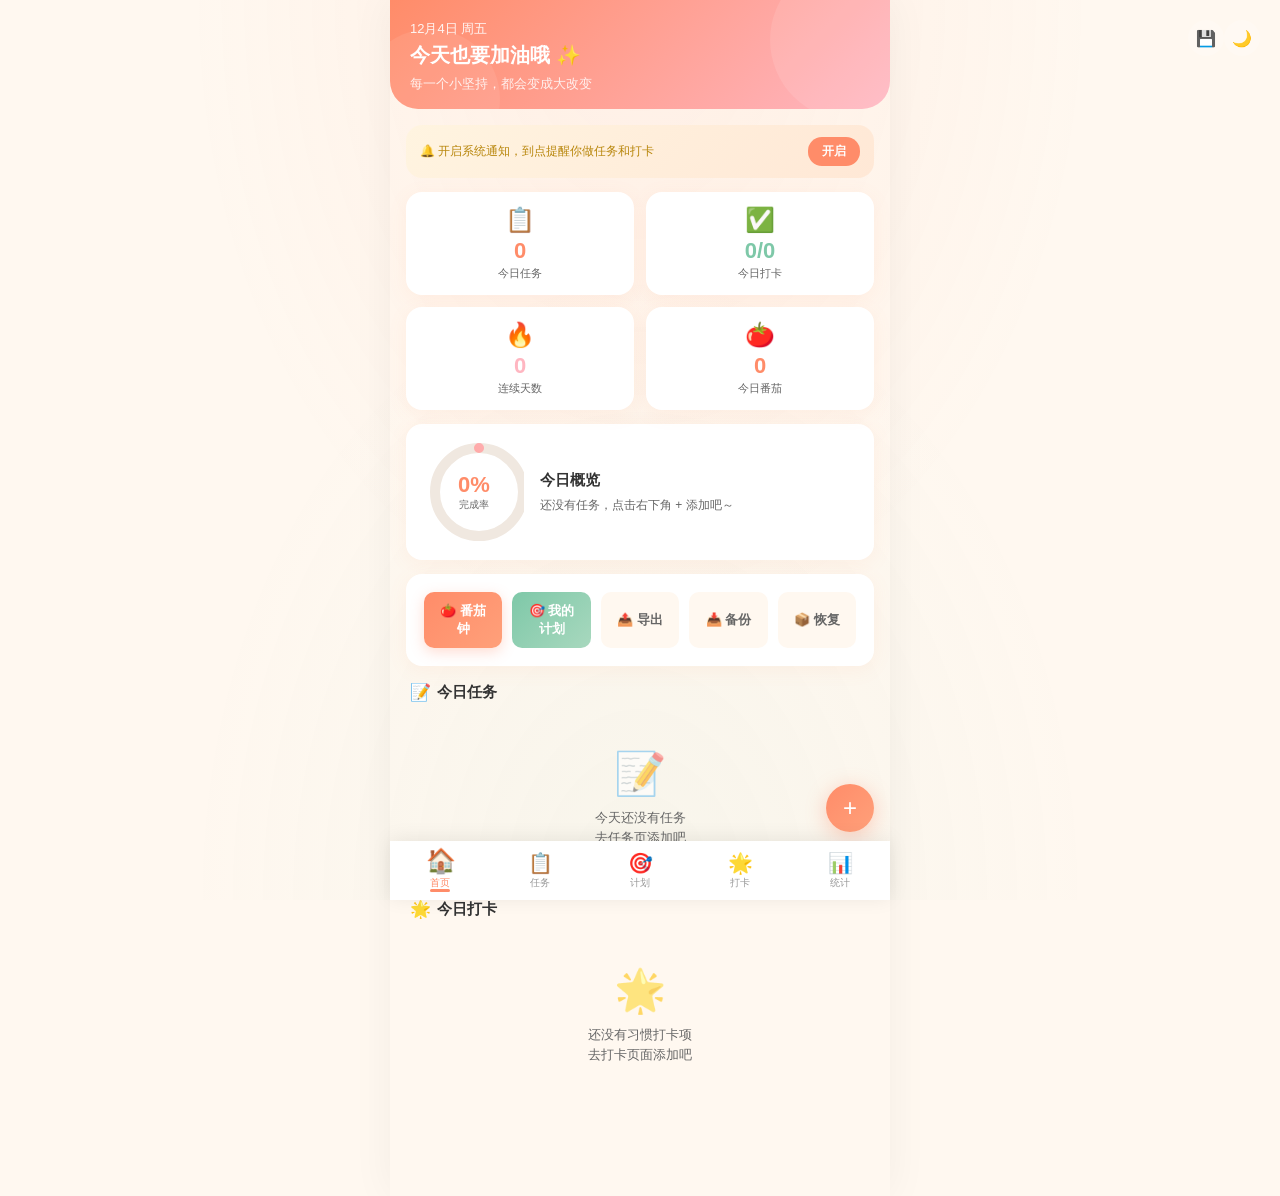
<file: checkin/index.html>
<!DOCTYPE html>
<html lang="zh-CN">
<head>
<meta charset="UTF-8">
<meta name="viewport" content="width=device-width, initial-scale=1.0, maximum-scale=1.0, user-scalable=no">
<meta name="apple-mobile-web-app-capable" content="yes">
<meta name="apple-mobile-web-app-status-bar-style" content="default">
<meta name="apple-mobile-web-app-title" content="每日打卡">
<title>每日打卡 · 遇见更好的自己</title>
<link rel="apple-touch-icon" href="[data-uri]">
<link rel="icon" type="image/png" href="[data-uri]">
<style>
:root{
  --bg:#FFF8F0;--bg-card:#FFFFFF;--primary:#FF8C69;--primary-light:#FFD4C4;
  --mint:#7EC8A8;--mint-light:#C8E6D4;--pink:#FFB6C1;--pink-light:#FFE4E8;
  --yellow:#FFD93D;--text:#333333;--text-light:#666666;--text-lighter:#999999;
  --border:#F0E8E0;--shadow:0 4px 20px rgba(255,140,105,0.08);
  --shadow-hover:0 8px 30px rgba(255,140,105,0.15);
  --radius:16px;--radius-sm:10px;--header-grad:linear-gradient(135deg,#FF8C69 0%,#FFB6C1 100%);
  --fab-grad:linear-gradient(135deg,#FF8C69 0%,#FFA07A 100%);
  --bg-overlay:rgba(0,0,0,0.4);
}
body.dark{
  --bg:#1A1A2E;--bg-card:#252540;--primary:#FF8C69;--primary-light:#5A3A2E;
  --mint:#7EC8A8;--mint-light:#2A4A3A;--pink:#FFB6C1;--pink-light:#4A2A35;
  --text:#E8E8F0;--text-light:#B0B0D0;--text-lighter:#8080A0;
  --border:#333355;--shadow:0 4px 20px rgba(0,0,0,0.3);
  --shadow-hover:0 8px 30px rgba(0,0,0,0.5);
  --header-grad:linear-gradient(135deg,#3D2B56 0%,#5C3D7A 100%);
  --fab-grad:linear-gradient(135deg,#FF8C69 0%,#E8654A 100%);
  --bg-overlay:rgba(0,0,0,0.6);
}
*{margin:0;padding:0;box-sizing:border-box;-webkit-tap-highlight-color:transparent}
html{scroll-behavior:smooth}
body{font-family:-apple-system,BlinkMacSystemFont,'Segoe UI','PingFang SC','Hiragino Sans GB','Microsoft YaHei',sans-serif;background:var(--bg);color:var(--text);min-height:100vh;padding-bottom:80px;overflow-x:hidden;transition:background .5s,color .5s}
body::before{content:'';position:fixed;top:0;left:0;right:0;bottom:0;background:radial-gradient(ellipse at top,rgba(255,140,105,0.08) 0%,transparent 50%),radial-gradient(ellipse at bottom,rgba(126,200,168,0.06) 0%,transparent 50%);pointer-events:none;z-index:0;transition:opacity .5s}
body.dark::before{opacity:0.3}
.header{padding:20px 20px 16px;background:var(--header-grad);color:white;border-radius:0 0 28px 28px;position:relative;overflow:hidden;transition:background .5s}
.header::before{content:'';position:absolute;top:-40px;right:-40px;width:160px;height:160px;background:rgba(255,255,255,0.1);border-radius:50%;animation:float 6s ease-in-out infinite}
.header::after{content:'';position:absolute;bottom:-60px;left:-30px;width:140px;height:140px;background:rgba(255,255,255,0.08);border-radius:50%;animation:float 8s ease-in-out infinite reverse}
@keyframes float{0%,100%{transform:translate(0,0)}50%{transform:translate(10px,-10px)}}
.header-date{font-size:13px;opacity:0.9;margin-bottom:4px;position:relative;z-index:1}
.header-title{font-size:20px;font-weight:700;margin-bottom:6px;position:relative;z-index:1;animation:slideInDown .5s ease}
.header-subtitle{font-size:13px;opacity:0.85;position:relative;z-index:1}
@keyframes slideInDown{from{opacity:0;transform:translateY(-10px)}to{opacity:1;transform:translateY(0)}}
.page{display:none;padding:16px;position:relative;z-index:1}
.page.active{display:block;animation:pageIn .4s cubic-bezier(0.34,1.56,0.64,1)}
@keyframes pageIn{from{opacity:0;transform:translateX(20px) scale(0.98)}to{opacity:1;transform:translateX(0) scale(1)}}
.card{background:var(--bg-card);border-radius:var(--radius);padding:18px;box-shadow:var(--shadow);margin-bottom:14px;transition:transform .3s cubic-bezier(0.34,1.56,0.64,1),box-shadow .3s,background .5s;animation:cardIn .5s ease backwards}
.card:hover{transform:translateY(-2px);box-shadow:var(--shadow-hover)}
@keyframes cardIn{from{opacity:0;transform:translateY(20px)}to{opacity:1;transform:translateY(0)}}
.stats-grid{display:grid;grid-template-columns:1fr 1fr;gap:12px;margin-bottom:14px}
.stat-card{background:var(--bg-card);border-radius:var(--radius);padding:14px;box-shadow:var(--shadow);text-align:center;transition:transform .3s cubic-bezier(0.34,1.56,0.64,1),background .5s;animation:cardIn .5s ease backwards;cursor:pointer}
.stat-card:nth-child(1){animation-delay:.05s}.stat-card:nth-child(2){animation-delay:.1s}
.stat-card:nth-child(3){animation-delay:.15s}.stat-card:nth-child(4){animation-delay:.2s}
.stat-card:active{transform:scale(0.95)}
.stat-card .icon{font-size:24px;margin-bottom:4px;animation:bounceIn .6s ease}
@keyframes bounceIn{0%{transform:scale(0)}50%{transform:scale(1.2)}100%{transform:scale(1)}}
.stat-card .value{font-size:22px;font-weight:700;color:var(--primary);font-variant-numeric:tabular-nums}
.stat-card .label{font-size:11px;color:var(--text-light);margin-top:2px}
.stat-card.mint .value{color:var(--mint)}
.stat-card.pink .value{color:var(--pink)}
.progress-section{display:flex;align-items:center;gap:16px}
.ring-container{position:relative;width:100px;height:100px;flex-shrink:0}
.ring-container svg{transform:rotate(-90deg)}
.ring-bg{fill:none;stroke:var(--border);stroke-width:10}
.ring-fill{fill:none;stroke:url(#ringGradient);stroke-width:10;stroke-linecap:round;transition:stroke-dashoffset 1s cubic-bezier(0.34,1.56,0.64,1)}
.ring-text{position:absolute;top:50%;left:50%;transform:translate(-50%,-50%);text-align:center}
.ring-text .pct{font-size:22px;font-weight:700;color:var(--primary);font-variant-numeric:tabular-nums}
.ring-text .pct-label{font-size:10px;color:var(--text-light)}
.progress-info h3{font-size:15px;margin-bottom:6px}
.progress-info p{font-size:12px;color:var(--text-light);line-height:1.5}
.section-title{font-size:15px;font-weight:600;margin:16px 4px 10px;display:flex;align-items:center;gap:6px;animation:slideInLeft .4s ease}
@keyframes slideInLeft{from{opacity:0;transform:translateX(-15px)}to{opacity:1;transform:translateX(0)}}
.section-title .emoji{font-size:17px}
.task-item{display:flex;align-items:center;gap:10px;padding:12px;background:var(--bg-card);border-radius:var(--radius-sm);margin-bottom:8px;box-shadow:0 2px 10px rgba(0,0,0,0.03);transition:transform .3s cubic-bezier(0.34,1.56,0.64,1),opacity .3s,background .5s;animation:taskIn .4s ease backwards;position:relative;overflow:hidden;touch-action:pan-y}
@keyframes taskIn{from{opacity:0;transform:translateX(-20px)}to{opacity:1;transform:translateX(0)}}
.task-item:active{transform:scale(0.98)}
.task-item.completed{opacity:0.55}
.task-item.completed .task-name{text-decoration:line-through}
.task-item.swiping{transition:none}
.checkbox{width:22px;height:22px;border:2px solid var(--text-lighter);border-radius:50%;flex-shrink:0;display:flex;align-items:center;justify-content:center;cursor:pointer;transition:all .3s cubic-bezier(0.34,1.56,0.64,1)}
.checkbox.checked{background:var(--mint);border-color:var(--mint);animation:pop .4s cubic-bezier(0.34,1.56,0.64,1)}
.checkbox.checked::after{content:'✓';color:white;font-size:13px;font-weight:700}
@keyframes pop{0%{transform:scale(1)}50%{transform:scale(1.4)}100%{transform:scale(1)}}
.task-content{flex:1;min-width:0}
.task-name{font-size:13px;font-weight:500;margin-bottom:2px;word-break:break-all}
.task-meta{font-size:10px;color:var(--text-light);display:flex;gap:6px;align-items:center;flex-wrap:wrap}
.priority-tag{font-size:9px;padding:1px 5px;border-radius:4px;font-weight:600}
.priority-high{background:#FFE4E4;color:#E74C3C}.priority-mid{background:#FFF4E0;color:#F39C12}.priority-low{background:#E8F5E9;color:#27AE60}
.task-actions{display:flex;gap:4px;flex-shrink:0}
.task-btn{width:28px;height:28px;border:none;background:transparent;color:var(--text-lighter);font-size:14px;cursor:pointer;border-radius:50%;display:flex;align-items:center;justify-content:center;transition:all .2s}
.task-btn:active{background:var(--primary-light);color:var(--primary);transform:scale(0.9)}
.task-btn.timer-active{color:var(--primary);animation:pulse 1s infinite}
@keyframes pulse{0%,100%{opacity:1;transform:scale(1)}50%{opacity:.6;transform:scale(1.1)}}
.habit-grid{display:grid;grid-template-columns:repeat(2,1fr);gap:10px}
.habit-card{background:var(--bg-card);border-radius:var(--radius);padding:14px 10px;text-align:center;box-shadow:var(--shadow);cursor:pointer;transition:all .3s cubic-bezier(0.34,1.56,0.64,1);position:relative;animation:cardIn .4s ease backwards;overflow:hidden}
.habit-card:active{transform:scale(0.94)}
.habit-card.checked{background:linear-gradient(135deg,var(--mint-light) 0%,rgba(232,248,240,0.5) 100%)}
.habit-card.checked .habit-icon{animation:bounce .5s cubic-bezier(0.34,1.56,0.64,1)}
@keyframes bounce{0%,100%{transform:translateY(0)}50%{transform:translateY(-8px)}}
.habit-icon{font-size:28px;margin-bottom:4px;transition:transform .3s}
.habit-name{font-size:12px;font-weight:600;margin-bottom:3px}
.habit-streak{font-size:10px;color:var(--mint);font-weight:600}
.habit-streak.fire{color:#FF6B35}
.habit-delete-btn{position:absolute;top:5px;right:5px;width:18px;height:18px;border:none;background:rgba(0,0,0,0.05);color:var(--text-light);font-size:11px;border-radius:50%;cursor:pointer;display:flex;align-items:center;justify-content:center;opacity:0;transition:opacity .2s}
.habit-card:active .habit-delete-btn{opacity:1}
.empty-state{text-align:center;padding:36px 16px;color:var(--text-light);animation:fadeIn .5s ease}
@keyframes fadeIn{from{opacity:0}to{opacity:1}}
.empty-state .emoji{font-size:42px;margin-bottom:10px;opacity:.6;animation:float 3s ease-in-out infinite}
.empty-state p{font-size:13px;line-height:1.5}
.bottom-nav{position:fixed;bottom:0;left:0;right:0;background:var(--bg-card);backdrop-filter:blur(20px);-webkit-backdrop-filter:blur(20px);display:flex;justify-content:space-around;padding:6px 0 calc(6px + env(safe-area-inset-bottom));box-shadow:0 -2px 20px rgba(0,0,0,0.08);z-index:100;transition:background .5s}
.nav-item{display:flex;flex-direction:column;align-items:center;gap:1px;padding:4px 8px;cursor:pointer;color:var(--text-lighter);transition:all .3s cubic-bezier(0.34,1.56,0.64,1);border:none;background:transparent;font-size:10px;position:relative}
.nav-item .nav-icon{font-size:20px;transition:transform .3s}
.nav-item.active{color:var(--primary)}
.nav-item.active .nav-icon{transform:scale(1.2) translateY(-2px)}
.nav-item.active::after{content:'';position:absolute;bottom:2px;left:50%;transform:translateX(-50%);width:20px;height:3px;background:var(--primary);border-radius:2px;animation:navIndicator .3s cubic-bezier(0.34,1.56,0.64,1)}
@keyframes navIndicator{from{width:0;opacity:0}to{width:20px;opacity:1}}
.fab{position:fixed;bottom:calc(68px + env(safe-area-inset-bottom));right:16px;width:48px;height:48px;border-radius:50%;background:var(--fab-grad);color:white;border:none;font-size:24px;box-shadow:0 4px 20px rgba(255,140,105,0.4);cursor:pointer;z-index:99;display:flex;align-items:center;justify-content:center;transition:transform .3s cubic-bezier(0.34,1.56,0.64,1);animation:fabIn .5s cubic-bezier(0.34,1.56,0.64,1)}
@keyframes fabIn{from{opacity:0;transform:scale(0) rotate(-180deg)}to{opacity:1;transform:scale(1) rotate(0)}}
.fab:active{transform:scale(0.9) rotate(90deg)}
.fab.spin{animation:spin .6s ease}
@keyframes spin{from{transform:rotate(0)}to{transform:rotate(360deg)}}
.modal-overlay{position:fixed;top:0;left:0;right:0;bottom:0;background:var(--bg-overlay);backdrop-filter:blur(4px);-webkit-backdrop-filter:blur(4px);z-index:500;display:none;align-items:flex-end;justify-content:center;opacity:0;transition:opacity .3s}
.modal-overlay.show{display:flex;opacity:1}
.modal{background:var(--bg-card);border-radius:24px 24px 0 0;width:100%;max-width:500px;padding:20px 16px calc(16px + env(safe-area-inset-bottom));transform:translateY(100%);transition:transform .4s cubic-bezier(0.34,1.56,0.64,1);max-height:88vh;overflow-y:auto}
.modal-overlay.show .modal{transform:translateY(0)}
.modal-handle{width:36px;height:4px;background:var(--text-lighter);border-radius:2px;margin:0 auto 14px}
.modal h2{font-size:17px;margin-bottom:14px;text-align:center}
.form-group{margin-bottom:12px}
.form-group label{display:block;font-size:12px;font-weight:600;margin-bottom:5px;color:var(--text)}
.form-group input,.form-group textarea,.form-group select{width:100%;padding:10px 12px;border:1.5px solid var(--border);border-radius:var(--radius-sm);font-size:13px;font-family:inherit;background:var(--bg);color:var(--text);outline:none;transition:border-color .3s,box-shadow .3s}
.form-group input:focus,.form-group textarea:focus{border-color:var(--primary);box-shadow:0 0 0 3px rgba(255,140,105,0.15)}
.form-group textarea{resize:none;min-height:50px}
.priority-selector{display:flex;gap:6px}
.priority-option{flex:1;padding:8px;text-align:center;border:1.5px solid var(--border);border-radius:var(--radius-sm);font-size:12px;cursor:pointer;background:var(--bg);transition:all .3s}
.priority-option.selected{border-color:currentColor;font-weight:600;transform:scale(1.02)}
.priority-option.high.selected{background:#FFE4E4;color:#E74C3C}.priority-option.mid.selected{background:#FFF4E0;color:#F39C12}.priority-option.low.selected{background:#E8F5E9;color:#27AE60}
.emoji-picker{display:flex;flex-wrap:wrap;gap:5px}
.emoji-option{width:34px;height:34px;display:flex;align-items:center;justify-content:center;font-size:18px;border:1.5px solid var(--border);border-radius:var(--radius-sm);cursor:pointer;background:var(--bg);transition:all .2s}
.emoji-option.selected{border-color:var(--primary);background:var(--primary-light);transform:scale(1.15)}
.btn-group{display:flex;gap:8px;margin-top:16px}
.btn{flex:1;padding:12px;border:none;border-radius:var(--radius-sm);font-size:14px;font-weight:600;cursor:pointer;font-family:inherit;transition:all .3s cubic-bezier(0.34,1.56,0.64,1)}
.btn-primary{background:var(--fab-grad);color:white;box-shadow:0 4px 14px rgba(255,140,105,0.3)}
.btn-primary:active{transform:scale(0.96)}
.btn-secondary{background:var(--bg);color:var(--text-light)}
.btn-mint{background:linear-gradient(135deg,var(--mint) 0%,#A8D8BE 100%);color:white}
.chart-card{margin-bottom:12px}
.chart-title{font-size:13px;font-weight:600;margin-bottom:12px}
.bar-chart{display:flex;align-items:flex-end;justify-content:space-between;height:120px;gap:4px;padding:0 2px}
.bar-item{flex:1;display:flex;flex-direction:column;align-items:center;gap:4px;height:100%;justify-content:flex-end}
.bar{width:100%;max-width:24px;background:linear-gradient(180deg,var(--primary) 0%,var(--primary-light) 100%);border-radius:5px 5px 0 0;transition:height .8s cubic-bezier(0.34,1.56,0.64,1);min-height:3px}
.bar.mint{background:linear-gradient(180deg,var(--mint) 0%,var(--mint-light) 100%)}
.bar-value{font-size:9px;color:var(--text-light);font-weight:600}
.bar-label{font-size:9px;color:var(--text-light)}
.heatmap{display:grid;grid-template-columns:repeat(7,1fr);gap:3px}
.heatmap-cell{aspect-ratio:1;border-radius:3px;background:var(--border);transition:transform .2s}
.heatmap-cell:hover{transform:scale(1.2)}
.heatmap-cell.level-1{background:var(--primary-light)}.heatmap-cell.level-2{background:#FFB89C}.heatmap-cell.level-3{background:var(--primary)}.heatmap-cell.level-4{background:#E66B45}
.tab-switcher{display:flex;background:var(--bg);border-radius:var(--radius-sm);padding:3px;margin-bottom:12px}
.tab-btn{flex:1;padding:7px;border:none;background:transparent;font-size:12px;font-weight:600;color:var(--text-light);cursor:pointer;border-radius:7px;font-family:inherit;transition:all .3s}
.tab-btn.active{background:var(--bg-card);color:var(--primary);box-shadow:0 2px 8px rgba(0,0,0,0.06);transform:scale(1.02)}
.celebration{position:fixed;top:50%;left:50%;transform:translate(-50%,-50%);font-size:80px;z-index:300;pointer-events:none;animation:celebrate 1.2s cubic-bezier(0.34,1.56,0.64,1)}
@keyframes celebrate{0%{opacity:0;transform:translate(-50%,-50%) scale(0.3) rotate(-20deg)}30%{opacity:1;transform:translate(-50%,-50%) scale(1.3) rotate(10deg)}60%{transform:translate(-50%,-50%) scale(1) rotate(-5deg)}100%{opacity:0;transform:translate(-50%,-80%) scale(0.8)}}
.confetti{position:fixed;width:10px;height:10px;z-index:299;pointer-events:none;animation:confettiFall 1.5s ease-out forwards}
@keyframes confettiFall{0%{opacity:1;transform:translateY(0) rotate(0)}100%{opacity:0;transform:translateY(100vh) rotate(720deg)}}
.date-nav{display:flex;align-items:center;justify-content:space-between;margin-bottom:12px}
.date-nav button{width:32px;height:32px;border:none;background:var(--bg-card);border-radius:50%;font-size:16px;cursor:pointer;box-shadow:var(--shadow);display:flex;align-items:center;justify-content:center;color:var(--text);transition:transform .2s}
.date-nav button:active{transform:scale(0.9)}
.date-nav .current-date{font-size:14px;font-weight:600;cursor:pointer;padding:7px 14px;background:var(--bg-card);border-radius:18px;box-shadow:var(--shadow);transition:transform .2s}
.date-nav .current-date:active{transform:scale(0.95)}
.plan-card{background:var(--bg-card);border-radius:var(--radius);padding:14px;box-shadow:var(--shadow);margin-bottom:10px;position:relative;overflow:hidden;transition:transform .3s,background .5s;animation:cardIn .4s ease backwards}
.plan-card:active{transform:scale(0.98)}
.plan-card::before{content:'';position:absolute;top:0;left:0;width:4px;height:100%;background:var(--primary)}
.plan-card.weekly::before{background:var(--mint)}.plan-card.monthly::before{background:var(--pink)}
.plan-card.completed{opacity:.85;background:linear-gradient(135deg,#F0F9F0,#E8F5E9)}
.plan-card.completed::before{background:#7EC8A8}
.plan-card.completed .plan-title{color:#2E7D32}
.plan-header{display:flex;justify-content:space-between;align-items:flex-start;margin-bottom:8px}
.plan-title{font-size:14px;font-weight:600;flex:1}
.plan-type-tag{font-size:10px;padding:2px 8px;border-radius:10px;font-weight:600;flex-shrink:0;margin-left:8px}
.plan-type-tag.weekly{background:var(--mint-light);color:var(--mint)}.plan-type-tag.monthly{background:var(--pink-light);color:#E88A9A}
.plan-progress-bar{height:8px;background:var(--border);border-radius:4px;overflow:hidden;margin:6px 0}
.plan-progress-fill{height:100%;border-radius:4px;transition:width 1s cubic-bezier(0.34,1.56,0.64,1)}
.plan-progress-fill.weekly{background:linear-gradient(90deg,var(--mint),#A8D8BE)}.plan-progress-fill.monthly{background:linear-gradient(90deg,var(--pink),#FFC8D4)}.plan-progress-fill.pomo{background:linear-gradient(90deg,var(--primary),var(--primary-light))}
.plan-meta{display:flex;justify-content:space-between;font-size:11px;color:var(--text-light);margin-top:4px;flex-wrap:wrap;gap:4px}
.plan-status{font-size:11px;font-weight:600;padding:2px 8px;border-radius:8px}
.plan-status.on-track{background:#E8F5E9;color:#27AE60}.plan-status.behind{background:#FFF4E0;color:#F39C12}.plan-status.urgent{background:#FFE4E4;color:#E74C3C}.plan-status.done{background:var(--mint-light);color:var(--mint)}
.plan-delete{position:absolute;top:10px;right:10px;width:22px;height:22px;border:none;background:transparent;color:var(--text-lighter);font-size:16px;cursor:pointer;border-radius:50%}
.pomodoro-overlay{position:fixed;top:0;left:0;right:0;bottom:0;z-index:250;display:none;flex-direction:column;overflow-y:auto;animation:fadeIn .3s;background:var(--bg)}
.pomodoro-overlay.show{display:flex}
.pomodoro-overlay.immersive{background:#0a0a1a !important}
.pomodoro-overlay.immersive .pomo-body,.pomodoro-overlay.immersive .pomo-controls{display:none !important}
.pomodoro-overlay.immersive .pomo-header{flex:1;display:flex;flex-direction:column;align-items:center;justify-content:center;border-radius:0}
.pomodoro-overlay.immersive .pomo-timer{font-size:120px;animation:breathe 4s ease-in-out infinite}
@keyframes breathe{0%,100%{text-shadow:0 0 20px rgba(255,255,255,0.3)}50%{text-shadow:0 0 60px rgba(255,255,255,0.6)}}
.pomo-header{padding:20px;text-align:center;color:white;position:relative;transition:background .5s;background:linear-gradient(135deg,#FF8C69 0%,#FFB6C1 100%)}
.pomo-header.focus{background:linear-gradient(135deg,#FF8C69 0%,#FF6B6B 100%)}
.pomo-header.short_break{background:linear-gradient(135deg,#7EC8A8 0%,#5BA888 100%)}
.pomo-header.long_break{background:linear-gradient(135deg,#6C9BD1 0%,#4A7BB5 100%)}
.pomo-close{position:absolute;top:16px;right:16px;width:36px;height:36px;border:none;background:rgba(255,255,255,0.2);color:white;font-size:18px;border-radius:50%;cursor:pointer;display:flex;align-items:center;justify-content:center;transition:transform .2s}
.pomo-close:active{transform:scale(0.9)}
.pomo-immersive-btn{position:absolute;top:16px;left:16px;width:36px;height:36px;border:none;background:rgba(255,255,255,0.2);color:white;font-size:16px;border-radius:50%;cursor:pointer;display:flex;align-items:center;justify-content:center}
.pomo-phase-label{font-size:14px;opacity:0.9;margin-bottom:4px;margin-top:8px}
.pomo-timer{font-size:64px;font-weight:700;font-variant-numeric:tabular-nums;letter-spacing:2px;line-height:1.1}
.pomo-task{font-size:13px;opacity:0.85;margin-top:6px;min-height:18px}
.pomo-cycle-info{font-size:11px;opacity:0.7;margin-top:4px}
.pomo-body{flex:1;background:var(--bg);padding:16px;overflow-y:auto;transition:background .5s}
.pomo-section{margin-bottom:16px}
.pomo-section-title{font-size:13px;font-weight:600;margin-bottom:8px;display:flex;align-items:center;gap:6px}
.pomo-linked-card{background:var(--bg-card);border-radius:var(--radius-sm);padding:12px;display:flex;align-items:center;gap:10px;box-shadow:var(--shadow);margin-bottom:8px;cursor:pointer;transition:transform .2s}
.pomo-linked-card:active{transform:scale(0.98)}
.pomo-linked-icon{font-size:24px}.pomo-linked-info{flex:1;min-width:0}
.pomo-linked-name{font-size:13px;font-weight:600;white-space:nowrap;overflow:hidden;text-overflow:ellipsis}
.pomo-linked-meta{font-size:11px;color:var(--text-light)}
.pomo-change-btn{font-size:11px;color:var(--primary);background:none;border:none;cursor:pointer;font-weight:600}
.pomo-queue-item{background:var(--bg-card);border-radius:var(--radius-sm);padding:10px 12px;margin-bottom:6px;display:flex;align-items:center;gap:10px;box-shadow:0 2px 8px rgba(0,0,0,0.03);transition:transform .2s}
.pomo-queue-item.active{border:2px solid var(--primary);padding:8px 10px}
.pomo-queue-item.done{opacity:0.5}
.pomo-queue-name{flex:1;font-size:13px;font-weight:500;min-width:0;white-space:nowrap;overflow:hidden;text-overflow:ellipsis}
.pomo-queue-progress{font-size:10px;color:var(--text-light);flex-shrink:0}
.pomo-queue-start{width:30px;height:30px;border:none;border-radius:50%;background:var(--primary);color:white;font-size:14px;cursor:pointer;flex-shrink:0;display:flex;align-items:center;justify-content:center;transition:transform .2s}
.pomo-queue-start:active{transform:scale(0.9)}
.pomo-queue-del{width:24px;height:24px;border:none;background:transparent;color:var(--text-lighter);font-size:14px;cursor:pointer;flex-shrink:0}
.pomo-records-item{background:var(--bg-card);border-radius:var(--radius-sm);padding:8px 12px;margin-bottom:4px;display:flex;align-items:center;gap:8px;font-size:12px;animation:cardIn .3s ease}
.pomo-records-time{color:var(--text-light);flex-shrink:0;font-size:11px}
.pomo-records-name{flex:1;min-width:0;white-space:nowrap;overflow:hidden;text-overflow:ellipsis}
.pomo-records-dur{color:var(--primary);font-weight:600;flex-shrink:0;font-size:11px}
.pomo-controls{display:flex;gap:12px;align-items:center;justify-content:center;padding:16px;background:var(--bg);transition:background .5s}
.pomo-btn{width:52px;height:52px;border-radius:50%;border:none;font-size:20px;cursor:pointer;display:flex;align-items:center;justify-content:center;transition:transform .3s cubic-bezier(0.34,1.56,0.64,1);background:var(--bg-card);color:var(--text);box-shadow:var(--shadow)}
.pomo-btn:active{transform:scale(0.9)}
.pomo-btn.play{background:var(--fab-grad);color:white;width:64px;height:64px;font-size:26px;box-shadow:0 4px 16px rgba(255,140,105,0.4)}
.pomo-duration-row{display:flex;gap:8px;justify-content:center;margin-bottom:12px;flex-wrap:wrap}
.pomo-dur-btn{padding:6px 14px;border:1.5px solid var(--border);border-radius:16px;background:var(--bg-card);font-size:12px;cursor:pointer;color:var(--text-light);font-family:inherit;transition:all .2s}
.pomo-dur-btn.active{border-color:var(--primary);color:var(--primary);font-weight:600;background:var(--primary-light)}
.timer-bar{position:fixed;top:0;left:0;right:0;background:linear-gradient(90deg,var(--primary),var(--pink));color:white;padding:8px 16px;font-size:13px;font-weight:600;z-index:150;display:none;align-items:center;justify-content:space-between;animation:slideDown .3s}
.timer-bar.show{display:flex}
@keyframes slideDown{from{transform:translateY(-100%)}to{transform:translateY(0)}}
.timer-bar .timer-time{font-variant-numeric:tabular-nums}
.timer-bar .timer-actions{display:flex;gap:8px}
.timer-bar button{background:rgba(255,255,255,0.25);border:none;color:white;padding:4px 10px;border-radius:12px;font-size:11px;cursor:pointer;font-family:inherit}
.permission-banner{background:linear-gradient(135deg,#FFF4E0,#FFE8D6);border-radius:var(--radius);padding:12px 14px;margin-bottom:14px;display:flex;align-items:center;gap:10px;animation:cardIn .4s ease}
.permission-banner .msg{flex:1;font-size:12px;color:#B8860B}
.permission-banner button{background:var(--primary);color:white;border:none;padding:6px 14px;border-radius:14px;font-size:12px;cursor:pointer;font-family:inherit;font-weight:600;flex-shrink:0}
.link-select-item{display:flex;align-items:center;gap:10px;padding:10px;border-radius:var(--radius-sm);cursor:pointer;transition:background .2s;margin-bottom:4px}
.link-select-item:active{background:var(--bg)}
.link-select-item.selected{background:var(--primary-light)}
.link-select-icon{font-size:22px;flex-shrink:0}
.link-select-info{flex:1;min-width:0}
.link-select-name{font-size:13px;font-weight:500;white-space:nowrap;overflow:hidden;text-overflow:ellipsis}
.link-select-meta{font-size:11px;color:var(--text-light)}
.pull-refresh{position:absolute;top:0;left:50%;transform:translateX(-50%);width:40px;height:40px;display:flex;align-items:center;justify-content:center;font-size:20px;opacity:0;transition:opacity .3s;z-index:50}
.pull-refresh.show{opacity:1;animation:spin 1s linear infinite}
.long-press-menu{position:fixed;background:var(--bg-card);border-radius:12px;box-shadow:0 8px 30px rgba(0,0,0,0.2);padding:6px;z-index:300;min-width:140px;animation:popIn .2s cubic-bezier(0.34,1.56,0.64,1)}
@keyframes popIn{from{opacity:0;transform:scale(0.8)}to{opacity:1;transform:scale(1)}}
.long-press-menu button{display:block;width:100%;text-align:left;padding:8px 12px;border:none;background:transparent;color:var(--text);font-size:13px;cursor:pointer;border-radius:8px;font-family:inherit;transition:background .2s}
.long-press-menu button:active{background:var(--primary-light)}
.export-checklist{display:flex;flex-direction:column;gap:8px}
.export-checklist label{display:flex;align-items:center;gap:10px;padding:10px 12px;background:var(--bg);border-radius:var(--radius-sm);cursor:pointer;font-size:13px;transition:background .2s}
.export-checklist label:active{background:var(--primary-light)}
.export-checklist input[type=checkbox]{width:18px;height:18px;accent-color:var(--primary)}
.export-preview{background:var(--bg);border-radius:var(--radius-sm);padding:12px;max-height:200px;overflow-y:auto;font-size:11px;color:var(--text-light);white-space:pre-wrap;word-break:break-all;font-family:monospace}
.theme-toggle{position:absolute;top:20px;right:20px;width:36px;height:36px;border:none;background:rgba(255,255,255,0.2);color:white;font-size:16px;border-radius:50%;cursor:pointer;display:flex;align-items:center;justify-content:center;z-index:2;transition:transform .3s}
.theme-toggle:active{transform:scale(0.9) rotate(180deg)}
.toast{position:fixed;bottom:100px;left:50%;transform:translateX(-50%);background:var(--bg-card);color:var(--text);padding:10px 20px;border-radius:20px;box-shadow:0 4px 20px rgba(0,0,0,0.15);font-size:13px;z-index:400;animation:toastIn .3s cubic-bezier(0.34,1.56,0.64,1),toastOut .3s ease 1.7s forwards}
@keyframes toastIn{from{opacity:0;transform:translateX(-50%) translateY(20px)}to{opacity:1;transform:translateX(-50%) translateY(0)}}
@keyframes toastOut{to{opacity:0;transform:translateX(-50%) translateY(-10px)}}
@media(min-width:500px){
  body{max-width:500px;margin:0 auto;box-shadow:0 0 40px rgba(0,0,0,0.05)}
  .bottom-nav{max-width:500px;left:50%;transform:translateX(-50%)}
  .fab{right:calc(50% - 234px)}
}

/* ============ 模板功能样式 ============ */
.template-entry-bar {
  display: flex;
  gap: 8px;
  margin-bottom: 12px;
  padding: 0 4px;
}
.template-entry-btn {
  flex: 1;
  padding: 10px 16px;
  background: linear-gradient(135deg, #667eea 0%, #764ba2 100%);
  color: white;
  border: none;
  border-radius: 12px;
  font-size: 14px;
  font-weight: 600;
  cursor: pointer;
  transition: all 0.2s;
  box-shadow: 0 4px 12px rgba(102, 126, 234, 0.3);
}
.template-entry-btn:active {
  transform: scale(0.97);
  box-shadow: 0 2px 6px rgba(102, 126, 234, 0.3);
}
.template-list {
  max-height: 50vh;
  overflow-y: auto;
}
.template-cats {
  display: flex;
  gap: 6px;
  flex-wrap: wrap;
  margin-bottom: 12px;
  padding-bottom: 12px;
  border-bottom: 1px solid var(--border);
}
.template-cat-btn {
  padding: 6px 14px;
  background: var(--bg-secondary);
  border: 1px solid var(--border);
  border-radius: 20px;
  font-size: 12px;
  color: var(--text);
  cursor: pointer;
  transition: all 0.2s;
}
.template-cat-btn.active {
  background: var(--primary);
  color: white;
  border-color: var(--primary);
}
.template-card {
  display: flex;
  align-items: center;
  gap: 12px;
  padding: 12px;
  background: var(--bg-card);
  border: 1px solid var(--border);
  border-radius: 12px;
  margin-bottom: 8px;
  animation: slideUp 0.3s ease both;
  transition: all 0.2s;
}
.template-card:active {
  transform: scale(0.98);
  border-color: var(--primary);
}
.template-icon {
  font-size: 28px;
  width: 44px;
  height: 44px;
  display: flex;
  align-items: center;
  justify-content: center;
  background: var(--bg-secondary);
  border-radius: 10px;
  flex-shrink: 0;
}
.template-info {
  flex: 1;
  min-width: 0;
}
.template-name {
  font-size: 14px;
  font-weight: 600;
  color: var(--text);
  margin-bottom: 4px;
  white-space: nowrap;
  overflow: hidden;
  text-overflow: ellipsis;
}
.template-meta {
  font-size: 11px;
  color: var(--text-light);
  display: flex;
  gap: 6px;
  flex-wrap: wrap;
  align-items: center;
}
.template-cat-tag {
  background: var(--bg-secondary);
  padding: 2px 8px;
  border-radius: 10px;
  font-size: 10px;
}
.template-actions {
  display: flex;
  gap: 4px;
  flex-shrink: 0;
}
.template-apply-btn, .template-edit-btn, .template-del-btn {
  width: 32px;
  height: 32px;
  border: none;
  border-radius: 8px;
  font-size: 14px;
  cursor: pointer;
  display: flex;
  align-items: center;
  justify-content: center;
  transition: all 0.2s;
}
.template-apply-btn {
  background: #e8f5e9;
  color: #2e7d32;
}
.template-apply-btn:active {
  background: #c8e6c9;
}
.template-edit-btn {
  background: #fff3e0;
  color: #e65100;
}
.template-edit-btn:active {
  background: #ffe0b2;
}
.template-del-btn {
  background: #ffebee;
  color: #c62828;
}
.template-del-btn:active {
  background: #ffcdd2;
}
.template-picker-modal {
  max-width: 420px;
}
.modal-template-hint {
  padding: 0 20px 12px;
}
.btn-template-quick {
  width: 100%;
  padding: 10px;
  background: linear-gradient(135deg, #f093fb 0%, #f5576c 100%);
  color: white;
  border: none;
  border-radius: 10px;
  font-size: 13px;
  font-weight: 600;
  cursor: pointer;
  transition: all 0.2s;
}
.btn-template-quick:active {
  transform: scale(0.98);
}
.tpl-field {
  display: none;
}
@keyframes slideUp {
  from { opacity: 0; transform: translateY(10px); }
  to { opacity: 1; transform: translateY(0); }
}


/* 模板类型切换 */
.tpl-type-switcher {
  display: flex;
  gap: 8px;
}
.tpl-type-btn {
  flex: 1;
  padding: 10px;
  background: var(--bg-secondary);
  border: 2px solid var(--border);
  border-radius: 10px;
  font-size: 13px;
  font-weight: 600;
  color: var(--text);
  cursor: pointer;
  transition: all 0.2s;
}
.tpl-type-btn.active {
  background: linear-gradient(135deg, #667eea 0%, #764ba2 100%);
  color: white;
  border-color: transparent;
  box-shadow: 0 4px 12px rgba(102, 126, 234, 0.3);
}
.tpl-type-btn:active {
  transform: scale(0.97);
}

/* 模板预览 */
.tpl-preview-section {
  margin-top: 16px;
  padding-top: 16px;
  border-top: 1px solid var(--border);
}
.tpl-preview-title {
  font-size: 13px;
  font-weight: 600;
  color: var(--text);
  margin-bottom: 10px;
}
.tpl-preview-card {
  background: var(--bg-card);
  border: 1px solid var(--border);
  border-radius: 12px;
  padding: 14px;
  min-height: 60px;
  display: flex;
  align-items: center;
  gap: 12px;
}
.tpl-preview-icon {
  font-size: 32px;
  width: 48px;
  height: 48px;
  display: flex;
  align-items: center;
  justify-content: center;
  background: var(--bg-secondary);
  border-radius: 10px;
  flex-shrink: 0;
}
.tpl-preview-info {
  flex: 1;
  min-width: 0;
}
.tpl-preview-name {
  font-size: 14px;
  font-weight: 600;
  color: var(--text);
  margin-bottom: 4px;
}
.tpl-preview-meta {
  font-size: 11px;
  color: var(--text-light);
  display: flex;
  gap: 6px;
  flex-wrap: wrap;
}
.tpl-preview-tag {
  background: var(--bg-secondary);
  padding: 2px 8px;
  border-radius: 10px;
}

</style>
</head>
<body>

<button class="theme-toggle" id="themeToggle" onclick="toggleTheme()" title="切换主题">🌙</button>
<button class="theme-toggle" onclick="openDataManager()" title="数据管理" style="right:56px">💾</button>

<div class="timer-bar" id="timerBar">
  <span id="timerBarLabel">⏱ 计时中</span>
  <span class="timer-time" id="timerBarTime">00:00</span>
  <span class="timer-actions">
    <button onclick="toggleTimer()">暂停</button>
    <button onclick="stopTimer()">结束</button>
  </span>
</div>

<div class="header">
  <div class="header-date" id="headerDate"></div>
  <div class="header-title" id="headerTitle">今天也要加油哦 ✨</div>
  <div class="header-subtitle" id="headerSubtitle">每一个小坚持，都会变成大改变</div>
</div>

<div class="pull-refresh" id="pullRefresh">🔄</div>

<!-- 首页 -->
<div class="page active" id="page-home">
  <div id="permissionBanner"></div>
  <div class="stats-grid">
    <div class="stat-card" onclick="switchPage('tasks',document.querySelectorAll('.nav-item')[1])"><div class="icon">📋</div><div class="value" id="statTasks">0/0</div><div class="label">今日任务</div></div>
    <div class="stat-card mint" onclick="switchPage('habits',document.querySelectorAll('.nav-item')[3])"><div class="icon">✅</div><div class="value" id="statCheckins">0/0</div><div class="label">今日打卡</div></div>
    <div class="stat-card pink"><div class="icon">🔥</div><div class="value" id="statStreak">0</div><div class="label">连续天数</div></div>
    <div class="stat-card" onclick="openPomodoro()"><div class="icon">🍅</div><div class="value" id="statPomo">0</div><div class="label">今日番茄</div></div>
  </div>
  <div class="card">
    <div class="progress-section">
      <div class="ring-container">
        <svg width="100" height="100" viewBox="0 0 100 100">
          <defs><linearGradient id="ringGradient" x1="0%" y1="0%" x2="100%" y2="100%"><stop offset="0%" style="stop-color:#FF8C69"/><stop offset="100%" style="stop-color:#FFB6C1"/></linearGradient></defs>
          <circle class="ring-bg" cx="50" cy="55" r="44"/>
          <circle class="ring-fill" id="ringFill" cx="50" cy="55" r="44" stroke-dasharray="276.5" stroke-dashoffset="276.5"/>
        </svg>
        <div class="ring-text"><div class="pct" id="ringPct">0%</div><div class="pct-label">完成率</div></div>
      </div>
      <div class="progress-info">
        <h3>今日概览</h3>
        <p id="progressDesc">还没有任务，点击右下角 + 添加吧～</p>
      </div>
    </div>
  </div>
  <div class="card" style="display:flex;gap:10px;">
    <button class="btn btn-primary" style="flex:1;padding:10px;font-size:13px;" onclick="openPomodoro()">🍅 番茄钟</button>
    <button class="btn btn-mint" style="flex:1;padding:10px;font-size:13px;" onclick="switchPage('plans',document.querySelectorAll('.nav-item')[2])">🎯 我的计划</button>
    <button class="btn btn-secondary" style="flex:1;padding:10px;font-size:13px;" onclick="openExportModal()">📤 导出</button>
    <button class="btn btn-secondary" style="flex:1;padding:10px;font-size:13px;" onclick="backupData()">📥 备份</button>
    <button class="btn btn-secondary" style="flex:1;padding:10px;font-size:13px;" onclick="restoreData()">📦 恢复</button>
    <input type="file" id="restoreFileInput" accept=".json,application/json" hidden onchange="handleRestoreFile(this)">
  </div>
  <div class="section-title"><span class="emoji">📝</span>今日任务</div>
  <div id="homeTasks"></div>
  <div class="section-title"><span class="emoji">🌟</span>今日打卡</div>
  <div id="homeHabits"></div>
</div>

<!-- 任务页 -->
<div class="page" id="page-tasks">
  <div class="date-nav">
    <button onclick="changeDate(-1)">‹</button>
    <div class="current-date" id="tasksDate" onclick="resetDate()">今天</div>
    <button onclick="changeDate(1)">›</button>
  </div>
  <div class="template-entry-bar"><button class="template-entry-btn" onclick="openTemplatePicker('task')">📋 从模板添加任务</button></div>
  <div id="tasksList"></div>
</div>

<!-- 计划页 -->
<div class="page" id="page-plans">
  <div class="tab-switcher">
    <button class="tab-btn active" onclick="switchPlanTab('all',this)">全部</button>
    <button class="tab-btn" onclick="switchPlanTab('weekly',this)">周计划</button>
    <button class="tab-btn" onclick="switchPlanTab('monthly',this)">月计划</button>
  </div>
  <div class="template-entry-bar"><button class="template-entry-btn" onclick="openTemplatePicker('plan')">📋 从模板添加计划</button></div>
  <div id="plansList"></div>
</div>

<!-- 打卡页 -->
<div class="page" id="page-habits">
  <div class="card" style="text-align:center;background:linear-gradient(135deg,#FFF0E8 0%,#FFE4E8 100%)">
    <div style="font-size:32px;margin-bottom:6px">🌱</div>
    <div style="font-size:14px;font-weight:600;margin-bottom:3px">习惯的力量</div>
    <div style="font-size:11px;color:var(--text-light)">每天进步一点点，遇见更好的自己</div>
  </div>
  <div class="section-title"><span class="emoji">⭐</span>我的习惯</div>
  <div class="template-entry-bar"><button class="template-entry-btn" onclick="openTemplatePicker('habit')">📋 从模板添加习惯</button></div>
  <div class="habit-grid" id="habitsGrid"></div>
</div>

<!-- 统计页 -->
<div class="page" id="page-stats">
  <div class="tab-switcher">
    <button class="tab-btn active" onclick="switchStatsTab('week',this)">本周</button>
    <button class="tab-btn" onclick="switchStatsTab('month',this)">本月</button>
  </div>
  <div class="card chart-card"><div class="chart-title">📊 任务完成趋势</div><div class="bar-chart" id="taskChart"></div></div>
  <div class="card chart-card"><div class="chart-title">✅ 打卡完成趋势</div><div class="bar-chart" id="habitChart"></div></div>
  <div class="card chart-card">
    <div class="chart-title">🔥 打卡热力图（近28天）</div>
    <div class="heatmap" id="heatmap"></div>
  </div>
  <div class="card">
    <div class="chart-title">📈 数据总览</div>
    <div style="display:grid;grid-template-columns:1fr 1fr;gap:10px">
      <div style="text-align:center;padding:8px"><div style="font-size:22px;font-weight:700;color:var(--primary)" id="totalTasksDone">0</div><div style="font-size:10px;color:var(--text-light)">累计完成任务</div></div>
      <div style="text-align:center;padding:8px"><div style="font-size:22px;font-weight:700;color:var(--mint)" id="totalCheckins">0</div><div style="font-size:10px;color:var(--text-light)">累计打卡次数</div></div>
      <div style="text-align:center;padding:8px"><div style="font-size:22px;font-weight:700;color:var(--pink)" id="bestStreak">0</div><div style="font-size:10px;color:var(--text-light)">最长连续打卡</div></div>
      <div style="text-align:center;padding:8px"><div style="font-size:22px;font-weight:700;color:#F39C12" id="avgRate">0%</div><div style="font-size:10px;color:var(--text-light)">平均完成率</div></div>
    </div>
  </div>
</div>

<!-- 底部导航 -->
<div class="bottom-nav">
  <button class="nav-item active" onclick="switchPage('home',this)"><span class="nav-icon">🏠</span><span>首页</span></button>
  <button class="nav-item" onclick="switchPage('tasks',this)"><span class="nav-icon">📋</span><span>任务</span></button>
  <button class="nav-item" onclick="switchPage('plans',this)"><span class="nav-icon">🎯</span><span>计划</span></button>
  <button class="nav-item" onclick="switchPage('habits',this)"><span class="nav-icon">🌟</span><span>打卡</span></button>
  <button class="nav-item" onclick="switchPage('stats',this)"><span class="nav-icon">📊</span><span>统计</span></button>
</div>

<button class="fab" id="fabBtn" onclick="openAddModal()">+</button>

<!-- 任务弹窗 -->
<div class="modal-overlay" id="taskModal">
  <div class="modal">
    <div class="modal-handle"></div>
    <h2>添加任务</h2>
    <div class="modal-template-hint"><button class="btn-template-quick" onclick="closeModal('taskModal');openTemplatePicker('task')">📋 从模板快速添加</button></div>
    <div class="form-group"><label>任务名称</label><input type="text" id="taskName" placeholder="例如：阅读30分钟" maxlength="50"></div>
    <div class="form-group"><label>备注（可选）</label><textarea id="taskNote" placeholder="写点什么..." maxlength="200"></textarea></div>
    <div class="form-group"><label>优先级</label>
      <div class="priority-selector">
        <div class="priority-option low" data-priority="low" onclick="selectPriority(this)">🟢 低</div>
        <div class="priority-option mid selected" data-priority="mid" onclick="selectPriority(this)">🟡 中</div>
        <div class="priority-option high" data-priority="high" onclick="selectPriority(this)">🔴 高</div>
      </div>
    </div>
    <div class="form-group"><label>预计用时（分钟）</label><input type="number" id="taskDuration" placeholder="30" min="1" max="480"></div>
    <div class="form-group"><label>提醒时间（可选）</label><input type="time" id="taskReminder"></div>
    <div class="form-group" id="taskCompletedGroup" style="display:none"><label>完成状态</label><div class="priority-selector"><div class="priority-option low" data-completed="false" onclick="selectTaskCompleted(this)">⬜ 未完成</div><div class="priority-option mid selected" data-completed="true" onclick="selectTaskCompleted(this)">✅ 已完成</div></div></div>
    <div class="btn-group">
      <button class="btn btn-secondary" onclick="closeModal('taskModal')">取消</button>
      <button class="btn btn-mint" id="taskSaveAsTplBtn" style="display:none" onclick="saveEditingTaskAsTemplate()">📋 存为模板</button>
      <button class="btn btn-primary" id="taskSaveBtn" onclick="saveTask()">保存</button>
    </div>
  </div>
</div>

<!-- 习惯弹窗 -->
<div class="modal-overlay" id="habitModal">
  <div class="modal">
    <div class="modal-handle"></div>
    <h2>添加习惯</h2>
    <div class="modal-template-hint"><button class="btn-template-quick" onclick="closeModal('habitModal');openTemplatePicker('habit')">📋 从模板快速添加</button></div>
    <div class="form-group"><label>习惯名称</label><input type="text" id="habitName" placeholder="例如：早起喝水" maxlength="20"></div>
    <div class="form-group"><label>选择图标</label><div class="emoji-picker" id="emojiPicker"></div></div>
    <div class="form-group"><label>每日提醒时间（可选）</label><input type="time" id="habitReminder"></div>
    <div class="btn-group">
      <button class="btn btn-secondary" onclick="closeModal('habitModal')">取消</button>
      <button class="btn btn-mint" id="habitSaveAsTplBtn" style="display:none" onclick="saveEditingHabitAsTemplate()">📋 存为模板</button>
      <button class="btn btn-primary" id="habitSaveBtn" onclick="saveHabit()">保存</button>
    </div>
  </div>
</div>

<!-- 计划弹窗 -->
<div class="modal-overlay" id="planModal">
  <div class="modal">
    <div class="modal-handle"></div>
    <h2>添加计划</h2>
    <div class="modal-template-hint"><button class="btn-template-quick" onclick="closeModal('planModal');openTemplatePicker('plan')">📋 从模板快速添加</button></div>
    <div class="form-group"><label>计划类型</label>
      <div class="priority-selector">
        <div class="priority-option mid selected" data-plan-type="weekly" onclick="selectPlanType(this)">📅 周计划</div>
        <div class="priority-option low" data-plan-type="monthly" onclick="selectPlanType(this)">📆 月计划</div>
      </div>
    </div>
    <div class="form-group"><label>计划名称</label><input type="text" id="planName" placeholder="例如：本周跑步3次" maxlength="30"></div>
    <div class="form-group"><label>次数目标（可选）</label><input type="number" id="planTarget" placeholder="如：3次" min="1" max="999"></div>
    <div class="form-group"><label>🍅 番茄数目标（可选）</label><input type="number" id="planPomoTarget" placeholder="如：20个番茄" min="1" max="999"></div>
    <div class="form-group" id="planProgressAdjustGroup" style="display:none;background:var(--bg-secondary);border-radius:8px;padding:10px">
      <label style="font-size:13px">📊 调整当前进度（不会影响自动累计）</label>
      <div style="display:flex;gap:8px;margin-top:6px">
        <input type="number" id="planCurrentCount" placeholder="次数" min="0" max="999" style="flex:1;padding:8px;border:1px solid var(--border);border-radius:8px;font-size:13px">
        <input type="number" id="planCurrentPomo" placeholder="番茄" min="0" max="999" style="flex:1;padding:8px;border:1px solid var(--border);border-radius:8px;font-size:13px">
      </div>
      <div style="font-size:11px;color:var(--text-light);margin-top:4px">调整次数会同步补记/删除打卡记录；调整番茄数会补录/删除番茄记录</div>
    </div>
    <div class="form-group"><label>关联习惯（完成即计入次数进度）</label>
      <div id="planHabitsSelect" style="display:flex;flex-wrap:wrap;gap:6px"></div>
    </div>
    <div class="form-group"><label>选择图标</label><div class="emoji-picker" id="planEmojiPicker"></div></div>
    <div class="form-group" id="planCompletedGroup" style="display:none"><label>完成状态</label><div class="priority-selector"><div class="priority-option low" data-plan-completed="false" onclick="selectPlanCompleted(this)">⬜ 未完成</div><div class="priority-option mid selected" data-plan-completed="true" onclick="selectPlanCompleted(this)">✅ 已完成</div></div></div>
    <div class="btn-group">
      <button class="btn btn-secondary" onclick="closeModal('planModal')">取消</button>
      <button class="btn btn-mint" id="planSaveAsTplBtn" style="display:none" onclick="saveEditingPlanAsTemplate()">📋 存为模板</button>
      <button class="btn btn-primary" id="planSaveBtn" onclick="savePlan()">保存</button>
    </div>
  </div>
</div>

<!-- 计划进度详情弹窗 -->
<div class="modal-overlay" id="planProgressModal">
  <div class="modal">
    <div class="modal-handle"></div>
    <div id="planProgressContent"></div>
    <div class="btn-group" style="margin-top:16px">
      <button class="btn btn-primary" onclick="closeModal('planProgressModal')">关闭</button>
    </div>
  </div>
</div>

<!-- 计划进度调整弹窗 -->
<div class="modal-overlay" id="planAdjustModal">
  <div class="modal">
    <div class="modal-handle"></div>
    <h2 style="margin-bottom:12px">📊 调整计划进度</h2>
    <div id="planAdjustContent"></div>
    <div class="btn-group" style="margin-top:16px">
      <button class="btn btn-secondary" onclick="closeModal('planAdjustModal')">取消</button>
      <button class="btn btn-primary" onclick="savePlanAdjust()">保存调整</button>
    </div>
  </div>
</div>

<!-- 导出弹窗 -->
<div class="modal-overlay" id="exportModal">
  <div class="modal">
    <div class="modal-handle"></div>
    <h2>📤 导出数据</h2>
    <div class="form-group"><label>选择导出内容</label>
      <div class="export-checklist">
        <label><input type="checkbox" class="export-check" value="tasks" checked> 📋 任务记录</label>
        <label><input type="checkbox" class="export-check" value="habits" checked> 🌟 打卡记录</label>
        <label><input type="checkbox" class="export-check" value="plans" checked> 🎯 计划进度</label>
        <label><input type="checkbox" class="export-check" value="pomodoro" checked> 🍅 番茄记录</label>
      </div>
    </div>
    <div class="form-group"><label>预览（Markdown格式）</label>
      <div class="export-preview" id="exportPreview">点击下方"生成预览"查看</div>
    </div>
    <div class="btn-group">
      <button class="btn btn-secondary" onclick="generateExportPreview()">生成预览</button>
      <button class="btn btn-mint" onclick="copyExport()">📋 复制</button>
      <button class="btn btn-primary" onclick="downloadExport()">💾 下载MD</button>
    </div>
  </div>
</div>

<!-- 番茄钟 -->
<div class="pomodoro-overlay" id="pomodoroOverlay">
  <div class="pomo-header focus" id="pomoHeader">
    <button class="pomo-close" onclick="closePomodoro()">✕</button>
    <button class="pomo-immersive-btn" onclick="toggleImmersive()" title="沉浸模式">⛶</button>
    <div class="pomo-phase-label" id="pomoPhaseLabel">专注时间</div>
    <div class="pomo-timer" id="pomoTimer">25:00</div>
    <div class="pomo-task" id="pomoTask">选择一个任务开始专注</div>
    <div class="pomo-cycle-info" id="pomoCycleInfo">本轮第 0/4 个番茄</div>
  </div>
  <div class="pomo-body">
    <div class="pomo-section">
      <div class="pomo-section-title">🎯 当前关联</div>
      <div id="pomoLinkedDisplay">
        <div class="pomo-linked-card" style="justify-content:center;color:var(--text-light);font-size:12px;" onclick="openLinkSelector()">
          点击选择关联的计划/任务 →
        </div>
      </div>
    </div>
    <div class="pomo-section" id="pomoDurationSection">
      <div class="pomo-section-title">⏱ 专注时长</div>
      <div class="pomo-duration-row" id="pomoDurationRow">
        <button class="pomo-dur-btn active" onclick="setPomoDuration(25,this)">25分</button>
        <button class="pomo-dur-btn" onclick="setPomoDuration(45,this)">45分</button>
        <button class="pomo-dur-btn" onclick="setPomoDuration(15,this)">15分</button>
        <button class="pomo-dur-btn" onclick="setPomoDuration(50,this)">50分</button>
        <button class="pomo-dur-btn" onclick="customPomoDuration()">自定义</button>
      </div>
    </div>
    <div class="pomo-section">
      <div class="pomo-section-title" style="justify-content:space-between;display:flex">
        <span>📋 今日番茄队列</span>
        <button class="pomo-change-btn" onclick="openQueueAdd()">+ 添加</button>
      </div>
      <div id="pomoQueueList"></div>
    </div>
    <div class="pomo-section">
      <div class="pomo-section-title">📝 今日番茄记录</div>
      <div id="pomoRecordsList"></div>
    </div>
  </div>
  <div class="pomo-controls">
    <button class="pomo-btn" onclick="resetPomodoro()" title="重置">↺</button>
    <button class="pomo-btn play" id="pomoPlayBtn" onclick="togglePomodoro()">▶</button>
    <button class="pomo-btn" onclick="skipPomodoro()" title="跳过">⏭</button>
  </div>
</div>

<!-- 关联选择弹窗 -->
<div class="modal-overlay" id="linkModal">
  <div class="modal">
    <div class="modal-handle"></div>
    <h2>选择关联</h2>
    <div class="tab-switcher">
      <button class="tab-btn active" onclick="switchLinkTab('plans',this)">计划</button>
      <button class="tab-btn" onclick="switchLinkTab('tasks',this)">今日任务</button>
      <button class="tab-btn" onclick="switchLinkTab('none',this)">不关联</button>
    </div>
    <div id="linkSelectList"></div>
    <div class="btn-group">
      <button class="btn btn-secondary" onclick="closeModal('linkModal')">取消</button>
    </div>
  </div>
</div>

<!-- 队列添加弹窗 -->
<div class="modal-overlay" id="queueModal">
  <div class="modal">
    <div class="modal-handle"></div>
    <h2>添加番茄任务</h2>
    <div class="form-group"><label>任务名称</label><input type="text" id="queueName" placeholder="例如：写项目方案" maxlength="30"></div>
    <div class="form-group"><label>关联计划（可选）</label>
      <select id="queuePlan"><option value="">不关联</option></select>
    </div>
    <div class="form-group"><label>预估番茄数（可选）</label><input type="number" id="queueEstPomo" placeholder="如：3" min="1" max="20"></div>
    <div class="btn-group">
      <button class="btn btn-secondary" onclick="closeModal('queueModal')">取消</button>
      <button class="btn btn-primary" onclick="saveQueueItem()">添加</button>
    </div>
  </div>
</div>

<script>
// ============ 数据存储 ============
const SK='daily_checkin_data_v5';
const DATA_VERSION=5;
const BACKUP_KEY='daily_checkin_backups';
function loadData(){
  try{
    let d=localStorage.getItem(SK);
    let p=null;
    if(d){
      p=JSON.parse(d);
    }else{
      const oldKeys=['daily_checkin_data_v4','daily_checkin_data_v3','daily_checkin_data_v2','daily_checkin_data'];
      for(const oldKey of oldKeys){
        const oldData=localStorage.getItem(oldKey);
        if(oldData){
          p=JSON.parse(oldData);
          console.log('🔄 检测到旧版本数据，正在迁移:',oldKey);
          break;
        }
      }
    }
    if(p){
      // 版本变化时先自动备份再迁移
      if(p.dataVersion&&p.dataVersion!==DATA_VERSION){
        console.log('🔄 检测到数据版本变化 v'+p.dataVersion+' → v'+DATA_VERSION+'，先备份再迁移');
        try{
          let backups=[];
          try{backups=JSON.parse(localStorage.getItem(BACKUP_KEY)||'[]');}catch(e){backups=[];}
          backups.push({date:fmt(new Date()),timestamp:Date.now(),data:JSON.parse(JSON.stringify(p)),note:'版本更新前自动备份 v'+p.dataVersion});
          backups=backups.slice(-30);
          localStorage.setItem(BACKUP_KEY,JSON.stringify(backups));
          console.log('💾 版本更新前备份完成');
        }catch(e){console.error('版本更新前备份失败:',e);}
      }
      if(!p.tasks)p.tasks=[];
      if(!p.habits)p.habits=[];
      if(!p.checkins)p.checkins={};
      if(!p.pomodoroRecords)p.pomodoroRecords=[];
      if(!p.pomodoroQueue)p.pomodoroQueue=[];
      if(!p.plans)p.plans=[];
      p.plans.forEach(pl=>{if(pl.completed===undefined)pl.completed=false;if(!pl.completedAt)pl.completedAt=null;if(!pl.completedBy)pl.completedBy=null;});
      if(!p.pomodoroCount)p.pomodoroCount=0;
      if(!p.timerRecords)p.timerRecords=[];
      if(!p.theme)p.theme='light';
      if(!p.templates)p.templates=[];
      p.dataVersion=DATA_VERSION;
      if(!p.lastBackup)p.lastBackup=null;
      saveData(p);
      return p;
    }
  }catch(e){console.error('loadData error:',e);}
  return{tasks:[],habits:[],checkins:{},plans:[],pomodoroCount:0,timerRecords:[],pomodoroRecords:[],pomodoroQueue:[],theme:'light',templates:[],dataVersion:DATA_VERSION,lastBackup:null};
}
function saveData(d){try{localStorage.setItem(SK,JSON.stringify(d));}catch(e){console.warn('saveData error:',e);}}

// ============ 数据备份与恢复 ============
function backupData(){
  try{
    const blob=new Blob([JSON.stringify(appData,null,2)],{type:'application/json;charset=utf-8'});
    const url=URL.createObjectURL(blob);
    const a=document.createElement('a');
    a.href=url;a.download='checkin-backup-'+fmt(new Date()).replace(/-/g,'')+'.json';
    try{document.body.appendChild(a);a.click();}finally{a.remove();setTimeout(()=>URL.revokeObjectURL(url),1000);}
    showToast('📥 JSON 备份已下载');playClickSound();
  }catch(e){console.warn('backupData error:',e);showToast('备份失败，请重试');}
}
function restoreData(){
  if(!window.FileReader){showToast('当前浏览器不支持');return;}
  const input=document.getElementById('restoreFileInput');
  input.value='';input.click();playClickSound();
}
function handleRestoreFile(input){
  const file=input.files&&input.files[0];
  input.value='';
  if(!file)return;
  if(!window.FileReader){showToast('当前浏览器不支持');return;}
  if(file.size>5*1024*1024){showToast('文件过大（超过5MB），请选择正确的备份文件');return;}
  const reader=new FileReader();
  reader.onerror=()=>showToast('文件读取失败，请重试');
  reader.onabort=()=>showToast('文件读取已取消');
  reader.onload=function(e){
    let data;
    try{
      data=JSON.parse(e.target.result);
      data=sanitizeBackupData(data);
    }catch(err){showToast('文件格式无效，不是有效的备份文件');return;}
    if(!confirm('将从备份恢复全部数据，恢复前将自动备份当前数据，确定继续？'))return;
    const today=fmt(new Date());
    try{
      const backups=JSON.parse(localStorage.getItem(BACKUP_KEY)||'[]');
      if(!Array.isArray(backups))throw new Error('Invalid backup history');
      backups.push({date:today,timestamp:Date.now(),data:JSON.parse(JSON.stringify(appData)),note:'从文件恢复前自动备份'});
      const serialized=JSON.stringify(backups.slice(-30));
      localStorage.setItem(BACKUP_KEY,serialized);
      if(localStorage.getItem(BACKUP_KEY)!==serialized)throw new Error('Backup not saved');
    }catch(err){console.warn('restore backup error:',err);showToast('自动备份失败，未恢复数据，请检查存储空间');return;}
    data.dataVersion=DATA_VERSION;data.lastBackup=today;
    try{
      saveData(data);
      if(localStorage.getItem(SK)!==JSON.stringify(data))throw new Error('Restore not saved');
    }catch(err){console.warn('restoreData error:',err);showToast('恢复失败，当前数据已自动备份，请检查存储空间');return;}
    appData=data;
    try{render();}catch(err){console.warn('restore render error:',err);}
    showToast('✅ 数据已恢复，请刷新页面');
  };
  try{reader.readAsText(file);}catch(err){showToast('文件读取失败，请重试');}
}

function autoBackup(){
  try{
    const today=fmt(new Date());
    if(appData.lastBackup===today)return;
    let backups=[];
    try{backups=JSON.parse(localStorage.getItem(BACKUP_KEY)||'[]');}catch(e){backups=[];}
    const backup={date:today,timestamp:Date.now(),data:JSON.parse(JSON.stringify(appData))};
    backups.push(backup);
    // 保留最近30个备份（约1个月）
    backups=backups.slice(-30);
    localStorage.setItem(BACKUP_KEY,JSON.stringify(backups));
    appData.lastBackup=today;
    saveData(appData);
    console.log('💾 自动备份完成，共',backups.length,'个备份');
  }catch(e){console.error('autoBackup error:',e);}
}
function exportDataJSON(){
  const exportData={exportTime:new Date().toISOString(),appVersion:DATA_VERSION,data:appData};
  const blob=new Blob([JSON.stringify(exportData,null,2)],{type:'application/json'});
  const url=URL.createObjectURL(blob);
  const a=document.createElement('a');
  a.href=url;a.download='打卡数据备份_'+fmt(new Date())+'.json';
  document.body.appendChild(a);a.click();document.body.removeChild(a);
  URL.revokeObjectURL(url);
  showToast('📦 JSON 备份已下载');playClickSound();
}
function exportFullBackup(){
  exportDataJSON();
  setTimeout(()=>exportDataMarkdown(),500);
  showToast('📦 完整备份已下载（JSON + MD）');
}

function exportDataMarkdown(){
  const md=generateExportContent(true);
  const blob=new Blob([md],{type:'text/markdown;charset=utf-8'});
  const url=URL.createObjectURL(blob);
  const a=document.createElement('a');
  a.href=url;a.download='打卡记录_'+fmt(new Date())+'.md';
  document.body.appendChild(a);a.click();document.body.removeChild(a);
  URL.revokeObjectURL(url);
  showToast('📝 Markdown 备份已下载');playClickSound();
}
function importDataJSON(file){
  if(!file){return;}
  if(file.size>5*1024*1024){alert('⚠️ 文件过大（超过5MB），请选择正确的备份文件');document.getElementById('importFile').value='';return;}
  const reader=new FileReader();
  reader.onload=function(e){
    try{
      const imported=JSON.parse(e.target.result);
      const data=imported.data||imported;
      sanitizeBackupData(data);
      const taskCount=data.tasks?data.tasks.length:0;
      const habitCount=data.habits?data.habits.length:0;
      const planCount=data.plans?data.plans.length:0;
      const pomoCount=data.pomodoroRecords?data.pomodoroRecords.length:0;
      if(!confirm('⚠️ 导入将覆盖当前所有数据！\n\n📊 备份数据概览：\n- 任务：'+taskCount+' 条\n- 习惯：'+habitCount+' 个\n- 计划：'+planCount+' 个\n- 番茄记录：'+pomoCount+' 条\n\n确定继续吗？')){document.getElementById('importFile').value='';return;}
      if(!data.tasks)data.tasks=[];
      if(!data.habits)data.habits=[];
      if(!data.checkins)data.checkins={};
      if(!data.pomodoroRecords)data.pomodoroRecords=[];
      if(!data.pomodoroQueue)data.pomodoroQueue=[];
      if(!data.plans)data.plans=[];
      if(!data.templates)data.templates=[];
      if(!data.theme)data.theme='light';
      data.dataVersion=DATA_VERSION;
      appData=data;saveData(appData);render();
      document.getElementById('importFile').value='';
      showToast('✅ 数据导入成功');playChime();
    }catch(err){alert('❌ 导入失败：文件格式错误');console.error(err);document.getElementById('importFile').value='';}
  };
  reader.readAsText(file);
}
function listBackups(){
  try{return JSON.parse(localStorage.getItem(BACKUP_KEY)||'[]').sort((a,b)=>b.timestamp-a.timestamp);}catch(e){return[];}
}
function restoreBackup(date){
  const backups=listBackups();
  const backup=backups.find(b=>b.date===date);
  if(!backup){alert('❌ 未找到该备份');return;}
  if(!confirm('⚠️ 恢复备份将覆盖当前所有数据，确定恢复到 '+date+' 的数据吗？'))return;
  let restored;
  try{restored=sanitizeBackupData(JSON.parse(JSON.stringify(backup.data)));}
  catch(err){alert('❌ 备份数据异常，已取消恢复');console.error(err);return;}
  appData=restored;
  saveData(appData);render();
  showToast('✅ 已恢复到 '+date+' 的备份');playChime();
}
function deleteBackup(date){
  if(!confirm('确定删除 '+date+' 的备份吗？'))return;
  let backups=listBackups();
  backups=backups.filter(b=>b.date!==date);
  localStorage.setItem(BACKUP_KEY,JSON.stringify(backups));
  showToast('🗑 备份已删除');renderBackupList();
}
function renderBackupList(){
  const container=document.getElementById('backupList');
  if(!container)return;
  const backups=listBackups();
  if(backups.length===0){
    container.innerHTML='<div style="text-align:center;color:var(--text-light);padding:20px">暂无自动备份<br><span style="font-size:12px">每天首次打开应用时会自动备份</span></div>';
    return;
  }
  container.innerHTML=backups.map(b=>{
    const d=new Date(b.timestamp);
    const timeStr=d.getHours().toString().padStart(2,'0')+':'+d.getMinutes().toString().padStart(2,'0');
    return '<div style="display:flex;justify-content:space-between;align-items:center;padding:10px;border:1px solid var(--border);border-radius:8px;margin-bottom:8px">'+
      '<div><div style="font-weight:600">'+b.date+'</div><div style="font-size:12px;color:var(--text-light)">'+timeStr+' 自动备份</div></div>'+
      '<div style="display:flex;gap:8px">'+
      '<button onclick="restoreBackup(\''+escJs(b.date)+'\')" style="padding:6px 12px;border:none;border-radius:6px;background:var(--primary);color:white;cursor:pointer;font-size:12px">恢复</button>'+
      '<button onclick="deleteBackup(\''+escJs(b.date)+'\')" style="padding:6px 12px;border:none;border-radius:6px;background:#E74C3C;color:white;cursor:pointer;font-size:12px">删除</button>'+
      '</div></div>';
  }).join('');
}
function openDataManager(){
  renderBackupList();
  document.getElementById('dataManagerModal').classList.add('show');
  playClickSound();
}

let appData=loadData();
let currentPage='home',currentDate=new Date(),selectedPriority='mid',selectedEmoji='🌱',selectedPlanType='weekly',selectedPlanEmoji='🎯',planTab='all',statsTab='week';
const EMOJIS=['🌱','💧','🏃','📚','🧘','💪','🥗','😴','✍️','🎯','☀️','🌙','🧹','💊','🎨','🎵','🚰','🦷','🙏','📝','🍎','🚶','🧠','❤️','🌟','🔥','💯','🌈','🍀','☕','🏋️','🚴','🛌','💻','🎸'];

// ============ 主题 ============
function initTheme(){
  if(appData.theme==='dark'||(appData.theme==='auto'&&new Date().getHours()>=19)){
    document.body.classList.add('dark');
    document.getElementById('themeToggle').textContent='☀️';
  }
}
function toggleTheme(){
  document.body.classList.toggle('dark');
  const isDark=document.body.classList.contains('dark');
  appData.theme=isDark?'dark':'light';
  document.getElementById('themeToggle').textContent=isDark?'☀️':'🌙';
  saveData(appData);
  playClickSound();
  showToast(isDark?'🌙 深色模式':'☀️ 浅色模式');
}

// ============ 工具 ============
function fmt(d){return d.getFullYear()+'-'+String(d.getMonth()+1).padStart(2,'0')+'-'+String(d.getDate()).padStart(2,'0');}
function fmtCN(d){const w=['周日','周一','周二','周三','周四','周五','周六'];return(d.getMonth()+1)+'月'+d.getDate()+'日 '+w[d.getDay()];}
function fmtTime(d){return String(d.getHours()).padStart(2,'0')+':'+String(d.getMinutes()).padStart(2,'0');}
function isToday(d){return fmt(d)===fmt(new Date());}
function gid(){return Date.now().toString(36)+Math.random().toString(36).substr(2,5);}
function esc(t){const d=document.createElement('div');d.textContent=t;return d.innerHTML;}
// 安全转义：用于 onclick 内 JS 字符串参数（防属性注入与 JS 字符串截断）
function escJs(s){return String(s==null?'':s).replace(/\\/g,'\\\\').replace(/'/g,"\\'").replace(/"/g,'&quot;').replace(/\r\n?/g,'\\n').replace(/\n/g,'\\n').replace(/\u2028/g,'\\u2028').replace(/\u2029/g,'\\u2029');}
// 安全转义：用于 HTML 属性值
function escAttr(s){return String(s==null?'':s).replace(/&/g,'&amp;').replace(/</g,'&lt;').replace(/>/g,'&gt;').replace(/"/g,'&quot;').replace(/'/g,'&#39;');}
// 备份数据校验/清洗（恢复前强制调用，防止恶意/损坏数据进入渲染层；注意：会就地补默认值并变更入参对象）
function sanitizeBackupData(raw){
  const isObject=value=>value!==null&&typeof value==='object'&&!Array.isArray(value);
  if(!isObject(raw))throw new Error('Invalid object');
  const has=key=>Object.prototype.hasOwnProperty.call(raw,key);
  if(has('dataVersion')&&raw.dataVersion!==DATA_VERSION)throw new Error('Invalid version');
  const coreKeys=['tasks','habits','plans','checkins','templates','pomodoroCount'];
  if(coreKeys.filter(has).length<2)throw new Error('Missing core fields');
  const str=v=>typeof v==='string';
  const numOrNull=v=>v===null||typeof v==='number'||v===undefined;
  const arrays=['tasks','habits','plans','timerRecords','pomodoroRecords','pomodoroQueue','templates'];
  for(const key of arrays){
    if(has(key)&&(!Array.isArray(raw[key])||!raw[key].every(isObject)))throw new Error('Invalid '+key);
    if(!has(key))raw[key]=[];
  }
  for(const t of raw.tasks){
    if(!t)continue;
    if('name'in t&&!str(t.name))throw new Error('Invalid task name');
    if('id'in t&&!str(t.id))throw new Error('Invalid task id');
    if('duration'in t&&!numOrNull(t.duration))throw new Error('Invalid task duration');
    if('priority'in t&&!['low','mid','high'].includes(t.priority))throw new Error('Invalid task priority');
    if(!('priority'in t)||t.priority===undefined||t.priority===null)t.priority='mid';
  }
  for(const h of raw.habits){
    if(!h)continue;
    if('name'in h&&!str(h.name))throw new Error('Invalid habit name');
    if('id'in h&&!str(h.id))throw new Error('Invalid habit id');
    if('icon'in h&&!str(h.icon))throw new Error('Invalid habit icon');
  }
  for(const p of raw.plans){
    if(!p)continue;
    if('name'in p&&!str(p.name))throw new Error('Invalid plan name');
    if('id'in p&&!str(p.id))throw new Error('Invalid plan id');
    if('type'in p&&!['weekly','monthly'].includes(p.type))throw new Error('Invalid plan type');
    if('linkedHabits'in p&&!Array.isArray(p.linkedHabits))throw new Error('Invalid linkedHabits');
    if('icon'in p&&!str(p.icon))throw new Error('Invalid plan icon');
    if('startDate'in p&&!str(p.startDate))throw new Error('Invalid plan date');
    if('endDate'in p&&!str(p.endDate))throw new Error('Invalid plan date');
  }
  for(const t of raw.templates){
    if(!t)continue;
    if('name'in t&&!str(t.name))throw new Error('Invalid template name');
    if('id'in t&&!str(t.id))throw new Error('Invalid template id');
    if('type'in t&&!['task','habit','plan'].includes(t.type))throw new Error('Invalid template type');
    if('category'in t&&!str(t.category))throw new Error('Invalid template category');
  }
  for(const q of raw.pomodoroQueue){
    if(!q)continue;
    if('id'in q&&!str(q.id))throw new Error('Invalid queue id');
    if('name'in q&&!str(q.name))throw new Error('Invalid queue name');
  }
  for(const r of raw.pomodoroRecords){
    if(!r)continue;
    if('duration'in r&&!numOrNull(r.duration))throw new Error('Invalid pomo duration');
    if('taskName'in r&&!str(r.taskName))throw new Error('Invalid pomo task');
  }
  for(const r of raw.timerRecords){
    if(!r)continue;
    if('duration'in r&&!numOrNull(r.duration))throw new Error('Invalid timer duration');
  }
  if(has('checkins')&&(!isObject(raw.checkins)||!Object.values(raw.checkins).every(v=>Array.isArray(v)&&v.every(str))))throw new Error('Invalid checkins');
  if(!has('checkins'))raw.checkins={};
  if(has('pomodoroCount')&&(!Number.isFinite(raw.pomodoroCount)||raw.pomodoroCount<0))throw new Error('Invalid count');
  if(!has('pomodoroCount'))raw.pomodoroCount=0;
  if(has('theme')&&!['light','dark','auto'].includes(raw.theme))throw new Error('Invalid theme');
  if(!has('theme'))raw.theme='light';
  return raw;
}
function mdEsc(t){return String(t||'').replace(/\|/g,'\\|').replace(/\n/g,' ');}
function getTasks(s){return appData.tasks.filter(t=>t.date===s);}
function getCheckins(s){return appData.checkins[s]||[];}
function isChecked(id,s){return(getCheckins(s)).includes(id);}
function getStreak(id){let s=0;const t=new Date();for(let i=0;i<365;i++){const d=new Date(t);d.setDate(d.getDate()-i);if(isChecked(id,fmt(d)))s++;else if(i>0)break;}return s;}
function getTotalStreak(){if(appData.habits.length===0)return 0;let s=0;const t=new Date();for(let i=0;i<365;i++){const d=new Date(t);d.setDate(d.getDate()-i);const ds=fmt(d);if(appData.habits.every(h=>isChecked(h.id,ds)))s++;else if(i>0)break;}return s;}
function getTodayPomoCount(){const today=fmt(new Date());return appData.pomodoroRecords.filter(r=>r.date===today).length;}


// ============ 模板功能 ==========
let templateModalType='task',editingTemplateId=null,templateCategoryFilter='all';
let editingTaskId=null,editingHabitId=null,editingPlanId=null;
const TEMPLATE_CATEGORIES=['工作','学习','生活','健康','其他'];
function getTemplates(type){return appData.templates.filter(t=>!type||t.type===type);}
function openTemplatePicker(type){
  templateModalType=type;editingTemplateId=null;templateCategoryFilter='all';
  renderTemplateList();
  document.getElementById('templatePickerModal').classList.add('show');
  playClickSound();
}
function renderTemplateList(){
  const c=document.getElementById('templateList');
  const typeLabel={task:'任务',habit:'习惯',plan:'计划'}[templateModalType];
  let templates=getTemplates(templateModalType);
  if(templateCategoryFilter!=='all')templates=templates.filter(t=>t.category===templateCategoryFilter);
  const cats=['all',...new Set(getTemplates(templateModalType).map(t=>t.category||'其他'))];
  const catHtml=cats.map(cat=>'<button class="template-cat-btn '+(templateCategoryFilter===cat?'active':'')+'" onclick="filterTemplates(\''+escJs(cat)+'\')">'+(cat==='all'?'全部':esc(cat))+'</button>').join('');
  if(templates.length===0){
    c.innerHTML='<div class="template-cats">'+catHtml+'</div><div class="empty-state"><div class="emoji">📋</div><p>还没有'+typeLabel+'模板<br>点击下方"新建模板"创建</p></div>';
    return;
  }
  c.innerHTML='<div class="template-cats">'+catHtml+'</div>'+templates.map((t,i)=>{
    const icon=t.icon||(t.type==='task'?'📝':t.type==='habit'?'🌱':'🎯');
    const meta=[];
    if(t.priority)meta.push({high:'🔴高',mid:'🟡中',low:'🟢低'}[t.priority]);
    if(t.duration)meta.push('⏱'+esc(t.duration)+'分');
    if(t.reminderTime)meta.push('🔔'+esc(t.reminderTime));
    if(t.target)meta.push('🎯'+esc(t.target)+'次');
    if(t.pomodoroTarget)meta.push('🍅'+esc(t.pomodoroTarget));
    return '<div class="template-card" data-id="'+escAttr(t.id)+'" style="animation-delay:'+(i*0.03)+'s">'+
      '<div class="template-icon">'+esc(icon)+'</div>'+
      '<div class="template-info">'+
        '<div class="template-name">'+esc(t.name)+'</div>'+
        '<div class="template-meta">'+(t.category?'<span class="template-cat-tag">'+esc(t.category)+'</span>':'')+meta.join(' ')+'</div>'+
      '</div>'+
      '<div class="template-actions">'+
        '<button class="template-apply-btn" onclick="applyTemplate(\''+escJs(t.id)+'\')" title="应用">✓</button>'+
        '<button class="template-edit-btn" onclick="editTemplate(\''+escJs(t.id)+'\')" title="编辑">✏️</button>'+
        '<button class="template-del-btn" onclick="deleteTemplate(\''+escJs(t.id)+'\')" title="删除">×</button>'+
      '</div>'+
    '</div>';
  }).join('');
}
function filterTemplates(cat){templateCategoryFilter=cat;renderTemplateList();playClickSound();}
function applyTemplate(id){
  const t=appData.templates.find(x=>x.id===id);
  if(!t)return;
  if(t.type==='task'){
    const s=currentPage==='tasks'?fmt(currentDate):fmt(new Date());
    appData.tasks.push({id:gid(),name:t.name,note:t.note||'',priority:t.priority||'mid',duration:t.duration||null,reminderTime:t.reminderTime||null,completed:false,date:s,createdAt:Date.now()});
    showToast('✅ 任务已添加：'+t.name);
  }else if(t.type==='habit'){
    appData.habits.push({id:gid(),name:t.name,icon:t.icon||'🌱',reminderTime:t.reminderTime||null,createdAt:Date.now()});
    showToast('🌟 习惯已添加：'+t.name);
  }else if(t.type==='plan'){
    const now=new Date();
    const range=t.planType==='weekly'?getWeekRange(now):getMonthRange(now);
    appData.plans.push({id:gid(),name:t.name,type:t.planType||'weekly',target:t.target||0,pomodoroTarget:t.pomodoroTarget||0,icon:t.icon||'🎯',linkedHabits:t.linkedHabits||[],startDate:range.start,endDate:range.end,createdAt:Date.now()});
    showToast('🎯 计划已创建：'+t.name);
  }
  saveData(appData);closeModal('templatePickerModal');render();playChime();vibrate(100);
}
function openTemplateEditor(type,id){
  templateModalType=type||templateModalType;
  editingTemplateId=id||null;
  const t=id?appData.templates.find(x=>x.id===id):null;
  document.getElementById('tplName').value=t?t.name:'';
  document.getElementById('tplCategory').value=t?t.category||'':'';
  document.getElementById('tplIcon').value=t?t.icon||'':'';
  document.getElementById('tplNote').value=t?t.note||'':'';
  document.getElementById('tplPriority').value=t?t.priority||'mid':'mid';
  document.getElementById('tplDuration').value=(t&&t.duration)?t.duration:'';
  document.getElementById('tplReminder').value=(t&&t.reminderTime)?t.reminderTime:'';
  document.getElementById('tplPlanType').value=t?t.planType||'weekly':'weekly';
  document.getElementById('tplTarget').value=(t&&t.target)?t.target:'';
  document.getElementById('tplPomoTarget').value=(t&&t.pomodoroTarget)?t.pomodoroTarget:'';
  // 显示/隐藏对应类型的字段
  document.querySelectorAll('.tpl-field').forEach(f=>f.style.display='none');
  document.querySelectorAll('.tpl-'+templateModalType).forEach(f=>f.style.display='flex');
  document.getElementById('templateEditorTitle').textContent=(t?'编辑':'新建')+({task:'任务',habit:'习惯',plan:'计划'}[templateModalType])+'模板';
  document.getElementById('tplCloneBtn').style.display=id?'inline-flex':'none';
  document.getElementById('templateEditorModal').classList.add('show');
  playClickSound();
}
function editTemplate(id){const t=appData.templates.find(x=>x.id===id);if(t)openTemplateEditor(t.type,id);}
function saveTemplate(){
  const name=document.getElementById('tplName').value.trim();
  if(!name){alert('请输入模板名称');return;}
  const category=document.getElementById('tplCategory').value.trim()||'其他';
  const icon=document.getElementById('tplIcon').value.trim();
  const data={type:templateModalType,name,category,icon:icon||null};
  if(templateModalType==='task'){
    data.note=document.getElementById('tplNote').value.trim();
    data.priority=document.getElementById('tplPriority').value;
    data.duration=parseInt(document.getElementById('tplDuration').value)||null;
    data.reminderTime=document.getElementById('tplReminder').value||null;
  }else if(templateModalType==='habit'){
    data.reminderTime=document.getElementById('tplReminder').value||null;
  }else if(templateModalType==='plan'){
    data.planType=document.getElementById('tplPlanType').value;
    data.target=parseInt(document.getElementById('tplTarget').value)||0;
    data.pomodoroTarget=parseInt(document.getElementById('tplPomoTarget').value)||0;
  }
  if(editingTemplateId){
    const idx=appData.templates.findIndex(x=>x.id===editingTemplateId);
    if(idx>-1)appData.templates[idx]={...appData.templates[idx],...data};
    showToast('✅ 模板已更新');
  }else{
    data.id=gid();data.createdAt=Date.now();
    appData.templates.push(data);
    showToast('✅ 模板已创建');
  }
  saveData(appData);closeModal('templateEditorModal');renderTemplateList();playClickSound();
}
function switchTplType(type,btn){
  templateModalType=type;
  document.querySelectorAll('.tpl-type-btn').forEach(b=>b.classList.remove('active'));
  if(btn)btn.classList.add('active');
  document.querySelectorAll('.tpl-field').forEach(f=>f.style.display='none');
  document.querySelectorAll('.tpl-'+type).forEach(f=>f.style.display='flex');
  document.getElementById('templateEditorTitle').textContent=(editingTemplateId?'编辑':'新建')+({task:'任务',habit:'习惯',plan:'计划'}[type])+'模板';
  updateTplPreview();
  playClickSound();
}
function updateTplPreview(){
  const card=document.getElementById('tplPreviewCard');
  if(!card)return;
  const name=document.getElementById('tplName').value.trim();
  const category=document.getElementById('tplCategory').value.trim()||'其他';
  const icon=document.getElementById('tplIcon').value.trim()||(templateModalType==='task'?'📝':templateModalType==='habit'?'🌱':'🎯');
  const meta=[];
  if(templateModalType==='task'){
    const pri=document.getElementById('tplPriority').value;
    if(pri)meta.push({high:'🔴高',mid:'🟡中',low:'🟢低'}[pri]);
    const dur=document.getElementById('tplDuration').value;
    if(dur)meta.push('⏱'+esc(dur)+'分');
  }else if(templateModalType==='plan'){
    const tg=document.getElementById('tplTarget').value;
    if(tg)meta.push('🎯'+esc(tg)+'次');
    const pomo=document.getElementById('tplPomoTarget').value;
    if(pomo)meta.push('🍅'+esc(pomo));
  }
  const rem=document.getElementById('tplReminder').value;
  if(rem)meta.push('🔔'+esc(rem));
  card.innerHTML='<div class="template-card">'+
    '<div class="template-icon">'+esc(icon)+'</div>'+
    '<div class="template-info">'+
      '<div class="template-name">'+esc(name||'模板名称')+'</div>'+
      '<div class="template-meta">'+(category?'<span class="template-cat-tag">'+esc(category)+'</span>':'')+meta.join(' ')+'</div>'+
    '</div>'+
  '</div>';
}
function cloneTemplate(){
  const t=appData.templates.find(x=>x.id===editingTemplateId);
  if(!t){showToast('❌ 模板不存在');return;}
  const copy={...t,id:gid(),name:t.name+' 副本',createdAt:Date.now()};
  appData.templates.push(copy);
  saveData(appData);
  showToast('📋 已克隆模板');
  playClickSound();
  closeModal('templateEditorModal');
  openTemplatePicker(templateModalType);
}
function deleteTemplate(id){
  if(!confirm('确定删除这个模板吗？'))return;
  appData.templates=appData.templates.filter(t=>t.id!==id);
  saveData(appData);renderTemplateList();showToast('🗑 模板已删除');
}
function saveTaskAsTemplate(taskId){
  const t=appData.tasks.find(x=>x.id===taskId);
  if(!t)return;
  const name=prompt('模板名称：',t.name);
  if(!name)return;
  const category=prompt('分类（工作/学习/生活/健康/其他）：','生活')||'其他';
  appData.templates.push({id:gid(),type:'task',name,category,icon:'📝',note:t.note||'',priority:t.priority,duration:t.duration||null,reminderTime:t.reminderTime||null,createdAt:Date.now()});
  saveData(appData);showToast('📋 已保存为模板');playClickSound();
}
function saveHabitAsTemplate(habitId){
  const h=appData.habits.find(x=>x.id===habitId);
  if(!h)return;
  const name=prompt('模板名称：',h.name);
  if(!name)return;
  const category=prompt('分类（工作/学习/生活/健康/其他）：','健康')||'其他';
  appData.templates.push({id:gid(),type:'habit',name,category,icon:h.icon,reminderTime:h.reminderTime||null,createdAt:Date.now()});
  saveData(appData);showToast('📋 已保存为模板');playClickSound();
}

// ============ 声音 ============
let audioCtx=null;
function initAudio(){if(!audioCtx){try{audioCtx=new(window.AudioContext||window.webkitAudioContext)();}catch(e){}}if(audioCtx&&audioCtx.state==='suspended'){try{audioCtx.resume();}catch(e){}}}
function playClickSound(){initAudio();if(!audioCtx)return;try{const o=audioCtx.createOscillator(),g=audioCtx.createGain();o.type='sine';o.frequency.value=600;g.gain.setValueAtTime(0.1,audioCtx.currentTime);g.gain.exponentialRampToValueAtTime(0.01,audioCtx.currentTime+0.08);o.connect(g);g.connect(audioCtx.destination);o.start();o.stop(audioCtx.currentTime+0.08);}catch(e){}}
function playBeep(freq,duration,type){initAudio();if(!audioCtx)return;try{const o=audioCtx.createOscillator(),g=audioCtx.createGain();o.type=type||'sine';o.frequency.value=freq;g.gain.setValueAtTime(0.3,audioCtx.currentTime);g.gain.exponentialRampToValueAtTime(0.01,audioCtx.currentTime+duration);o.connect(g);g.connect(audioCtx.destination);o.start();o.stop(audioCtx.currentTime+duration);}catch(e){}}
function playChime(){playBeep(523,0.15);setTimeout(()=>playBeep(659,0.15),150);setTimeout(()=>playBeep(784,0.3),300);}
function playBreakChime(){playBeep(784,0.15);setTimeout(()=>playBeep(659,0.15),150);setTimeout(()=>playBeep(523,0.3),300);}
function vibrate(ms){if(navigator.vibrate)navigator.vibrate(ms);}
function speak(text){
  if(!('speechSynthesis' in window)||!text)return;
  try{
    const u=new SpeechSynthesisUtterance(text);
    u.lang='zh-CN';u.rate=1;u.pitch=1;u.volume=1;
    const vs=window.speechSynthesis.getVoices();
    const zh=vs.find(v=>v.lang==='zh-CN'||v.lang.indexOf('zh')===0);
    if(zh)u.voice=zh;
    window.speechSynthesis.speak(u);
  }catch(e){}
}

// ============ Toast ============
function showToast(msg){
  const t=document.createElement('div');
  t.className='toast';t.textContent=msg;
  document.body.appendChild(t);
  setTimeout(()=>t.remove(),2100);
}

// ============ 彩带动画 ============
function launchConfetti(){
  const colors=['#FF8C69','#7EC8A8','#FFB6C1','#FFD93D','#6C9BD1'];
  for(let i=0;i<30;i++){
    const c=document.createElement('div');
    c.className='confetti';
    c.style.left=Math.random()*100+'vw';
    c.style.top='-10px';
    c.style.background=colors[Math.floor(Math.random()*colors.length)];
    c.style.animationDelay=Math.random()*0.3+'s';
    c.style.animationDuration=(1+Math.random())+'s';
    c.style.borderRadius=Math.random()>0.5?'50%':'0';
    document.body.appendChild(c);
    setTimeout(()=>c.remove(),2000);
  }
}

// ============ 数字滚动动画 ============
function animateNumber(el,target,duration){
  const start=parseInt(el.textContent)||0;
  const startTime=performance.now();
  function update(now){
    const elapsed=now-startTime;
    const progress=Math.min(elapsed/duration,1);
    const eased=1-Math.pow(1-progress,3);
    el.textContent=Math.round(start+(target-start)*eased);
    if(progress<1)requestAnimationFrame(update);
  }
  requestAnimationFrame(update);
}

// ============ 通知 ============
function checkNotificationPermission(){if(!('Notification'in window))return'unsupported';return Notification.permission;}
function requestNotificationPermission(){
  if(!('Notification'in window)){alert('你的浏览器不支持系统通知');return;}
  Notification.requestPermission().then(p=>{renderPermissionBanner();if(p==='granted')showNotification('通知已开启','以后到点会提醒你哦～');});
}
function showNotification(title,body,silent){
  if(checkNotificationPermission()==='granted'){try{new Notification(title,{body});}catch(e){}}
  if(!silent){playChime();vibrate([200,100,200]);}
  showInAppAlert(title,body);
}
function showInAppAlert(title,body){
  const el=document.createElement('div');
  el.style.cssText='position:fixed;top:16px;left:16px;right:16px;max-width:468px;margin:0 auto;background:var(--bg-card);border-radius:14px;padding:14px 16px;box-shadow:0 8px 30px rgba(0,0,0,0.15);z-index:500;animation:slideDown .3s;display:flex;gap:10px;align-items:flex-start';
  el.innerHTML='<div style="font-size:24px">🔔</div><div style="flex:1"><div style="font-size:14px;font-weight:600;margin-bottom:2px">'+esc(title)+'</div><div style="font-size:12px;color:var(--text-light)">'+esc(body)+'</div></div><button onclick="this.parentElement.remove()" style="border:none;background:none;font-size:18px;color:var(--text-lighter);cursor:pointer">×</button>';
  document.body.appendChild(el);
  setTimeout(()=>{el.style.opacity='0';el.style.transition='opacity .3s';setTimeout(()=>el.remove(),300);},6000);
}

// 提醒调度
let reminderCheckInterval=null;
const firedReminders=new Set();
function loadFiredReminders(){
  try{
    const saved=localStorage.getItem(SK+'_fired');
    if(saved){
      const data=JSON.parse(saved);
      if(data.date===fmt(new Date())){
        (data.keys||[]).forEach(k=>firedReminders.add(k));
      }
    }
  }catch(e){console.warn('loadFiredReminders error:',e);}
}
function saveFiredReminders(){
  try{
    localStorage.setItem(SK+'_fired',JSON.stringify({date:fmt(new Date()),keys:Array.from(firedReminders)}));
  }catch(e){console.warn('saveFiredReminders error:',e);}
}
function startReminderChecker(){
  if(reminderCheckInterval)clearInterval(reminderCheckInterval);
  loadFiredReminders();
  reminderCheckInterval=setInterval(checkReminders,15000);
  checkReminders();
}
function checkReminders(){
  const now=new Date();
  const nowStr=fmt(now);
  const nowMinutes=now.getHours()*60+now.getMinutes();
  let changed=false;
  appData.tasks.forEach(t=>{
    if(t.reminderTime&&t.date===nowStr&&!t.completed){
      const key='task_'+t.id+'_'+nowStr;
      if(firedReminders.has(key))return;
      const parts=t.reminderTime.split(':');
      if(parts.length<2)return;
      const reminderMinutes=parseInt(parts[0])*60+parseInt(parts[1]);
      if(nowMinutes>=reminderMinutes){
        firedReminders.add(key);changed=true;
        showNotification('任务提醒','该做：'+t.name);
      }
    }
  });
  appData.habits.forEach(h=>{
    if(h.reminderTime){
      const key='habit_'+h.id+'_'+nowStr;
      if(firedReminders.has(key))return;
      const parts=h.reminderTime.split(':');
      if(parts.length<2)return;
      const reminderMinutes=parseInt(parts[0])*60+parseInt(parts[1]);
      if(nowMinutes>=reminderMinutes&&!isChecked(h.id,nowStr)){
        firedReminders.add(key);changed=true;
        showNotification('打卡提醒','别忘了：'+h.name);
      }
    }
  });
  const planKey='plan_daily_'+nowStr;
  if(nowMinutes>=600&&!firedReminders.has(planKey)){
    firedReminders.add(planKey);changed=true;
    checkPlanReminders(nowStr);
  }
  if(changed)saveFiredReminders();
}
function checkPlanReminders(dateStr){
  appData.plans.forEach(p=>{
    if(p.completed)return;
    const status=getPlanStatus(p);
    const key='plan_'+p.id+'_'+dateStr;
    if(firedReminders.has(key))return;
    if(status==='urgent'){firedReminders.add(key);showNotification('计划紧急','「'+p.name+'」快到期了');}
    else if(status==='behind'){firedReminders.add(key);showNotification('计划提醒','「'+p.name+'」进度落后，加油！');}
  });
}

// ============ 计划 ============
function parseDate(str){const parts=str.split('-');if(parts.length<3)return new Date(str);return new Date(parseInt(parts[0]),parseInt(parts[1])-1,parseInt(parts[2]));}
function calcPlanProgress(plan){
  let current=0;
  const start=parseDate(plan.startDate),end=parseDate(plan.endDate);
  if(plan.linkedHabits&&plan.linkedHabits.length>0){
    plan.linkedHabits.forEach(hid=>{
      for(let d=new Date(start);d<=end;d.setDate(d.getDate()+1)){
        if(isChecked(hid,fmt(d)))current++;
      }
    });
  }
  const target=plan.target||0;
  return{current:Math.min(current,target),target,percent:target>0?Math.min(100,Math.round(current/target*100)):0};
}
function calcPlanPomoProgress(plan){
  const records=appData.pomodoroRecords.filter(r=>r.planId===plan.id&&r.date>=plan.startDate&&r.date<=plan.endDate);
  const current=records.length;
  const target=plan.pomodoroTarget||0;
  return{current,target,percent:target>0?Math.min(100,Math.round(current/target*100)):0};
}
function getPlanStatus(plan){
  const now=new Date();
  const start=parseDate(plan.startDate),end=parseDate(plan.endDate);
  const prog=calcPlanProgress(plan);
  const pomoProg=calcPlanPomoProgress(plan);
  const hasTarget=plan.target>0||plan.pomodoroTarget>0;
  if(plan.completed)return'done';
  if(hasTarget&&prog.current>=prog.target&&pomoProg.current>=pomoProg.target){
    // 自动达标完成，记录完成信息
    if(!plan.completed){plan.completed=true;if(!plan.completedAt){plan.completedAt=Date.now();plan.completedBy='auto';}saveData(appData);}
    return'done';
  }
  if(!hasTarget){if(now>end)return'urgent';return'on-track';}
  if(now>end)return'urgent';
  const totalDays=Math.ceil((end-start)/(1000*60*60*24))+1;
  const elapsedDays=Math.floor((now-start)/(1000*60*60*24))+1;
  const expectedCount=(elapsedDays/totalDays);
  const taskRate=prog.target>0?prog.current/prog.target:1;
  const pomoRate=pomoProg.target>0?pomoProg.current/pomoProg.target:1;
  const overallRate=Math.min(taskRate,pomoRate);
  if(overallRate<expectedCount*0.6)return'behind';
  const daysLeft=Math.ceil((end-now)/(1000*60*60*24));
  if(daysLeft<=2)return'urgent';
  return'on-track';
}
function getWeekRange(date){const d=new Date(date);const day=d.getDay()||7;const start=new Date(d);start.setDate(d.getDate()-day+1);const end=new Date(start);end.setDate(start.getDate()+6);return{start:fmt(start),end:fmt(end)};}
function getMonthRange(date){const d=new Date(date);const start=new Date(d.getFullYear(),d.getMonth(),1);const end=new Date(d.getFullYear(),d.getMonth()+1,0);return{start:fmt(start),end:fmt(end)};}
function renderPlans(){
  const container=document.getElementById('plansList');
  let plans=appData.plans;
  if(planTab!=='all')plans=plans.filter(p=>p.type===planTab);
  // 按完成状态排序：未完成在前，已完成在后
  plans=plans.slice().sort((a,b)=>{
    const aDone=a.completed?1:0;const bDone=b.completed?1:0;
    if(aDone!==bDone)return aDone-bDone;
    return (b.createdAt||0)-(a.createdAt||0);
  });
  if(plans.length===0){container.innerHTML='<div class="empty-state"><div class="emoji">🎯</div><p>还没有计划<br>点击右下角 + 创建你的第一个计划</p></div>';return;}
  container.innerHTML=plans.map((p,i)=>{
    const prog=calcPlanProgress(p);
    const pomoProg=calcPlanPomoProgress(p);
    const status=getPlanStatus(p);
    const statusText={'on-track':'进行中','behind':'进度落后','urgent':'即将到期','done':'已完成'}[status];
    let progressBars='';
    if(p.target>0){
      progressBars+='<div style="font-size:10px;color:var(--text-light);margin-top:4px">次数 '+prog.current+'/'+prog.target+'</div>';
      progressBars+='<div class="plan-progress-bar"><div class="plan-progress-fill '+p.type+'" style="width:'+prog.percent+'%"></div></div>';
    }
    if(p.pomodoroTarget>0){
      progressBars+='<div style="font-size:10px;color:var(--primary);margin-top:4px">🍅 番茄 '+pomoProg.current+'/'+p.pomodoroTarget+'</div>';
      progressBars+='<div class="plan-progress-bar"><div class="plan-progress-fill pomo" style="width:'+pomoProg.percent+'%"></div></div>';
    }
    return '<div class="plan-card '+p.type+(p.completed?' completed':'')+'" data-id="'+escAttr(p.id)+'" style="animation-delay:'+(i*0.05)+'s">'+
      '<div style="position:absolute;top:8px;right:8px;display:flex;gap:4px">'+
      '<button style="width:28px;height:28px;border:none;border-radius:6px;background:rgba(255,255,255,0.8);font-size:14px;cursor:pointer" onclick="openPlanEditor(\''+escJs(p.id)+'\')" title="编辑">✏️</button>'+
      '<button style="width:28px;height:28px;border:none;border-radius:6px;background:rgba(255,255,255,0.8);font-size:14px;cursor:pointer" onclick="togglePlanComplete(\''+escJs(p.id)+'\')" title="'+(p.completed?'重新打开':'标记完成')+'">'+(p.completed?'↩️':'✅')+'</button>'+
      '<button class="plan-delete" onclick="deletePlan(\''+escJs(p.id)+'\')">×</button>'+
      '</div>'+
      '<div class="plan-header"><div class="plan-title">'+(p.completed?'✅ ':'')+esc(p.icon)+' '+esc(p.name)+'</div><span class="plan-type-tag '+p.type+'">'+(p.type==='weekly'?'周计划':'月计划')+'</span></div>'+
      progressBars+
      '<div class="plan-meta"><span>'+(p.type==='weekly'?'本周':'本月')+'目标</span><span class="plan-status '+status+'">'+statusText+'</span></div>'+
      (p.completed&&p.completedAt?'<div style="font-size:11px;color:#7EC8A8;margin-top:6px;display:flex;align-items:center;gap:4px">🏅 '+(p.completedBy==='manual'?'手动完成':'自动达标')+' · '+new Date(p.completedAt).toLocaleString('zh-CN',{month:'numeric',day:'numeric',hour:'2-digit',minute:'2-digit'})+'</div>':'')+
    '</div>';
  }).join('');
}
function switchPlanTab(tab,el){planTab=tab;document.querySelectorAll('#page-plans .tab-btn').forEach(b=>b.classList.remove('active'));el.classList.add('active');renderPlans();}
function openPlanModal(){
  editingPlanId=null;
  document.getElementById('planName').value='';document.getElementById('planTarget').value='';document.getElementById('planPomoTarget').value='';
  selectedPlanType='weekly';selectedPlanEmoji='🎯';
  document.querySelectorAll('[data-plan-type]').forEach(o=>o.classList.remove('selected'));
  document.querySelector('[data-plan-type="weekly"]').classList.add('selected');
  renderPlanEmojiPicker();renderPlanHabitsSelect();
  document.getElementById('planCompletedGroup').style.display='none';
  document.getElementById('planProgressAdjustGroup').style.display='none';
  document.getElementById('planCurrentCount').value='';
  document.getElementById('planCurrentPomo').value='';
  document.querySelectorAll('[data-plan-completed]').forEach(o=>o.classList.remove('selected'));
  document.querySelector('[data-plan-completed="false"]').classList.add('selected');
  document.getElementById('planSaveAsTplBtn').style.display='none';
  document.getElementById('planSaveBtn').textContent='保存';
  document.getElementById('planModal').classList.add('show');
  playClickSound();
}

function selectPlanCompleted(el){
  document.querySelectorAll('[data-plan-completed]').forEach(o=>o.classList.remove('selected'));
  el.classList.add('selected');
  playClickSound();
}

function openPlanEditor(id){
  const p=appData.plans.find(x=>x.id===id);
  if(!p){showToast('❌ 计划不存在');return;}
  editingPlanId=id;
  document.getElementById('planName').value=p.name;
  document.getElementById('planTarget').value=p.target||'';
  document.getElementById('planPomoTarget').value=p.pomodoroTarget||'';
  selectedPlanType=p.type||'weekly';
  selectedPlanEmoji=p.icon||'🎯';
  document.querySelectorAll('[data-plan-type]').forEach(o=>o.classList.remove('selected'));
  document.querySelector('[data-plan-type="'+selectedPlanType+'"]').classList.add('selected');
  renderPlanEmojiPicker();renderPlanHabitsSelect();
  document.getElementById('planProgressAdjustGroup').style.display='block';
  const _cProg=calcPlanProgress(p);
  const _pProg=calcPlanPomoProgress(p);
  document.getElementById('planCurrentCount').value=_cProg.current;
  document.getElementById('planCurrentPomo').value=_pProg.current;
  if(p.linkedHabits&&p.linkedHabits.length>0){
    document.querySelectorAll('.plan-habit-check').forEach(c=>{c.checked=p.linkedHabits.includes(c.value);});
  }
  document.getElementById('planCompletedGroup').style.display='block';
  document.querySelectorAll('[data-plan-completed]').forEach(o=>o.classList.remove('selected'));
  document.querySelector('[data-plan-completed="'+(!!p.completed)+'"]').classList.add('selected');
  document.getElementById('planSaveAsTplBtn').style.display='inline-block';
  document.getElementById('planSaveBtn').textContent='保存修改';
  document.getElementById('planModal').classList.add('show');
  playClickSound();
}
function saveEditingPlanAsTemplate(){
  if(!editingPlanId){showToast('❌ 请先选择要编辑的计划');return;}
  const p=appData.plans.find(x=>x.id===editingPlanId);
  if(!p)return;
  const name=prompt('模板名称：',p.name);
  if(!name)return;
  const category=prompt('分类（工作/学习/生活/健康/其他）：','工作')||'其他';
  appData.templates.push({id:gid(),type:'plan',name,category,icon:p.icon,planType:p.type,target:p.target||0,pomodoroTarget:p.pomodoroTarget||0,linkedHabits:p.linkedHabits||[],createdAt:Date.now()});
  saveData(appData);showToast('📋 已保存为模板');playClickSound();
}

function renderPlanEmojiPicker(){document.getElementById('planEmojiPicker').innerHTML=EMOJIS.map(e=>'<div class="emoji-option '+(e===selectedPlanEmoji?'selected':'')+'" onclick="selectPlanEmoji(\''+escJs(e)+'\',this)">'+e+'</div>').join('');}
function selectPlanEmoji(e,el){selectedPlanEmoji=e;document.querySelectorAll('#planEmojiPicker .emoji-option').forEach(o=>o.classList.remove('selected'));el.classList.add('selected');playClickSound();}
function selectPlanType(el){selectedPlanType=el.dataset.planType;document.querySelectorAll('[data-plan-type]').forEach(o=>o.classList.remove('selected'));el.classList.add('selected');playClickSound();}
function renderPlanHabitsSelect(){
  const c=document.getElementById('planHabitsSelect');
  if(appData.habits.length===0){c.innerHTML='<span style="font-size:12px;color:var(--text-light)">暂无习惯，可先去打卡页添加</span>';return;}
  c.innerHTML=appData.habits.map(h=>'<label style="display:flex;align-items:center;gap:4px;font-size:12px;padding:4px 8px;border:1px solid var(--border);border-radius:8px;cursor:pointer"><input type="checkbox" value="'+escAttr(h.id)+'" class="plan-habit-check">'+esc(h.icon)+' '+esc(h.name)+'</label>').join('');
}
function savePlan(){
  const name=document.getElementById('planName').value.trim();
  const target=parseInt(document.getElementById('planTarget').value)||0;
  const pomoTarget=parseInt(document.getElementById('planPomoTarget').value)||0;
  if(!name){alert('请输入计划名称');return;}
  if(target===0&&pomoTarget===0){alert('请至少设置一个目标（次数或番茄数）');return;}
  const linkedHabits=Array.from(document.querySelectorAll('.plan-habit-check:checked')).map(c=>c.value);
  const now=new Date();
  const range=selectedPlanType==='weekly'?getWeekRange(now):getMonthRange(now);
  if(editingPlanId){
    const idx=appData.plans.findIndex(p=>p.id===editingPlanId);
    const oldPlan=idx>=0?appData.plans[idx]:null;
    // 处理进度调整：比较旧进度与新输入值
    let _completedBefore=false;
    if(oldPlan){
      _completedBefore=!!oldPlan.completed;
      const newCountVal=document.getElementById('planCurrentCount').value;
      const newPomoVal=document.getElementById('planCurrentPomo').value;
      const oldC=calcPlanProgress(oldPlan).current;
      const oldP=calcPlanPomoProgress(oldPlan).current;
      const newC=newCountVal===''?oldC:parseInt(newCountVal)||0;
      const newP=newPomoVal===''?oldP:parseInt(newPomoVal)||0;
      if(newC!==oldC)adjustPlanCount(oldPlan,newC);
      if(newP!==oldP)adjustPlanPomo(oldPlan,newP);
    }
    // 保留原有 planId，确保番茄钟记录不丢失；使用 splice 保持原位置不变
    // 修改类型或目标时，次数进度会因周期变化自动重新计算
    let planCompleted=false,planCompletedAt=null,planCompletedBy=null;
    if(editingPlanId){
      const sel=document.querySelector('[data-plan-completed].selected');
      planCompleted=sel?sel.dataset.planCompleted==='true':(oldPlan?!!oldPlan.completed:false);
      if(oldPlan&&oldPlan.completed&&!_completedBefore)planCompleted=true;
      if(planCompleted){if(oldPlan&&oldPlan.completed){planCompletedAt=oldPlan.completedAt||Date.now();planCompletedBy=oldPlan.completedBy||'manual';}else{planCompletedAt=Date.now();planCompletedBy='manual';}}
    }
    const updatedPlan={id:editingPlanId,name,type:selectedPlanType,target,pomodoroTarget:pomoTarget,icon:selectedPlanEmoji,linkedHabits,startDate:range.start,endDate:range.end,createdAt:oldPlan?oldPlan.createdAt:Date.now(),completed:planCompleted,completedAt:planCompletedAt,completedBy:planCompletedBy,adjustLogs:oldPlan?oldPlan.adjustLogs:undefined};
    if(idx>=0){appData.plans.splice(idx,1,updatedPlan);}else{appData.plans.push(updatedPlan);}
    showToast('🎯 计划已更新');
  }else{
    appData.plans.push({id:gid(),name,type:selectedPlanType,target,pomodoroTarget:pomoTarget,icon:selectedPlanEmoji,linkedHabits,startDate:range.start,endDate:range.end,createdAt:Date.now(),completed:false,completedAt:null,completedBy:null});
    showToast('🎯 计划已创建');
  }
  editingPlanId=null;
  saveData(appData);closeModal('planModal');render();
}
function savePlanAsTemplate(id){
  const p=appData.plans.find(x=>x.id===id);
  if(!p){showToast('❌ 计划不存在');return;}
  const name=prompt('模板名称：',p.name);
  if(!name)return;
  const category=prompt('分类（工作/学习/生活/健康/其他）：','工作')||'其他';
  appData.templates.push({id:gid(),type:'plan',name,category,icon:p.icon,planType:p.type,target:p.target||0,pomodoroTarget:p.pomodoroTarget||0,linkedHabits:p.linkedHabits||[],createdAt:Date.now()});
  saveData(appData);showToast('📋 已保存为模板');playClickSound();
}

function showPlanProgressDetail(id){
  const p=appData.plans.find(x=>x.id===id);
  if(!p){showToast('❌ 计划不存在');return;}
  const prog=calcPlanProgress(p);
  const pomoProg=calcPlanPomoProgress(p);
  const status=getPlanStatus(p);
  const statusText={'on-track':'✅ 进行中','behind':'⚠️ 进度落后','urgent':'🔥 即将到期','done':'🎉 已完成'}[status];
  const start=parseDate(p.startDate),end=parseDate(p.endDate);
  const now=new Date();
  const totalDays=Math.ceil((end-start)/(1000*60*60*24))+1;
  const elapsedDays=Math.max(0,Math.floor((now-start)/(1000*60*60*24))+1);
  const daysLeft=Math.max(0,Math.ceil((end-now)/(1000*60*60*24)));
  let habitRows='';
  if(p.linkedHabits&&p.linkedHabits.length>0){
    p.linkedHabits.forEach(hid=>{
      const h=appData.habits.find(x=>x.id===hid);
      if(h){
        let count=0;
        for(let d=new Date(start);d<=end;d.setDate(d.getDate()+1)){
          if(isChecked(hid,fmt(d)))count++;
        }
        habitRows+='<div style="display:flex;justify-content:space-between;padding:6px 0;border-bottom:1px solid var(--border)"><span>'+esc(h.icon)+' '+esc(h.name)+'</span><span style="font-weight:600">'+count+' 次</span></div>';
      }
    });
  }
  const timePercent=Math.min(100,Math.round(elapsedDays/totalDays*100));
  const content='<div style="text-align:center;margin-bottom:16px"><div style="font-size:28px;margin-bottom:6px">'+esc(p.icon)+'</div><div style="font-size:17px;font-weight:600">'+esc(p.name)+'</div><div style="font-size:13px;color:var(--text-light);margin-top:4px">'+statusText+'</div>'+
    (p.completed&&p.completedAt?'<div style="font-size:12px;color:#7EC8A8;margin-top:6px">🏅 '+(p.completedBy==='manual'?'手动完成':'自动达标')+' · '+new Date(p.completedAt).toLocaleString('zh-CN')+'</div>':'')+'</div>'+
    '<div style="background:var(--bg);border-radius:12px;padding:12px;margin-bottom:12px">'+
    '<div style="font-size:12px;color:var(--text-light);margin-bottom:6px">📅 周期</div>'+
    '<div style="font-size:13px;margin-bottom:8px">'+esc(p.startDate)+' 至 '+esc(p.endDate)+'</div>'+
    '<div style="font-size:12px;color:var(--text-light);margin-bottom:4px">时间进度：已过 '+elapsedDays+' / '+totalDays+' 天，剩余 '+daysLeft+' 天</div>'+
    '<div style="height:6px;background:var(--border);border-radius:3px;overflow:hidden"><div style="height:100%;width:'+timePercent+'%;background:var(--primary);border-radius:3px"></div></div>'+
    '</div>'+
    '<div style="background:var(--bg);border-radius:12px;padding:12px;margin-bottom:12px">'+
    '<div style="font-size:12px;color:var(--text-light);margin-bottom:8px">🎯 次数目标</div>'+
    '<div style="display:flex;justify-content:space-between;font-size:13px;margin-bottom:6px"><span>已完成</span><span style="font-weight:600">'+prog.current+' / '+(p.target>0?p.target+' 次':'未设置')+'</span></div>'+
    (p.target>0?'<div style="height:6px;background:var(--border);border-radius:3px;overflow:hidden"><div style="height:100%;width:'+prog.percent+'%;background:#7EC8A8;border-radius:3px"></div></div><div style="font-size:11px;color:var(--text-light);margin-top:4px;text-align:right">'+prog.percent+'%</div>':'<div style="font-size:11px;color:var(--text-light)">未设置次数目标</div>')+
    '</div>'+
    '<div style="background:var(--bg);border-radius:12px;padding:12px;margin-bottom:12px">'+
    '<div style="font-size:12px;color:var(--text-light);margin-bottom:8px">🍅 番茄目标</div>'+
    '<div style="display:flex;justify-content:space-between;font-size:13px;margin-bottom:6px"><span>已完成</span><span style="font-weight:600">'+pomoProg.current+' / '+(p.pomodoroTarget>0?p.pomodoroTarget+' 个':'未设置')+'</span></div>'+
    (p.pomodoroTarget>0?'<div style="height:6px;background:var(--border);border-radius:3px;overflow:hidden"><div style="height:100%;width:'+pomoProg.percent+'%;background:var(--primary);border-radius:3px"></div></div><div style="font-size:11px;color:var(--text-light);margin-top:4px;text-align:right">'+pomoProg.percent+'%</div>':'<div style="font-size:11px;color:var(--text-light)">未设置番茄目标</div>')+
    '</div>'+
    (habitRows?'<div style="background:var(--bg);border-radius:12px;padding:12px"><div style="font-size:12px;color:var(--text-light);margin-bottom:8px">🔗 关联习惯打卡明细</div>'+habitRows+'</div>':'');
  document.getElementById('planProgressContent').innerHTML=content+'<div class="btn-group" style="margin-top:14px"><button class="btn btn-mint" onclick="closeModal(\'planProgressModal\');showPlanAdjustModal(\''+escJs(p.id)+'\')">📊 调整进度</button></div>';
  document.getElementById('planProgressModal').classList.add('show');
  playClickSound();
}

function togglePlanComplete(id){
  const p=appData.plans.find(x=>x.id===id);
  if(!p){showToast('❌ 计划不存在');return;}
  if(p.completed){
    // 取消完成，进度保留
    p.completed=false;p.completedAt=null;p.completedBy=null;
    saveData(appData);render();
    showToast('↩️ 已重新打开计划，进度保留');playClickSound();
  }else{
    // 标记完成
    p.completed=true;p.completedAt=Date.now();p.completedBy='manual';
    saveData(appData);render();
    showToast('🎉 计划已标记完成');playChime();launchConfetti();
  }
}
function markPlanCompleted(id){
  togglePlanComplete(id);
}

function adjustPlanCount(plan,newCount){
  const target=plan.target||0;
  if(newCount<0)newCount=0;
  if(target>0&&newCount>target)newCount=target;
  const oldCount=calcPlanProgress(plan).current;
  if(newCount===oldCount)return;
  const start=parseDate(plan.startDate),end=parseDate(plan.endDate);
  const linked=plan.linkedHabits||[];
  if(linked.length===0){showToast('⚠️ 计划未关联习惯，无法调整次数');return;}
  const diff=newCount-oldCount;
  let adjusted=0;
  if(diff>0){
    // 需要补记：在周期内最近的未打卡日期补记（轮流往各关联习惯补）
    let hIdx=0;
    for(let d=new Date(end);d>=start&&adjusted<diff;d.setDate(d.getDate()-1)){
      const ds=fmt(d);
      for(let i=0;i<linked.length&&adjusted<diff;i++){
        const hid=linked[(hIdx+i)%linked.length];
        if(!isChecked(hid,ds)){
          if(!appData.checkins[ds])appData.checkins[ds]=[];
          appData.checkins[ds].push(hid);
          adjusted++;
        }
      }
      hIdx=(hIdx+1)%linked.length;
    }
    if(adjusted<diff)showToast('⚠️ 周期内可补记的日期不足，实际补记 '+adjusted+' 次');
  }else if(diff<0){
    // 需要删除：从周期内最早打卡记录开始删
    for(let d=new Date(start);d<=end&&adjusted>diff;d.setDate(d.getDate()+1)){
      const ds=fmt(d);
      linked.forEach(hid=>{
        if(adjusted>diff&&appData.checkins[ds]&&appData.checkins[ds].includes(hid)){
          appData.checkins[ds]=appData.checkins[ds].filter(x=>x!==hid);
          adjusted--;
        }
      });
    }
  }
  // 记录调整日志
  if(!plan.adjustLogs)plan.adjustLogs=[];
  plan.adjustLogs.push({time:Date.now(),type:'count',before:oldCount,after:newCount});
  saveData(appData);
  // 调整后检查是否达到目标，提示标记完成
  const nowC=calcPlanProgress(plan).current;
  if(target>0&&nowC>=target&&!plan.completed){
    if(confirm('🎉 调整后次数已达标（'+nowC+'/'+target+'），是否标记计划完成？')){
      plan.completed=true;plan.completedAt=Date.now();plan.completedBy='manual';saveData(appData);render();playChime();launchConfetti();showToast('🎉 计划已标记完成');
    }
  }
  showToast('📊 次数进度已调整：'+oldCount+' → '+nowC);playClickSound();
}
function adjustPlanPomo(plan,newCount){
  const target=plan.pomodoroTarget||0;
  if(newCount<0)newCount=0;
  if(target>0&&newCount>target)newCount=target;
  const oldCount=calcPlanPomoProgress(plan).current;
  if(newCount===oldCount)return;
  const records=appData.pomodoroRecords.filter(r=>r.planId===plan.id&&r.date>=plan.startDate&&r.date<=plan.endDate);
  const diff=newCount-oldCount;
  if(diff>0){
    for(let i=0;i<diff;i++){
      const _today=fmt(new Date());const _adjDate=(_today>=plan.startDate&&_today<=plan.endDate)?_today:plan.endDate;appData.pomodoroRecords.push({id:gid(),planId:plan.id,taskId:null,queueId:null,taskName:'手动调整',duration:25,completedAt:Date.now(),date:_adjDate,manual:true});
    }
  }else if(diff<0){
    // 优先删除 manual 标记的记录，其次删除最早记录
    let toRemove=Math.abs(diff);
    const manualRecs=records.filter(r=>r.manual);
    for(const r of manualRecs){
      if(toRemove<=0)break;
      appData.pomodoroRecords=appData.pomodoroRecords.filter(x=>x.id!==r.id);
      toRemove--;
    }
    if(toRemove>0){
      const sorted=appData.pomodoroRecords.filter(r=>r.planId===plan.id&&r.date>=plan.startDate&&r.date<=plan.endDate).sort((a,b)=>a.completedAt-b.completedAt);
      for(const r of sorted){
        if(toRemove<=0)break;
        appData.pomodoroRecords=appData.pomodoroRecords.filter(x=>x.id!==r.id);
        toRemove--;
      }
    }
  }
  if(!plan.adjustLogs)plan.adjustLogs=[];
  plan.adjustLogs.push({time:Date.now(),type:'pomo',before:oldCount,after:newCount});
  saveData(appData);
  const nowP=calcPlanPomoProgress(plan).current;
  if(target>0&&nowP>=target&&!plan.completed){
    if(confirm('🎉 调整后番茄数已达标（'+nowP+'/'+target+'），是否标记计划完成？')){
      plan.completed=true;plan.completedAt=Date.now();plan.completedBy='manual';saveData(appData);render();playChime();launchConfetti();showToast('🎉 计划已标记完成');
    }
  }
  showToast('🍅 番茄进度已调整：'+oldCount+' → '+nowP);playClickSound();
}
function showPlanAdjustModal(id){
  editingPlanId=id;
  const p=appData.plans.find(x=>x.id===id);
  if(!p){showToast('❌ 计划不存在');return;}
  const cProg=calcPlanProgress(p);
  const pProg=calcPlanPomoProgress(p);
  const target=p.target||0,pomoTarget=p.pomodoroTarget||0;
  const content='<div style="text-align:center;margin-bottom:14px"><div style="font-size:26px;margin-bottom:4px">'+esc(p.icon)+'</div><div style="font-size:16px;font-weight:600">'+esc(p.name)+'</div></div>'+
    '<div style="background:var(--bg);border-radius:12px;padding:12px;margin-bottom:10px">'+
    '<div style="font-size:13px;font-weight:600;margin-bottom:8px">📊 调整完成次数</div>'+
    '<div style="font-size:12px;color:var(--text-light);margin-bottom:6px">当前：'+cProg.current+' / '+(target>0?target:'未设置')+'</div>'+
    '<input type="number" id="adjCountInput" min="0" max="'+(target||999)+'" value="'+cProg.current+'" style="width:100%;padding:8px;border:1px solid var(--border);border-radius:8px;font-size:14px;margin-bottom:6px">'+
    '<div style="font-size:11px;color:var(--text-light)">调整会同步补记/删除关联习惯的打卡记录</div>'+
    '</div>'+
    '<div style="background:var(--bg);border-radius:12px;padding:12px;margin-bottom:10px">'+
    '<div style="font-size:13px;font-weight:600;margin-bottom:8px">🍅 调整番茄数</div>'+
    '<div style="font-size:12px;color:var(--text-light);margin-bottom:6px">当前：'+pProg.current+' / '+(pomoTarget>0?pomoTarget:'未设置')+'</div>'+
    '<input type="number" id="adjPomoInput" min="0" max="'+(pomoTarget||999)+'" value="'+pProg.current+'" style="width:100%;padding:8px;border:1px solid var(--border);border-radius:8px;font-size:14px;margin-bottom:6px">'+
    '<div style="font-size:11px;color:var(--text-light)">调整会补录/删除番茄记录（优先删除手动补录）</div>'+
    '</div>';
  document.getElementById('planAdjustContent').innerHTML=content;
  document.getElementById('planAdjustModal').classList.add('show');
  playClickSound();
}
function savePlanAdjust(){
  const p=appData.plans.find(x=>x.id===editingPlanId);
  if(!p){showToast('❌ 计划不存在');return;}
  const cInput=document.getElementById('adjCountInput');
  const pInput=document.getElementById('adjPomoInput');
  if(cInput){
    const newC=parseInt(cInput.value)||0;
    if(newC!==calcPlanProgress(p).current)adjustPlanCount(p,newC);
  }
  if(pInput){
    const newP=parseInt(pInput.value)||0;
    if(newP!==calcPlanPomoProgress(p).current)adjustPlanPomo(p,newP);
  }
  closeModal('planAdjustModal');
  render();
}

function deletePlan(id){if(!confirm('确定删除这个计划吗？'))return;appData.plans=appData.plans.filter(p=>p.id!==id);saveData(appData);render();}

// ============ 数据导出 ============
function openExportModal(){
  document.getElementById('exportModal').classList.add('show');
  document.getElementById('exportPreview').textContent='点击下方"生成预览"查看';
  playClickSound();
}
function generateExportContent(forceAll){
  const checks=forceAll?['tasks','habits','plans','pomodoro']:Array.from(document.querySelectorAll('.export-check:checked')).map(c=>c.value);
  const today=fmt(new Date());
  let md='# 📊 每日打卡数据导出\n\n';
  md+='> 导出时间：'+new Date().toLocaleString('zh-CN')+'\n\n';
  md+='---\n\n';

  // 周报汇总
  md+='## 📈 本周汇总\n\n';
  const weekStart=getWeekRange(new Date()).start;
  let weekTasks=0,weekCheckins=0,weekPomo=0;
  for(let i=0;i<7;i++){
    const d=new Date(weekStart);d.setDate(d.getDate()+i);
    const ds=fmt(d);
    weekTasks+=getTasks(ds).filter(t=>t.completed).length;
    weekCheckins+=getCheckins(ds).length;
    weekPomo+=appData.pomodoroRecords.filter(r=>r.date===ds).length;
  }
  md+='| 指标 | 数值 |\n|------|------|\n';
  md+='| 本周完成任务 | '+weekTasks+' |\n';
  md+='| 本周打卡次数 | '+weekCheckins+' |\n';
  md+='| 本周番茄数 | '+weekPomo+' |\n';
  md+='| 最长连续打卡 | '+getTotalStreak()+' 天 |\n\n';
  md+='---\n\n';

  if(checks.includes('tasks')){
    md+='## 📋 任务记录\n\n';
    const allTasks=appData.tasks.slice().sort((a,b)=>b.createdAt-a.createdAt);
    if(allTasks.length===0){md+='*暂无任务记录*\n\n';}
    else{
      md+='| 日期 | 任务 | 优先级 | 状态 | 用时 |\n|------|------|--------|------|------|\n';
      allTasks.forEach(t=>{
        const pText={high:'🔴高',mid:'🟡中',low:'🟢低'}[t.priority]||'🟡中';
        md+='| '+t.date+' | '+mdEsc(t.name)+' | '+pText+' | '+(t.completed?'✅完成':'⬜未完成')+' | '+(t.duration?t.duration+'分钟':'-')+' |\n';
      });
      md+='\n';
    }
    md+='---\n\n';
  }

  if(checks.includes('habits')){
    md+='## 🌟 打卡记录\n\n';
    if(appData.habits.length===0){md+='*暂无习惯打卡*\n\n';}
    else{
      appData.habits.forEach(h=>{
        const streak=getStreak(h.id);
        md+='### '+h.icon+' '+mdEsc(h.name)+'\n\n';
        md+='- 连续打卡：**'+streak+'** 天\n';
        md+='- 累计打卡：**'+Object.values(appData.checkins).reduce((s,a)=>s+(a.includes(h.id)?1:0),0)+'** 次\n\n';
        md+='<details><summary>查看打卡日历</summary>\n\n';
        md+='| 日期 | 状态 |\n|------|------|\n';
        Object.keys(appData.checkins).sort().forEach(d=>{
          if(appData.checkins[d].includes(h.id))md+='| '+d+' | ✅ |\n';
        });
        md+='\n</details>\n\n';
      });
    }
    md+='---\n\n';
  }

  if(checks.includes('plans')){
    md+='## 🎯 计划进度\n\n';
    if(appData.plans.length===0){md+='*暂无计划*\n\n';}
    else{
      appData.plans.forEach(p=>{
        const prog=calcPlanProgress(p);
        const pomoProg=calcPlanPomoProgress(p);
        const status=getPlanStatus(p);
        const statusText={'on-track':'🟢进行中','behind':'🟡进度落后','urgent':'🔴即将到期','done':'✅已完成'}[status];
        md+='### '+p.icon+' '+mdEsc(p.name)+' ('+(p.type==='weekly'?'周计划':'月计划')+')\n\n';
        md+='- 状态：'+statusText+'\n';
        md+='- 周期：'+p.startDate+' ~ '+p.endDate+'\n';
        if(p.target>0)md+='- 次数目标：'+prog.current+'/'+p.target+' ('+prog.percent+'%)\n';
        if(p.pomodoroTarget>0)md+='- 番茄目标：'+pomoProg.current+'/'+p.pomodoroTarget+' ('+pomoProg.percent+'%)\n';
        md+='\n';
      });
    }
    md+='---\n\n';
  }

  if(checks.includes('pomodoro')){
    md+='## 🍅 番茄记录\n\n';
    const pomoRecords=appData.pomodoroRecords.slice().sort((a,b)=>b.completedAt-a.completedAt);
    md+='**累计番茄数：'+pomoRecords.length+' 个**\n\n';
    if(pomoRecords.length===0){md+='*暂无番茄记录*\n\n';}
    else{
      md+='| 日期 | 时间 | 任务 | 时长 |\n|------|------|------|------|\n';
      pomoRecords.forEach(r=>{
        const t=new Date(r.completedAt);
        md+='| '+r.date+' | '+fmtTime(t)+' | '+mdEsc(r.taskName)+' | '+r.duration+'分钟 |\n';
      });
      md+='\n';
    }
  }

  md+='---\n\n*由每日打卡 App 生成 · '+today+'*';
  return md;
}
function generateExportPreview(){
  const md=generateExportContent();
  document.getElementById('exportPreview').textContent=md;
  playClickSound();
  showToast('📄 预览已生成');
}
function copyExport(){
  const md=generateExportContent();
  navigator.clipboard.writeText(md).then(()=>{
    showToast('📋 已复制到剪贴板，可粘贴到飞书');
  }).catch(()=>{
    const ta=document.createElement('textarea');
    ta.value=md;document.body.appendChild(ta);ta.select();
    document.execCommand('copy');document.body.removeChild(ta);
    showToast('📋 已复制到剪贴板');
  });
  playClickSound();
}
function downloadExport(){
  const md=generateExportContent();
  const blob=new Blob([md],{type:'text/markdown;charset=utf-8'});
  const url=URL.createObjectURL(blob);
  const a=document.createElement('a');
  a.href=url;a.download='打卡记录_'+fmt(new Date())+'.md';
  document.body.appendChild(a);a.click();document.body.removeChild(a);
  URL.revokeObjectURL(url);
  playClickSound();
  showToast('💾 文件已下载');
}

// ============ 番茄钟 ============
let pomoState='idle',pomoDuration=25*60,pomoLeft=25*60,pomoInterval=null,pomoRunning=false,pomoCycleCount=0,pomoEndTime=0;
const POMO_PER_CYCLE=4,SHORT_BREAK=5*60,LONG_BREAK=15*60;
let pomoLinkedPlanId=null,pomoLinkedTaskId=null,pomoLinkedQueueId=null,pomoLinkedName='',linkTab='plans',immersiveMode=false;

function openPomodoro(){
  document.getElementById('pomodoroOverlay').classList.add('show');
  updatePomoDisplay();renderPomoQueue();renderPomoRecords();renderPomoLinked();
  playClickSound();
}
function closePomodoro(){
  document.getElementById('pomodoroOverlay').classList.remove('show');
  immersiveMode=false;
  document.getElementById('pomodoroOverlay').classList.remove('immersive');
}
function toggleImmersive(){
  immersiveMode=!immersiveMode;
  document.getElementById('pomodoroOverlay').classList.toggle('immersive',immersiveMode);
  playClickSound();
  showToast(immersiveMode?'⛶ 沉浸模式开启':'⛶ 沉浸模式关闭');
}
function renderPomoLinked(){
  const c=document.getElementById('pomoLinkedDisplay');
  if(pomoLinkedPlanId||pomoLinkedTaskId||pomoLinkedQueueId){
    let icon='🎯',meta='';
    if(pomoLinkedQueueId){const q=appData.pomodoroQueue.find(x=>x.id===pomoLinkedQueueId);if(q){icon='📋';meta='队列任务';pomoLinkedName=q.name;if(q.planId){const p=appData.plans.find(x=>x.id===q.planId);if(p)meta+=' · '+p.name;}}}
    else if(pomoLinkedPlanId){const p=appData.plans.find(x=>x.id===pomoLinkedPlanId);if(p){icon=p.icon;meta=p.type==='weekly'?'周计划':'月计划';pomoLinkedName=p.name;}}
    else if(pomoLinkedTaskId){const t=appData.tasks.find(x=>x.id===pomoLinkedTaskId);if(t){icon='📝';meta='今日任务';pomoLinkedName=t.name;}}
    c.innerHTML='<div class="pomo-linked-card"><div class="pomo-linked-icon">'+esc(icon)+'</div><div class="pomo-linked-info"><div class="pomo-linked-name">'+esc(pomoLinkedName)+'</div><div class="pomo-linked-meta">'+esc(meta)+'</div></div><button class="pomo-change-btn" onclick="openLinkSelector()">更换</button></div>';
  }else{
    pomoLinkedName='';
    c.innerHTML='<div class="pomo-linked-card" style="justify-content:center;color:var(--text-light);font-size:12px;cursor:pointer" onclick="openLinkSelector()">点击选择关联的计划/任务 →</div>';
  }
  document.getElementById('pomoTask').textContent=pomoLinkedName||'选择一个任务开始专注';
}
function openLinkSelector(){linkTab='plans';document.querySelectorAll('#linkModal .tab-btn').forEach((b,i)=>b.classList.toggle('active',i===0));renderLinkSelectList();document.getElementById('linkModal').classList.add('show');playClickSound();}
function switchLinkTab(tab,el){linkTab=tab;document.querySelectorAll('#linkModal .tab-btn').forEach(b=>b.classList.remove('active'));el.classList.add('active');renderLinkSelectList();}
function renderLinkSelectList(){
  const c=document.getElementById('linkSelectList');
  if(linkTab==='none'){c.innerHTML='<div class="link-select-item" onclick="setPomoLink(null,null,null)"><div class="link-select-icon">🚫</div><div class="link-select-info"><div class="link-select-name">不关联任何计划/任务</div><div class="link-select-meta">独立使用番茄钟</div></div></div>';return;}
  if(linkTab==='plans'){
    if(appData.plans.length===0){c.innerHTML='<div class="empty-state"><p>暂无计划，先去计划页创建吧</p></div>';return;}
    c.innerHTML=appData.plans.map(p=>'<div class="link-select-item '+(pomoLinkedPlanId===p.id?'selected':'')+'" onclick="setPomoLink(\''+escJs(p.id)+'\',null,null)"><div class="link-select-icon">'+esc(p.icon)+'</div><div class="link-select-info"><div class="link-select-name">'+esc(p.name)+'</div><div class="link-select-meta">'+(p.type==='weekly'?'周计划':'月计划')+(p.pomodoroTarget>0?' · 番茄目标'+p.pomodoroTarget:'')+'</div></div></div>').join('');
  }else{
    const today=fmt(new Date());
    const tasks=getTasks(today).filter(t=>!t.completed);
    if(tasks.length===0){c.innerHTML='<div class="empty-state"><p>今日暂无未完成任务</p></div>';return;}
    c.innerHTML=tasks.map(t=>'<div class="link-select-item '+(pomoLinkedTaskId===t.id?'selected':'')+'" onclick="setPomoLink(null,\''+escJs(t.id)+'\',null)"><div class="link-select-icon">📝</div><div class="link-select-info"><div class="link-select-name">'+esc(t.name)+'</div><div class="link-select-meta">今日任务</div></div></div>').join('');
  }
}
function setPomoLink(planId,taskId,queueId){
  pomoLinkedPlanId=planId;pomoLinkedTaskId=taskId;pomoLinkedQueueId=queueId;
  renderPomoLinked();closeModal('linkModal');playClickSound();
}
function setPomoDuration(min,el){
  if(pomoRunning){if(!confirm('计时中，确定要切换时长吗？'))return;stopPomoInterval();pomoState='idle';}
  pomoDuration=min*60;pomoLeft=min*60;
  document.querySelectorAll('.pomo-dur-btn').forEach(b=>b.classList.remove('active'));
  if(el)el.classList.add('active');
  updatePomoDisplay();playClickSound();
}
function customPomoDuration(){
  const min=prompt('请输入专注时长（分钟）：','25');
  if(min&&!isNaN(min)&&min>0&&min<=180){
    pomoDuration=min*60;pomoLeft=min*60;
    document.querySelectorAll('.pomo-dur-btn').forEach(b=>b.classList.remove('active'));
    updatePomoDisplay();playClickSound();
  }
}
function togglePomodoro(){if(pomoRunning){pausePomodoro();}else{startPomodoro();}}
function startPomodoro(){
  if(pomoState==='idle')pomoState='focus';
  if(pomoLeft<=0){if(pomoState==='focus')pomoLeft=pomoDuration;else if(pomoState==='short_break')pomoLeft=SHORT_BREAK;else pomoLeft=LONG_BREAK;}
  if(pomoInterval)clearInterval(pomoInterval);
  pomoRunning=true;
  pomoEndTime=Date.now()+pomoLeft*1000;
  document.getElementById('pomoPlayBtn').textContent='⏸';
  pomoInterval=setInterval(()=>{
    pomoLeft=Math.max(0,Math.round((pomoEndTime-Date.now())/1000));
    updatePomoDisplay();
    if(pomoLeft<=0)finishPomoPhase();
  },1000);
  updatePomoHeader();
  if(pomoState==='focus'){speak('开始专注'+(pomoLinkedName?':'+pomoLinkedName:''));}
  else{speak(pomoState==='long_break'?'长休息开始':'休息开始');}
}
function pausePomodoro(){
  pomoRunning=false;clearInterval(pomoInterval);
  document.getElementById('pomoPlayBtn').textContent='▶';
  if('speechSynthesis' in window)window.speechSynthesis.cancel();
  speak(pomoState==='focus'?'专注已暂停':(pomoState==='long_break'?'长休息已暂停':'休息已暂停'));
}
function stopPomoInterval(){clearInterval(pomoInterval);pomoRunning=false;document.getElementById('pomoPlayBtn').textContent='▶';}
function resetPomodoro(){
  if(pomoRunning&&!confirm('确定要重置吗？'))return;
  stopPomoInterval();pomoState='idle';pomoCycleCount=0;pomoLeft=pomoDuration;
  updatePomoDisplay();updatePomoHeader();playClickSound();
}
function skipPomodoro(){if(!confirm('确定跳过当前阶段？'))return;pomoLeft=0;finishPomoPhase();}
function finishPomoPhase(){
  stopPomoInterval();
  if(pomoState==='focus'){
    pomoCycleCount++;
    const record={id:gid(),planId:pomoLinkedPlanId,taskId:pomoLinkedTaskId,queueId:pomoLinkedQueueId,taskName:pomoLinkedName||'未命名',duration:Math.round(pomoDuration/60),completedAt:Date.now(),date:fmt(new Date())};
    appData.pomodoroRecords.push(record);
    appData.pomodoroCount=getTodayPomoCount();
    if(pomoLinkedQueueId){const q=appData.pomodoroQueue.find(x=>x.id===pomoLinkedQueueId);if(q)q.completedPomodoros=(q.completedPomodoros||0)+1;}
    saveData(appData);
    renderPomoRecords();renderPomoQueue();render();
    speak((pomoLinkedName?pomoLinkedName+'完成':'番茄完成')+'，休息一下');launchConfetti();
    showInAppAlert('🍅 番茄完成！',''+(pomoLinkedName||'专注')+' · '+Math.round(pomoDuration/60)+'分钟');
    if(pomoCycleCount%POMO_PER_CYCLE===0){pomoState='long_break';pomoLeft=LONG_BREAK;showNotification('长休息时间','完成了'+POMO_PER_CYCLE+'个番茄，休息15分钟吧！',true);}
    else{pomoState='short_break';pomoLeft=SHORT_BREAK;showNotification('短休息时间','休息5分钟，喝口水～',true);}
  }else{
    speak(pomoState==='long_break'?'长休息结束，开始下一个番茄':'休息结束，开始下一个番茄');
    showInAppAlert('⏰ 休息结束','继续加油！下一个番茄开始啦');
    pomoState='focus';pomoLeft=pomoDuration;
  }
  updatePomoDisplay();updatePomoHeader();
  setTimeout(()=>{if(!pomoRunning)startPomodoro();},500);
}
function updatePomoHeader(){
  const h=document.getElementById('pomoHeader');
  h.className='pomo-header '+pomoState;
  const labels={idle:'准备开始',focus:'专注中...',short_break:'短休息',long_break:'长休息'};
  document.getElementById('pomoPhaseLabel').textContent=labels[pomoState]||'专注时间';
  document.getElementById('pomoCycleInfo').textContent='本轮第 '+pomoCycleCount+'/'+POMO_PER_CYCLE+' 个番茄';
}
function updatePomoDisplay(){
  const m=Math.floor(pomoLeft/60),s=pomoLeft%60;
  const txt=String(m).padStart(2,'0')+':'+String(s).padStart(2,'0');
  document.getElementById('pomoTimer').textContent=txt;
  document.title=(pomoRunning?txt+' · ':'')+'每日打卡';
  updatePomoHeader();
}
function renderPomoQueue(){
  const c=document.getElementById('pomoQueueList');
  const today=fmt(new Date());
  let queue=appData.pomodoroQueue.filter(q=>q.date===today);
  if(queue.length===0){c.innerHTML='<div style="text-align:center;padding:16px;color:var(--text-light);font-size:12px">暂无队列任务，点击上方 + 添加</div>';return;}
  c.innerHTML=queue.map(q=>{
    const isActive=pomoLinkedQueueId===q.id&&pomoRunning;
    const isDone=q.estimatedPomodoros&&q.completedPomodoros>=q.estimatedPomodoros;
    return '<div class="pomo-queue-item '+(isActive?'active':'')+(isDone?' done':'')+'">'+
      '<div class="pomo-queue-name">'+esc(q.name)+'</div>'+
      '<div class="pomo-queue-progress">'+(q.completedPomodoros||0)+'/'+(q.estimatedPomodoros||'∞')+'</div>'+
      '<button class="pomo-queue-start" onclick="startQueuePomo(\''+escJs(q.id)+'\')" title="开始">▶</button>'+
      '<button class="pomo-queue-del" onclick="deleteQueueItem(\''+escJs(q.id)+'\')">×</button>'+
    '</div>';
  }).join('');
}
function openQueueAdd(){
  document.getElementById('queueName').value='';document.getElementById('queueEstPomo').value='';
  const sel=document.getElementById('queuePlan');
  sel.innerHTML='<option value="">不关联</option>'+appData.plans.map(p=>'<option value="'+escAttr(p.id)+'">'+esc(p.icon)+' '+esc(p.name)+'</option>').join('');
  document.getElementById('queueModal').classList.add('show');
  setTimeout(()=>document.getElementById('queueName').focus(),300);
  playClickSound();
}
function saveQueueItem(){
  const name=document.getElementById('queueName').value.trim();
  if(!name){alert('请输入任务名称');return;}
  const planId=document.getElementById('queuePlan').value||null;
  const estimated=parseInt(document.getElementById('queueEstPomo').value)||null;
  appData.pomodoroQueue.push({id:gid(),name,planId,estimatedPomodoros:estimated,completedPomodoros:0,date:fmt(new Date()),createdAt:Date.now()});
  saveData(appData);closeModal('queueModal');renderPomoQueue();showToast('📋 已添加到队列');
}
function startQueuePomo(queueId){
  const q=appData.pomodoroQueue.find(x=>x.id===queueId);
  if(!q)return;
  pomoLinkedQueueId=queueId;pomoLinkedPlanId=q.planId;pomoLinkedTaskId=null;
  pomoLinkedName=q.name;
  renderPomoLinked();
  if(pomoState==='idle'){pomoLeft=pomoDuration;}
  if(!pomoRunning)startPomodoro();
}
function deleteQueueItem(id){
  if(!confirm('确定删除这个队列任务吗？'))return;
  appData.pomodoroQueue=appData.pomodoroQueue.filter(q=>q.id!==id);
  if(pomoLinkedQueueId===id)pomoLinkedQueueId=null;
  saveData(appData);renderPomoQueue();renderPomoLinked();
}
function renderPomoRecords(){
  const c=document.getElementById('pomoRecordsList');
  const today=fmt(new Date());
  const records=appData.pomodoroRecords.filter(r=>r.date===today).sort((a,b)=>b.completedAt-a.completedAt);
  if(records.length===0){c.innerHTML='<div style="text-align:center;padding:16px;color:var(--text-light);font-size:12px">今日还没有番茄记录，开始第一个吧！</div>';return;}
  c.innerHTML=records.map(r=>{
    const time=new Date(r.completedAt);
    return '<div class="pomo-records-item">'+
      '<span class="pomo-records-time">'+fmtTime(time)+'</span>'+
      '<span class="pomo-records-name">'+esc(r.taskName)+'</span>'+
      '<span class="pomo-records-dur">🍅'+esc(r.duration)+'分</span>'+
    '</div>';
  }).join('');
}

// ============ 正计时 ============
let timerInterval=null,timerRunning=false,timerStart=0,timerElapsed=0,timerTaskId=null,timerPaused=false;
function startTaskTimer(taskId){
  if(timerRunning&&timerTaskId!==taskId){if(!confirm('当前有计时中的任务，确定切换吗？'))return;stopTimer();}
  timerTaskId=taskId;timerStart=Date.now()-timerElapsed;timerRunning=true;timerPaused=false;
  document.getElementById('timerBar').classList.add('show');
  const task=appData.tasks.find(t=>t.id===taskId);
  document.getElementById('timerBarLabel').textContent='⏱ '+(task?task.name:'计时中');
  timerInterval=setInterval(updateTimerDisplay,1000);
  updateTimerDisplay();playClickSound();
}
function updateTimerDisplay(){
  if(!timerRunning)return;
  timerElapsed=Date.now()-timerStart;
  const total=Math.floor(timerElapsed/1000);
  const h=Math.floor(total/3600),m=Math.floor((total%3600)/60),s=total%60;
  const txt=(h>0?String(h).padStart(2,'0')+':':'')+String(m).padStart(2,'0')+':'+String(s).padStart(2,'0');
  document.getElementById('timerBarTime').textContent=txt;
}
function toggleTimer(){
  if(timerPaused){timerStart=Date.now()-timerElapsed;timerPaused=false;timerInterval=setInterval(updateTimerDisplay,1000);document.querySelector('#timerBar .timer-actions button:first-child').textContent='暂停';}
  else{clearInterval(timerInterval);timerPaused=true;document.querySelector('#timerBar .timer-actions button:first-child').textContent='继续';}
  playClickSound();
}
function stopTimer(){
  clearInterval(timerInterval);
  const total=Math.floor(timerElapsed/1000);
  if(timerTaskId&&total>60){appData.timerRecords.push({id:gid(),taskId:timerTaskId,duration:total,date:fmt(new Date()),endedAt:Date.now()});saveData(appData);}
  timerRunning=false;timerPaused=false;timerElapsed=0;timerTaskId=null;
  document.getElementById('timerBar').classList.remove('show');
  render();showToast('⏱ 计时结束');
}
document.addEventListener('visibilitychange',()=>{
  if(!document.hidden){
    if(timerRunning)updateTimerDisplay();
    if(pomoRunning&&pomoEndTime>0){
      pomoLeft=Math.max(0,Math.round((pomoEndTime-Date.now())/1000));
      updatePomoDisplay();
      if(pomoLeft<=0)finishPomoPhase();
    }
    checkReminders();
  }
});

// ============ 手势交互 ============
let touchStartX=0,touchStartY=0,touchCurrentX=0,isSwiping=false,swipeTarget=null;
document.addEventListener('touchstart',e=>{
  if(e.target.closest('.modal')||e.target.closest('.pomodoro-overlay'))return;
  touchStartX=e.touches[0].clientX;
  touchStartY=e.touches[0].clientY;
  isSwiping=false;
},{passive:true});
document.addEventListener('touchmove',e=>{
  if(e.target.closest('.modal')||e.target.closest('.pomodoro-overlay'))return;
  touchCurrentX=e.touches[0].clientX;
  const diffX=touchCurrentX-touchStartX;
  const diffY=e.touches[0].clientY-touchStartY;
  if(Math.abs(diffX)>50&&Math.abs(diffX)>Math.abs(diffY)*1.5){isSwiping=true;}
},{passive:true});
document.addEventListener('touchend',e=>{
  if(!isSwiping)return;
  const diffX=touchCurrentX-touchStartX;
  const pages=['home','tasks','plans','habits','stats'];
  const idx=pages.indexOf(currentPage);
  if(diffX<-50&&idx<pages.length-1){switchPage(pages[idx+1],document.querySelectorAll('.nav-item')[idx+1]);}
  else if(diffX>50&&idx>0){switchPage(pages[idx-1],document.querySelectorAll('.nav-item')[idx-1]);}
  isSwiping=false;
},{passive:true});

// 下拉刷新
let pullStartY=0,isPulling=false,pullDistance=0;
document.addEventListener('touchstart',e=>{
  if(window.scrollY<=0&&!e.target.closest('.modal')&&!e.target.closest('.pomodoro-overlay')){
    pullStartY=e.touches[0].clientY;isPulling=true;
  }
},{passive:true});
document.addEventListener('touchmove',e=>{
  if(!isPulling)return;
  pullDistance=e.touches[0].clientY-pullStartY;
  if(pullDistance>60){document.getElementById('pullRefresh').classList.add('show');}
},{passive:true});
document.addEventListener('touchend',e=>{
  if(isPulling&&pullDistance>80){render();showToast('🔄 已刷新');}
  document.getElementById('pullRefresh').classList.remove('show');
  isPulling=false;pullDistance=0;
},{passive:true});

// 长按菜单
let longPressTimer=null,longPressTarget=null,longPressFired=false;
document.addEventListener('touchstart',e=>{
  const taskItem=e.target.closest('.task-item');
  const habitCard=e.target.closest('.habit-card');
  const planCard=e.target.closest('.plan-card');
  if(taskItem||habitCard||planCard){
    longPressTarget=taskItem||habitCard||planCard;
    longPressTimer=setTimeout(()=>{longPressFired=true;showLongPressMenu(e.touches[0].clientX,e.touches[0].clientY);},500);
  }
},{passive:true});
document.addEventListener('touchend',()=>{if(longPressTimer){clearTimeout(longPressTimer);longPressTimer=null;}});
document.addEventListener('touchmove',()=>{if(longPressTimer){clearTimeout(longPressTimer);longPressTimer=null;}});
// 桌面端鼠标长按支持
document.addEventListener('mousedown',e=>{
  if(e.button!==0)return;
  if(e.target.closest('button'))return;
  const taskItem=e.target.closest('.task-item');
  const habitCard=e.target.closest('.habit-card');
  const planCard=e.target.closest('.plan-card');
  if(taskItem||habitCard||planCard){
    longPressFired=false;
    longPressTarget=taskItem||habitCard||planCard;
    longPressTimer=setTimeout(()=>{longPressFired=true;showLongPressMenu(e.clientX,e.clientY);},500);
  }
});
document.addEventListener('mouseup',()=>{if(longPressTimer){clearTimeout(longPressTimer);longPressTimer=null;}});
document.addEventListener('mousemove',()=>{if(longPressTimer){clearTimeout(longPressTimer);longPressTimer=null;}});
// 防止长按后立即触发点击事件
document.addEventListener('click',e=>{if(longPressFired){if(!e.target.closest('.long-press-menu')){e.preventDefault();e.stopPropagation();document.querySelectorAll('.long-press-menu').forEach(m=>m.remove());}longPressFired=false;}},true);
function showLongPressMenu(x,y){
  playClickSound();
  document.querySelectorAll('.long-press-menu').forEach(m=>m.remove());
  const menu=document.createElement('div');
  menu.className='long-press-menu';
  menu.style.left=Math.min(x,window.innerWidth-160)+'px';
  menu.style.top=Math.min(y,window.innerHeight-180)+'px';
  const isTask=longPressTarget.classList.contains('task-item');
  const itemId=longPressTarget.dataset.id||'';
  const closeMenu=()=>menu.remove();
  if(isTask){
    const task=appData.tasks.find(t=>t.id===itemId);
    menu.innerHTML=
      '<button data-action="edit">✏️ 编辑</button>'+
      '<button data-action="copy">📋 复制任务名</button>'+
      '<button data-action="delete" style="color:#E74C3C">🗑 删除</button>';
    menu.querySelectorAll('button').forEach(btn=>{
      btn.addEventListener('click',()=>{
        const action=btn.dataset.action;
        closeMenu();
        if(action==='edit'){openTaskEditor(itemId);}
        else if(action==='copy'){if(task){navigator.clipboard?.writeText(task.name).catch(()=>{});showToast('📋 已复制任务名');}}
        else if(action==='delete'){deleteTask(itemId);}
      });
    });
  }else if(longPressTarget.classList.contains('habit-card')){
    const habit=appData.habits.find(h=>h.id===itemId);
    menu.innerHTML=
      '<button data-action="edit">✏️ 编辑</button>'+
      '<button data-action="stats">📊 查看统计</button>'+
      '<button data-action="reminder">🔔 设置提醒</button>'+
      '<button data-action="template">📋 保存为模板</button>'+
      '<button data-action="delete" style="color:#E74C3C">🗑 删除</button>';
    menu.querySelectorAll('button').forEach(btn=>{
      btn.addEventListener('click',()=>{
        const action=btn.dataset.action;
        closeMenu();
        if(action==='edit'){openHabitEditor(itemId);}
        else if(action==='stats'){const navItems=document.querySelectorAll('.nav-item');switchPage('stats',navItems[navItems.length-1]);showToast('📊 已切换到统计页');}
        else if(action==='reminder'){
          if(!habit)return;
          const t=prompt('请输入提醒时间（格式 HH:MM，留空取消提醒）',habit.reminderTime||'08:00');
          if(t!==null){habit.reminderTime=t.trim()||null;saveData(appData);render();showToast(habit.reminderTime?'🔔 提醒已设置：'+habit.reminderTime:'🔕 提醒已取消');}
        }
        else if(action==='template'){saveHabitAsTemplate(itemId);}
        else if(action==='delete'){deleteHabit(itemId);}
      });
    });
  }else if(longPressTarget.classList.contains('plan-card')){
    const plan=appData.plans.find(p=>p.id===itemId);
    menu.innerHTML=
      '<button data-action="edit">✏️ 编辑计划</button>'+
      '<button data-action="complete">'+(plan&&plan.completed?'↩️ 重新打开':'✅ 标记完成')+'</button>'+
      '<button data-action="adjust">📊 调整进度</button>'+
      '<button data-action="copy">📋 复制计划名</button>'+
      '<button data-action="progress">📊 查看进度详情</button>'+
      '<button data-action="template">📋 保存为模板</button>'+
      '<button data-action="delete" style="color:#E74C3C">🗑 删除计划</button>';
    menu.querySelectorAll('button').forEach(btn=>{
      btn.addEventListener('click',()=>{
        const action=btn.dataset.action;
        closeMenu();
        if(action==='edit'){openPlanEditor(itemId);}
        else if(action==='complete'){togglePlanComplete(itemId);}
        else if(action==='adjust'){editingPlanId=itemId;showPlanAdjustModal(itemId);}
        else if(action==='copy'){if(plan){navigator.clipboard?.writeText(plan.name).catch(()=>{});showToast('📋 已复制计划名');}}
        else if(action==='progress'){showPlanProgressDetail(itemId);}
        else if(action==='template'){savePlanAsTemplate(itemId);}
        else if(action==='delete'){deletePlan(itemId);}
      });
    });
  }
  document.body.appendChild(menu);
  // 测量实际尺寸后调整位置，防止超出视口
  const _mw=menu.offsetWidth,_mh=menu.offsetHeight;
  menu.style.left=Math.min(parseInt(menu.style.left),window.innerWidth-_mw-8)+'px';
  menu.style.top=Math.min(parseInt(menu.style.top),window.innerHeight-_mh-8)+'px';
  setTimeout(()=>{document.addEventListener('click',e=>{if(!menu.contains(e.target))menu.remove();},{once:true});},100);
}

// ============ 页面渲染 ============
function switchPage(page,el){
  currentPage=page;
  document.querySelectorAll('.page').forEach(p=>p.classList.remove('active'));
  document.querySelectorAll('.nav-item').forEach(n=>n.classList.remove('active'));
  document.getElementById('page-'+page).classList.add('active');
  if(el)el.classList.add('active');
  const fab=document.getElementById('fabBtn');
  if(page==='tasks'){fab.style.display='flex';fab.onclick=openAddModal;}
  else if(page==='habits'){fab.style.display='flex';fab.onclick=openHabitModal;}
  else if(page==='plans'){fab.style.display='flex';fab.onclick=openPlanModal;}
  else{fab.style.display='none';}
  playClickSound();
  render();
  window.scrollTo({top:0,behavior:'smooth'});
}
function render(){
  renderHeader();renderPermissionBanner();
  if(currentPage==='home')renderHome();
  if(currentPage==='tasks')renderTasks();
  if(currentPage==='plans')renderPlans();
  if(currentPage==='habits')renderHabits();
  if(currentPage==='stats')renderStats();
}
function renderPermissionBanner(){
  const c=document.getElementById('permissionBanner');
  const p=checkNotificationPermission();
  if(p==='granted'||p==='unsupported'){c.innerHTML='';return;}
  c.innerHTML='<div class="permission-banner"><div class="msg">🔔 开启系统通知，到点提醒你做任务和打卡</div><button onclick="requestNotificationPermission()">开启</button></div>';
}
function renderHeader(){
  const today=new Date();
  document.getElementById('headerDate').textContent=fmtCN(today);
  const s=fmt(today);
  const tasks=getTasks(s),doneTasks=tasks.filter(t=>t.completed).length;
  const habits=appData.habits,checked=habits.filter(h=>isChecked(h.id,s)).length;
  const total=tasks.length+habits.length,done=doneTasks+checked;
  const rate=total>0?Math.round(done/total*100):0;
  let title='今天也要加油哦 ✨',sub='每一个小坚持，都会变成大改变';
  if(rate===100&&total>0){title='太棒了！今日全部完成 🎉';sub='你真的很了不起，继续保持！';}
  else if(rate>=60){title='进度不错，继续加油 💪';sub='已经完成一大半了，胜利在望！';}
  else if(total>0){title='新的一天，从打卡开始 🌅';sub='一步一步来，你可以的！';}
  document.getElementById('headerTitle').textContent=title;
  document.getElementById('headerSubtitle').textContent=sub;
}
function renderHome(){
  const s=fmt(new Date());
  const tasks=getTasks(s),doneTasks=tasks.filter(t=>t.completed).length;
  const habits=appData.habits,checked=habits.filter(h=>isChecked(h.id,s)).length;
  animateNumber(document.getElementById('statTasks'),doneTasks,500);
  document.getElementById('statTasks').textContent=doneTasks+'/'+tasks.length;
  document.getElementById('statCheckins').textContent=checked+'/'+habits.length;
  document.getElementById('statStreak').textContent=getTotalStreak();
  document.getElementById('statPomo').textContent=getTodayPomoCount();
  const total=tasks.length+habits.length,done=doneTasks+checked;
  const rate=total>0?Math.round(done/total*100):0;
  const circ=2*Math.PI*44;
  document.getElementById('ringFill').style.strokeDashoffset=circ-(rate/100)*circ;
  document.getElementById('ringPct').textContent=rate+'%';
  let desc='还没有任务，点击右下角 + 添加吧～';
  if(total>0&&rate<100)desc='还有 '+(total-done)+' 项待完成，加油！';
  else if(rate===100&&total>0)desc='今日全部完成！你太棒了 🌟';
  document.getElementById('progressDesc').textContent=desc;
  const tc=document.getElementById('homeTasks');
  tc.innerHTML=tasks.length===0?'<div class="empty-state"><div class="emoji">📝</div><p>今天还没有任务<br>去任务页添加吧</p></div>':tasks.map((t,i)=>renderTaskItem(t,i)).join('');
  const hc=document.getElementById('homeHabits');
  hc.innerHTML=habits.length===0?'<div class="empty-state"><div class="emoji">🌟</div><p>还没有习惯打卡项<br>去打卡页面添加吧</p></div>':'<div class="habit-grid">'+habits.map((h,i)=>renderHabitCard(h,s,i)).join('')+'</div>';
}
function renderTaskItem(t,idx){
  const pc={high:'priority-high',mid:'priority-mid',low:'priority-low'}[t.priority];
  const pt={high:'高',mid:'中',low:'低'}[t.priority];
  const meta=['<span class="priority-tag '+pc+'">'+pt+'</span>'];
  if(t.duration)meta.push('⏱'+esc(t.duration)+'分');
  if(t.reminderTime)meta.push('🔔'+esc(t.reminderTime));
  if(t.note)meta.push('📌'+esc(t.note));
  const isTimerActive=timerRunning&&timerTaskId===t.id;
  return '<div class="task-item '+(t.completed?'completed':'')+'" data-id="'+escAttr(t.id)+'" style="animation-delay:'+((idx||0)*0.05)+'s">'+
    '<div class="checkbox '+(t.completed?'checked':'')+'" onclick="toggleTask(\''+escJs(t.id)+'\')"></div>'+
    '<div class="task-content"><div class="task-name">'+esc(t.name)+'</div><div class="task-meta">'+meta.join('')+'</div></div>'+
    '<div class="task-actions">'+
      '<button class="task-btn '+(isTimerActive?'timer-active':'')+'" onclick="startTaskTimer(\''+escJs(t.id)+'\')" title="计时">⏱</button>'+
      '<button class="task-btn" onclick="deleteTask(\''+escJs(t.id)+'\')">×</button>'+
    '</div></div>';
}
function renderHabitCard(h,s,idx){
  const checked=isChecked(h.id,s),streak=getStreak(h.id);
  return '<div class="habit-card '+(checked?'checked':'')+'" data-id="'+escAttr(h.id)+'" style="animation-delay:'+((idx||0)*0.05)+'s" onclick="toggleHabit(\''+escJs(h.id)+'\')">'+
    '<button class="habit-delete-btn" onclick="event.stopPropagation();deleteHabit(\''+escJs(h.id)+'\')">×</button>'+
    '<div class="habit-icon">'+esc(h.icon)+'</div>'+
    '<div class="habit-name">'+esc(h.name)+'</div>'+
    '<div class="habit-streak '+(streak>=7?'fire':'')+'">'+(streak>0?'🔥'+streak+'天':'开始打卡')+'</div>'+
    (h.reminderTime?'<div style="font-size:9px;color:var(--text-light);margin-top:2px">🔔'+esc(h.reminderTime)+'</div>':'')+
  '</div>';
}
function renderTasks(){
  const s=fmt(currentDate);
  document.getElementById('tasksDate').textContent=isToday(currentDate)?'今天':fmtCN(currentDate);
  const tasks=getTasks(s);
  document.getElementById('tasksList').innerHTML=tasks.length===0?'<div class="empty-state"><div class="emoji">📋</div><p>这一天还没有任务<br>点击右下角 + 添加吧</p></div>':tasks.map((t,i)=>renderTaskItem(t,i)).join('');
}
function renderHabits(){
  const s=fmt(new Date());
  const g=document.getElementById('habitsGrid');
  g.innerHTML=appData.habits.length===0?'<div class="empty-state" style="grid-column:1/-1"><div class="emoji">🌱</div><p>还没有习惯<br>点击右下角 + 添加</p></div>':appData.habits.map((h,i)=>renderHabitCard(h,s,i)).join('');
}
function renderStats(){
  const today=new Date(),days=statsTab==='week'?7:30;
  const labels=[],tv=[],hv=[];
  for(let i=days-1;i>=0;i--){
    const d=new Date(today);d.setDate(d.getDate()-i);const s=fmt(d);
    labels.push(statsTab==='week'?['日','一','二','三','四','五','六'][d.getDay()]:d.getDate()+'');
    tv.push(getTasks(s).filter(t=>t.completed).length);
    hv.push(getCheckins(s).length);
  }
  const mt=Math.max(...tv,1),mh=Math.max(...hv,1);
  document.getElementById('taskChart').innerHTML=tv.map((v,i)=>'<div class="bar-item"><div class="bar-value">'+(v>0?v:'')+'</div><div class="bar" style="height:'+(v/mt*100)+'%"></div><div class="bar-label">'+labels[i]+'</div></div>').join('');
  document.getElementById('habitChart').innerHTML=hv.map((v,i)=>'<div class="bar-item"><div class="bar-value">'+(v>0?v:'')+'</div><div class="bar mint" style="height:'+(v/mh*100)+'%"></div><div class="bar-label">'+labels[i]+'</div></div>').join('');
  const cells=[];
  for(let i=27;i>=0;i--){
    const d=new Date(today);d.setDate(d.getDate()-i);const s=fmt(d);
    const c=getCheckins(s).length+getTasks(s).filter(t=>t.completed).length;
    let lv=0;if(c>=1)lv=1;if(c>=3)lv=2;if(c>=5)lv=3;if(c>=8)lv=4;
    cells.push('<div class="heatmap-cell level-'+lv+'" title="'+fmtCN(d)+': '+c+'项"></div>');
  }
  document.getElementById('heatmap').innerHTML=cells.join('');
  document.getElementById('totalTasksDone').textContent=appData.tasks.filter(t=>t.completed).length;
  document.getElementById('totalCheckins').textContent=Object.values(appData.checkins).reduce((a,b)=>a+b.length,0);
  let bs=0;appData.habits.forEach(h=>{const st=getStreak(h.id);if(st>bs)bs=st;});
  document.getElementById('bestStreak').textContent=bs;
  let tr=0,rd=0;
  for(let i=0;i<30;i++){
    const d=new Date(today);d.setDate(d.getDate()-i);const s=fmt(d);
    const tasks=getTasks(s),habits=appData.habits,total=tasks.length+habits.length;
    if(total>0){tr+=(tasks.filter(t=>t.completed).length+habits.filter(h=>isChecked(h.id,s)).length)/total;rd++;}
  }
  document.getElementById('avgRate').textContent=(rd>0?Math.round(tr/rd*100):0)+'%';
}
function switchStatsTab(tab,el){statsTab=tab;document.querySelectorAll('#page-stats .tab-btn').forEach(b=>b.classList.remove('active'));el.classList.add('active');renderStats();playClickSound();}

// ============ 操作 ============
function toggleTask(id){const t=appData.tasks.find(x=>x.id===id);if(t){t.completed=!t.completed;if(t.completed){showCelebration('✅');playBeep(660,0.1);vibrate(100);launchConfetti();}saveData(appData);render();}}
function deleteTask(id){if(!confirm('确定删除这个任务吗？'))return;appData.tasks=appData.tasks.filter(t=>t.id!==id);saveData(appData);render();showToast('🗑 已删除');}
function toggleHabit(id){
  const s=fmt(new Date());
  if(!appData.checkins[s])appData.checkins[s]=[];
  const i=appData.checkins[s].indexOf(id);
  if(i>-1)appData.checkins[s].splice(i,1);
  else{appData.checkins[s].push(id);showCelebration('🎉');playBeep(660,0.1);vibrate(100);launchConfetti();}
  saveData(appData);render();
}
function deleteHabit(id){if(!confirm('确定删除这个习惯吗？'))return;appData.habits=appData.habits.filter(h=>h.id!==id);Object.keys(appData.checkins).forEach(d=>{appData.checkins[d]=appData.checkins[d].filter(x=>x!==id);});saveData(appData);render();showToast('🗑 已删除');}
function changeDate(delta){currentDate.setDate(currentDate.getDate()+delta);renderTasks();playClickSound();}
function resetDate(){currentDate=new Date();renderTasks();}

// ============ 弹窗 ============
function openAddModal(){
  editingTaskId=null;
  document.getElementById('taskName').value='';document.getElementById('taskNote').value='';
  document.getElementById('taskDuration').value='';document.getElementById('taskReminder').value='';
  selectedPriority='mid';
  document.querySelectorAll('.priority-option').forEach(o=>o.classList.remove('selected'));
  document.querySelector('.priority-option.mid').classList.add('selected');
  document.getElementById('taskCompletedGroup').style.display='none';
  document.getElementById('taskSaveAsTplBtn').style.display='none';
  document.getElementById('taskSaveBtn').textContent='保存';
  document.getElementById('taskModal').classList.add('show');
  setTimeout(()=>document.getElementById('taskName').focus(),300);
  playClickSound();
}

function openTaskEditor(id){
  const t=appData.tasks.find(x=>x.id===id);
  if(!t){showToast('❌ 任务不存在');return;}
  editingTaskId=id;
  document.getElementById('taskName').value=t.name;
  document.getElementById('taskNote').value=t.note||'';
  document.getElementById('taskDuration').value=t.duration||'';
  document.getElementById('taskReminder').value=t.reminderTime||'';
  selectedPriority=t.priority||'mid';
  document.querySelectorAll('.priority-option').forEach(o=>o.classList.remove('selected'));
  document.querySelector('.priority-option.'+selectedPriority).classList.add('selected');
  document.getElementById('taskCompletedGroup').style.display='block';
  document.querySelectorAll('[data-completed]').forEach(o=>o.classList.remove('selected'));
  document.querySelector('[data-completed="'+t.completed+'"]').classList.add('selected');
  document.getElementById('taskSaveAsTplBtn').style.display='inline-block';
  document.getElementById('taskSaveBtn').textContent='保存修改';
  document.getElementById('taskModal').classList.add('show');
  playClickSound();
}
function selectTaskCompleted(el){
  document.querySelectorAll('[data-completed]').forEach(o=>o.classList.remove('selected'));
  el.classList.add('selected');
  playClickSound();
}
function saveEditingTaskAsTemplate(){
  if(!editingTaskId){showToast('❌ 请先选择要编辑的任务');return;}
  const t=appData.tasks.find(x=>x.id===editingTaskId);
  if(!t)return;
  const name=prompt('模板名称：',t.name);
  if(!name)return;
  const category=prompt('分类（工作/学习/生活/健康/其他）：','生活')||'其他';
  appData.templates.push({id:gid(),type:'task',name,category,icon:'📝',note:t.note||'',priority:t.priority,duration:t.duration||null,reminderTime:t.reminderTime||null,createdAt:Date.now()});
  saveData(appData);showToast('📋 已保存为模板');playClickSound();
}

function openHabitModal(){
  editingHabitId=null;
  document.getElementById('habitName').value='';document.getElementById('habitReminder').value='';
  selectedEmoji='🌱';renderEmojiPicker();
  document.getElementById('habitSaveAsTplBtn').style.display='none';
  document.getElementById('habitSaveBtn').textContent='保存';
  document.getElementById('habitModal').classList.add('show');
  setTimeout(()=>document.getElementById('habitName').focus(),300);
  playClickSound();
}

function openHabitEditor(id){
  const h=appData.habits.find(x=>x.id===id);
  if(!h){showToast('❌ 习惯不存在');return;}
  editingHabitId=id;
  document.getElementById('habitName').value=h.name;
  document.getElementById('habitReminder').value=h.reminderTime||'';
  selectedEmoji=h.icon||'🌱';renderEmojiPicker();
  document.getElementById('habitSaveAsTplBtn').style.display='inline-block';
  document.getElementById('habitSaveBtn').textContent='保存修改';
  document.getElementById('habitModal').classList.add('show');
  playClickSound();
}
function saveEditingHabitAsTemplate(){
  if(!editingHabitId){showToast('❌ 请先选择要编辑的习惯');return;}
  const h=appData.habits.find(x=>x.id===editingHabitId);
  if(!h)return;
  const name=prompt('模板名称：',h.name);
  if(!name)return;
  const category=prompt('分类（工作/学习/生活/健康/其他）：','健康')||'其他';
  appData.templates.push({id:gid(),type:'habit',name,category,icon:h.icon,reminderTime:h.reminderTime||null,createdAt:Date.now()});
  saveData(appData);showToast('📋 已保存为模板');playClickSound();
}

function renderEmojiPicker(){document.getElementById('emojiPicker').innerHTML=EMOJIS.map(e=>'<div class="emoji-option '+(e===selectedEmoji?'selected':'')+'" onclick="selectEmoji(\''+escJs(e)+'\',this)">'+e+'</div>').join('');}
function selectEmoji(e,el){selectedEmoji=e;document.querySelectorAll('#emojiPicker .emoji-option').forEach(o=>o.classList.remove('selected'));el.classList.add('selected');playClickSound();}
function selectPriority(el){selectedPriority=el.dataset.priority;document.querySelectorAll('.priority-option').forEach(o=>o.classList.remove('selected'));el.classList.add('selected');playClickSound();}
function closeModal(id){
  document.getElementById(id).classList.remove('show');
  // 关闭弹窗时重置编辑状态
  if(id==='taskModal')editingTaskId=null;
  if(id==='habitModal')editingHabitId=null;
  if(id==='planModal')editingPlanId=null;
  if(id==='planAdjustModal')editingPlanId=null;
}
function saveTask(){
  const name=document.getElementById('taskName').value.trim();
  if(!name){alert('请输入任务名称');return;}
  const note=document.getElementById('taskNote').value.trim();
  const duration=parseInt(document.getElementById('taskDuration').value)||null;
  const reminderTime=document.getElementById('taskReminder').value||null;
  const s=currentPage==='tasks'?fmt(currentDate):fmt(new Date());
  let completed=false;
  if(editingTaskId){
    const selected=document.querySelector('[data-completed].selected');
    if(selected)completed=selected.dataset.completed==='true';
  }
  if(editingTaskId){
    const oldTaskId=editingTaskId;
    const newTaskId=gid();
    appData.tasks=appData.tasks.filter(t=>t.id!==oldTaskId);
    appData.tasks.push({id:newTaskId,name,note,priority:selectedPriority,duration,reminderTime,completed,date:s,createdAt:Date.now()});
    if(appData.pomodoroRecords){
      appData.pomodoroRecords=appData.pomodoroRecords.map(r=>{
        if(r.taskId===oldTaskId)return{...r,taskId:newTaskId,taskName:name};
        return r;
      });
    }
    if(appData.pomodoroQueue){
      appData.pomodoroQueue=appData.pomodoroQueue.map(q=>{
        if(q.taskId===oldTaskId)return{...q,taskId:newTaskId,name};
        return q;
      });
    }
    showToast('✅ 任务已更新');
  }else{
    appData.tasks.push({id:gid(),name,note,priority:selectedPriority,duration,reminderTime,completed:false,date:s,createdAt:Date.now()});
    showToast('✅ 任务已添加');
  }
  editingTaskId=null;
  saveData(appData);closeModal('taskModal');render();
}
function saveHabit(){
  const name=document.getElementById('habitName').value.trim();
  if(!name){alert('请输入习惯名称');return;}
  const reminderTime=document.getElementById('habitReminder').value||null;
  if(editingHabitId){
    const oldHabit=appData.habits.find(x=>x.id===editingHabitId);
    appData.habits=appData.habits.filter(h=>h.id!==editingHabitId);
    if(oldHabit){
      const newId=gid();
      Object.keys(appData.checkins).forEach(d=>{
        if(appData.checkins[d].includes(oldHabit.id)){
          appData.checkins[d]=appData.checkins[d].map(x=>x===oldHabit.id?newId:x);
        }
      });
      appData.plans=appData.plans.map(p=>{
        if(p.linkedHabits&&p.linkedHabits.includes(oldHabit.id)){
          return{...p,linkedHabits:p.linkedHabits.map(id=>id===oldHabit.id?newId:id)};
        }
        return p;
      });
      appData.habits.push({id:newId,name,icon:selectedEmoji,reminderTime,createdAt:Date.now()});
    }
    showToast('🌟 习惯已更新');
  }else{
    appData.habits.push({id:gid(),name,icon:selectedEmoji,reminderTime,createdAt:Date.now()});
    showToast('🌟 习惯已添加');
  }
  editingHabitId=null;
  saveData(appData);closeModal('habitModal');render();
}
function showCelebration(e){const el=document.createElement('div');el.className='celebration';el.textContent=e;document.body.appendChild(el);setTimeout(()=>el.remove(),1200);}
// 使用事件委托绑定模态框点击外部关闭（兼容动态添加的弹窗）
document.addEventListener('click',function(e){
  if(e.target.classList&&e.target.classList.contains('modal-overlay')){
    e.target.classList.remove('show');
  }
});

// 全局错误处理，防止白屏
window.addEventListener('error',function(e){
  console.error('全局错误:',e.message,e.filename,e.lineno);
  try{
    const el=document.createElement('div');
    el.style.cssText='position:fixed;top:0;left:0;right:0;bottom:0;background:rgba(0,0,0,0.85);color:white;z-index:9999;display:flex;flex-direction:column;align-items:center;justify-content:center;padding:20px;text-align:center';
    el.innerHTML='<div style="font-size:48px;margin-bottom:16px">⚠️</div><div style="font-size:18px;font-weight:600;margin-bottom:8px">应用遇到错误</div><div style="font-size:14px;color:#ccc;margin-bottom:20px;max-width:300px;word-break:break-all">'+(esc(e.message||'未知错误'))+'</div><button onclick="location.reload()" style="background:#667eea;color:white;border:none;padding:12px 24px;border-radius:8px;font-size:14px;cursor:pointer">刷新页面</button><button onclick="this.parentElement.remove()" style="background:none;color:#999;border:1px solid #666;padding:8px 16px;border-radius:8px;font-size:12px;cursor:pointer;margin-top:8px">关闭</button>';
    document.body.appendChild(el);
  }catch(err){}
});

// 初始化
initTheme();
render();
startReminderChecker();
autoBackup();
</script>


<!-- 数据管理弹窗 -->
<div class="modal-overlay" id="dataManagerModal">
  <div class="modal" style="max-width:500px">
    <div class="modal-handle"></div>
    <h2>💾 数据管理</h2>
    <div style="margin-bottom:16px;padding:12px;background:var(--bg-secondary);border-radius:8px;font-size:13px;color:var(--text-light)">
      <div style="margin-bottom:4px">📦 数据版本：v5</div>
      <div>🔄 每次更新自动迁移旧数据，每天自动备份（保留最近30个）</div>
    </div>
    <div class="form-group">
      <label>手动导出备份</label>
      <div style="display:flex;gap:8px">
        <button class="btn btn-primary" style="flex:1" onclick="exportDataJSON()">📦 导出 JSON</button>
        <button class="btn btn-mint" style="flex:1" onclick="exportDataMarkdown()">📝 导出 MD</button>
      </div>
      <button class="btn" style="width:100%;margin-top:8px;background:linear-gradient(135deg,#667eea,#764ba2);color:white" onclick="exportFullBackup()">🎒 一键完整备份（JSON + MD）</button>
    </div>
    <div class="form-group">
      <label>导入备份（JSON）</label>
      <input type="file" id="importFile" accept=".json" style="width:100%;padding:8px;border:1px solid var(--border);border-radius:8px" onchange="importDataJSON(this.files[0])">
    </div>
    <div class="form-group">
      <label>自动备份列表（最近7天）</label>
      <div id="backupList" style="max-height:200px;overflow-y:auto"></div>
    </div>
    <div class="btn-group">
      <button class="btn btn-secondary" onclick="closeModal('dataManagerModal')">关闭</button>
    </div>
  </div>
</div>

<!-- 模板选择弹窗 -->
<div class="modal-overlay" id="templatePickerModal">
  <div class="modal template-picker-modal">
    <div class="modal-header">
      <h3>📋 选择模板</h3>
      <button class="modal-close" onclick="closeModal('templatePickerModal')">×</button>
    </div>
    <div class="modal-body">
      <div id="templateList" class="template-list"></div>
    </div>
    <div class="modal-footer">
      <button class="btn-secondary" onclick="openTemplateEditor()">+ 新建模板</button>
      <button class="btn-primary" onclick="closeModal('templatePickerModal')">关闭</button>
    </div>
  </div>
</div>

<!-- 模板编辑弹窗 -->
<div class="modal-overlay" id="templateEditorModal">
  <div class="modal" style="max-width:480px">
    <div class="modal-header">
      <h3 id="templateEditorTitle">新建模板</h3>
      <button class="modal-close" onclick="closeModal('templateEditorModal')">×</button>
    </div>
    <div class="modal-body">
      <!-- 模板类型切换 -->
      <div class="form-group">
        <label>模板类型</label>
        <div class="tpl-type-switcher">
          <button class="tpl-type-btn active" data-type="task" onclick="switchTplType('task',this)">📋 任务</button>
          <button class="tpl-type-btn" data-type="habit" onclick="switchTplType('habit',this)">🌟 习惯</button>
          <button class="tpl-type-btn" data-type="plan" onclick="switchTplType('plan',this)">🎯 计划</button>
        </div>
      </div>
      <div class="form-group">
        <label>模板名称 *</label>
        <input type="text" id="tplName" placeholder="例如：晨间阅读" oninput="updateTplPreview()">
      </div>
      <div class="form-group">
        <label>分类</label>
        <input type="text" id="tplCategory" placeholder="工作/学习/生活/健康/其他" list="tplCatList" oninput="updateTplPreview()">
        <datalist id="tplCatList">
          <option value="工作"><option value="学习"><option value="生活"><option value="健康"><option value="其他">
        </datalist>
      </div>
      <div class="form-group tpl-field tpl-habit tpl-plan">
        <label>图标 (emoji)</label>
        <input type="text" id="tplIcon" placeholder="例如：📚 🏃 💪" oninput="updateTplPreview()">
      </div>
      <div class="form-group tpl-field tpl-task">
        <label>备注</label>
        <input type="text" id="tplNote" placeholder="任务备注（可选）">
      </div>
      <div class="form-group tpl-field tpl-task">
        <label>优先级</label>
        <select id="tplPriority" onchange="updateTplPreview()">
          <option value="high">🔴 高</option>
          <option value="mid" selected>🟡 中</option>
          <option value="low">🟢 低</option>
        </select>
      </div>
      <div class="form-group tpl-field tpl-task">
        <label>预计时长（分钟）</label>
        <input type="number" id="tplDuration" placeholder="例如：30" min="1" oninput="updateTplPreview()">
      </div>
      <div class="form-group tpl-field tpl-task tpl-habit">
        <label>提醒时间</label>
        <input type="time" id="tplReminder" onchange="updateTplPreview()">
      </div>
      <div class="form-group tpl-field tpl-plan">
        <label>计划类型</label>
        <select id="tplPlanType" onchange="updateTplPreview()">
          <option value="weekly" selected>周计划</option>
          <option value="monthly">月计划</option>
        </select>
      </div>
      <div class="form-group tpl-field tpl-plan">
        <label>次数目标</label>
        <input type="number" id="tplTarget" placeholder="例如：3" min="0" oninput="updateTplPreview()">
      </div>
      <div class="form-group tpl-field tpl-plan">
        <label>番茄目标</label>
        <input type="number" id="tplPomoTarget" placeholder="例如：5" min="0" oninput="updateTplPreview()">
      </div>
      <!-- 模板预览 -->
      <div class="tpl-preview-section">
        <div class="tpl-preview-title">👁 应用效果预览</div>
        <div class="tpl-preview-card" id="tplPreviewCard"></div>
      </div>
    </div>
    <div class="modal-footer">
      <button class="btn-secondary" onclick="closeModal('templateEditorModal')">取消</button>
      <button class="btn-mint" id="tplCloneBtn" onclick="cloneTemplate()" style="display:none">📋 克隆</button>
      <button class="btn-primary" onclick="saveTemplate()">保存并应用</button>
    </div>
  </div>
</div>

</body>
</html>
</file>
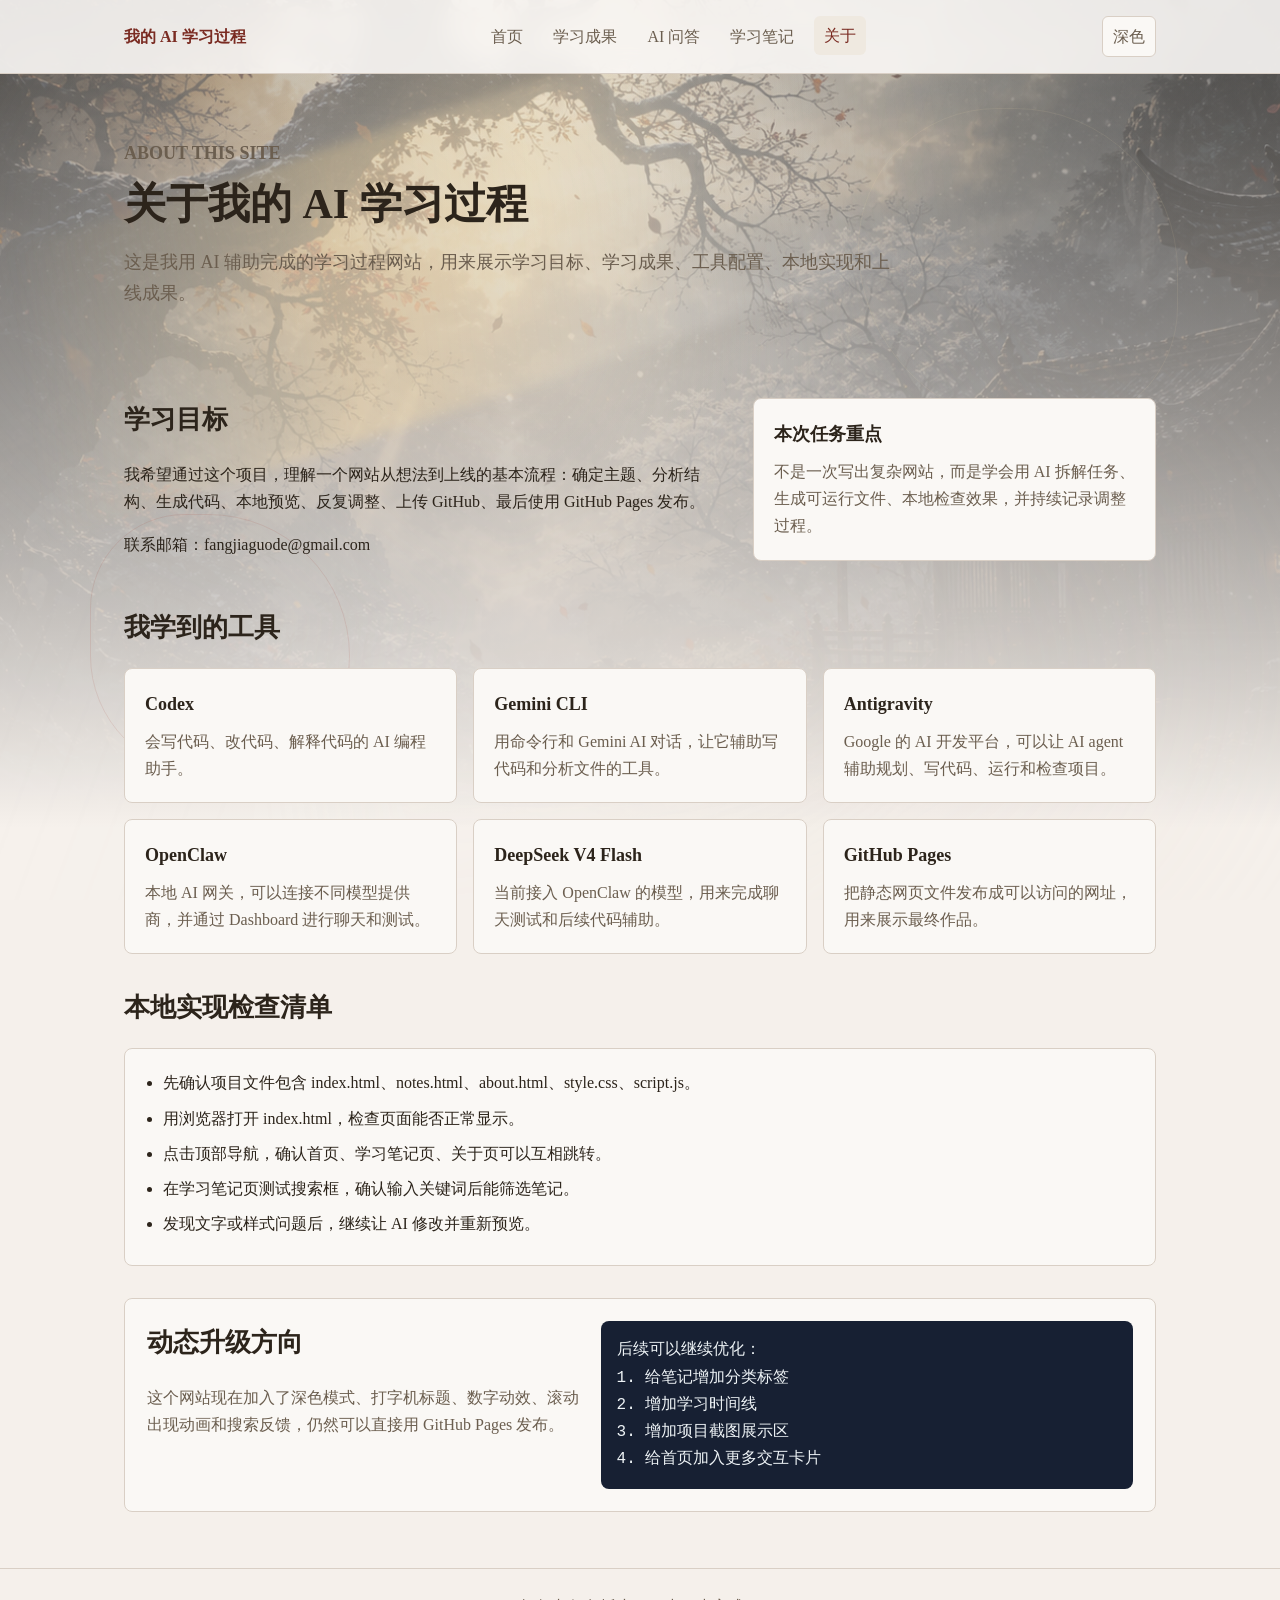
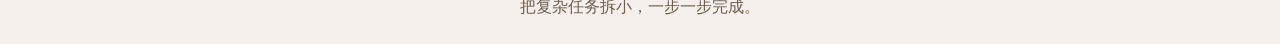
<file: about.html>
<!DOCTYPE html>
<html lang="zh-CN">
<head>
  <meta charset="UTF-8">
  <meta name="viewport" content="width=device-width, initial-scale=1.0">
  <title>关于 - 我的 AI 学习过程</title>
  <link rel="stylesheet" href="style.css">
</head>
<body>
  <div class="site-bg" id="siteBg" aria-hidden="true">
    <div class="bg-grid"></div>
    <div class="bg-scanline"></div>
    <div class="bg-shape bg-shape-1"></div>
    <div class="bg-shape bg-shape-2"></div>
    <div class="bg-particles" id="bgParticles"></div>
  </div>

  <header class="site-header">
    <nav class="nav">
      <a class="brand" href="index.html">我的 AI 学习过程</a>
      <div class="nav-links">
        <a href="index.html">首页</a>
        <a href="achievements.html">学习成果</a>
        <a href="qa.html">AI 问答</a>
        <a href="notes.html">学习笔记</a>
        <a href="about.html" aria-current="page">关于</a>
      </div>
      <button class="theme-toggle" id="themeToggle" type="button">深色</button>
    </nav>
  </header>

  <main>
    <section class="page-heading reveal">
      <p class="eyebrow">About This Site</p>
      <h1>关于我的 AI 学习过程</h1>
      <p>这是我用 AI 辅助完成的学习过程网站，用来展示学习目标、学习成果、工具配置、本地实现和上线成果。</p>
    </section>

    <section class="section split reveal">
      <div>
        <h2>学习目标</h2>
        <p>
          我希望通过这个项目，理解一个网站从想法到上线的基本流程：确定主题、分析结构、生成代码、本地预览、反复调整、上传 GitHub、最后使用 GitHub Pages 发布。
        </p>
        <p>联系邮箱：<a href="mailto:fangjiaguode@gmail.com">fangjiaguode@gmail.com</a></p>
      </div>
      <div class="info-box">
        <h3>本次任务重点</h3>
        <p>不是一次写出复杂网站，而是学会用 AI 拆解任务、生成可运行文件、本地检查效果，并持续记录调整过程。</p>
      </div>
    </section>

    <section class="section reveal">
      <h2>我学到的工具</h2>
      <div class="tool-grid">
        <article>
          <h3>Codex</h3>
          <p>会写代码、改代码、解释代码的 AI 编程助手。</p>
        </article>
        <article>
          <h3>Gemini CLI</h3>
          <p>用命令行和 Gemini AI 对话，让它辅助写代码和分析文件的工具。</p>
        </article>
        <article>
          <h3>Antigravity</h3>
          <p>Google 的 AI 开发平台，可以让 AI agent 辅助规划、写代码、运行和检查项目。</p>
        </article>
        <article>
          <h3>OpenClaw</h3>
          <p>本地 AI 网关，可以连接不同模型提供商，并通过 Dashboard 进行聊天和测试。</p>
        </article>
        <article>
          <h3>DeepSeek V4 Flash</h3>
          <p>当前接入 OpenClaw 的模型，用来完成聊天测试和后续代码辅助。</p>
        </article>
        <article>
          <h3>GitHub Pages</h3>
          <p>把静态网页文件发布成可以访问的网址，用来展示最终作品。</p>
        </article>
      </div>
    </section>

    <section class="section reveal">
      <h2>本地实现检查清单</h2>
      <ul class="check-list full">
        <li>先确认项目文件包含 index.html、notes.html、about.html、style.css、script.js。</li>
        <li>用浏览器打开 index.html，检查页面能否正常显示。</li>
        <li>点击顶部导航，确认首页、学习笔记页、关于页可以互相跳转。</li>
        <li>在学习笔记页测试搜索框，确认输入关键词后能筛选笔记。</li>
        <li>发现文字或样式问题后，继续让 AI 修改并重新预览。</li>
      </ul>
    </section>

    <section class="section prompt-panel reveal">
      <div>
        <h2>动态升级方向</h2>
        <p>这个网站现在加入了深色模式、打字机标题、数字动效、滚动出现动画和搜索反馈，仍然可以直接用 GitHub Pages 发布。</p>
      </div>
      <pre><code>后续可以继续优化：
1. 给笔记增加分类标签
2. 增加学习时间线
3. 增加项目截图展示区
4. 给首页加入更多交互卡片</code></pre>
    </section>
  </main>

  <footer class="site-footer">
    <p>把复杂任务拆小，一步一步完成。</p>
  </footer>
  <script src="script.js"></script>
</body>
</html>
</file>
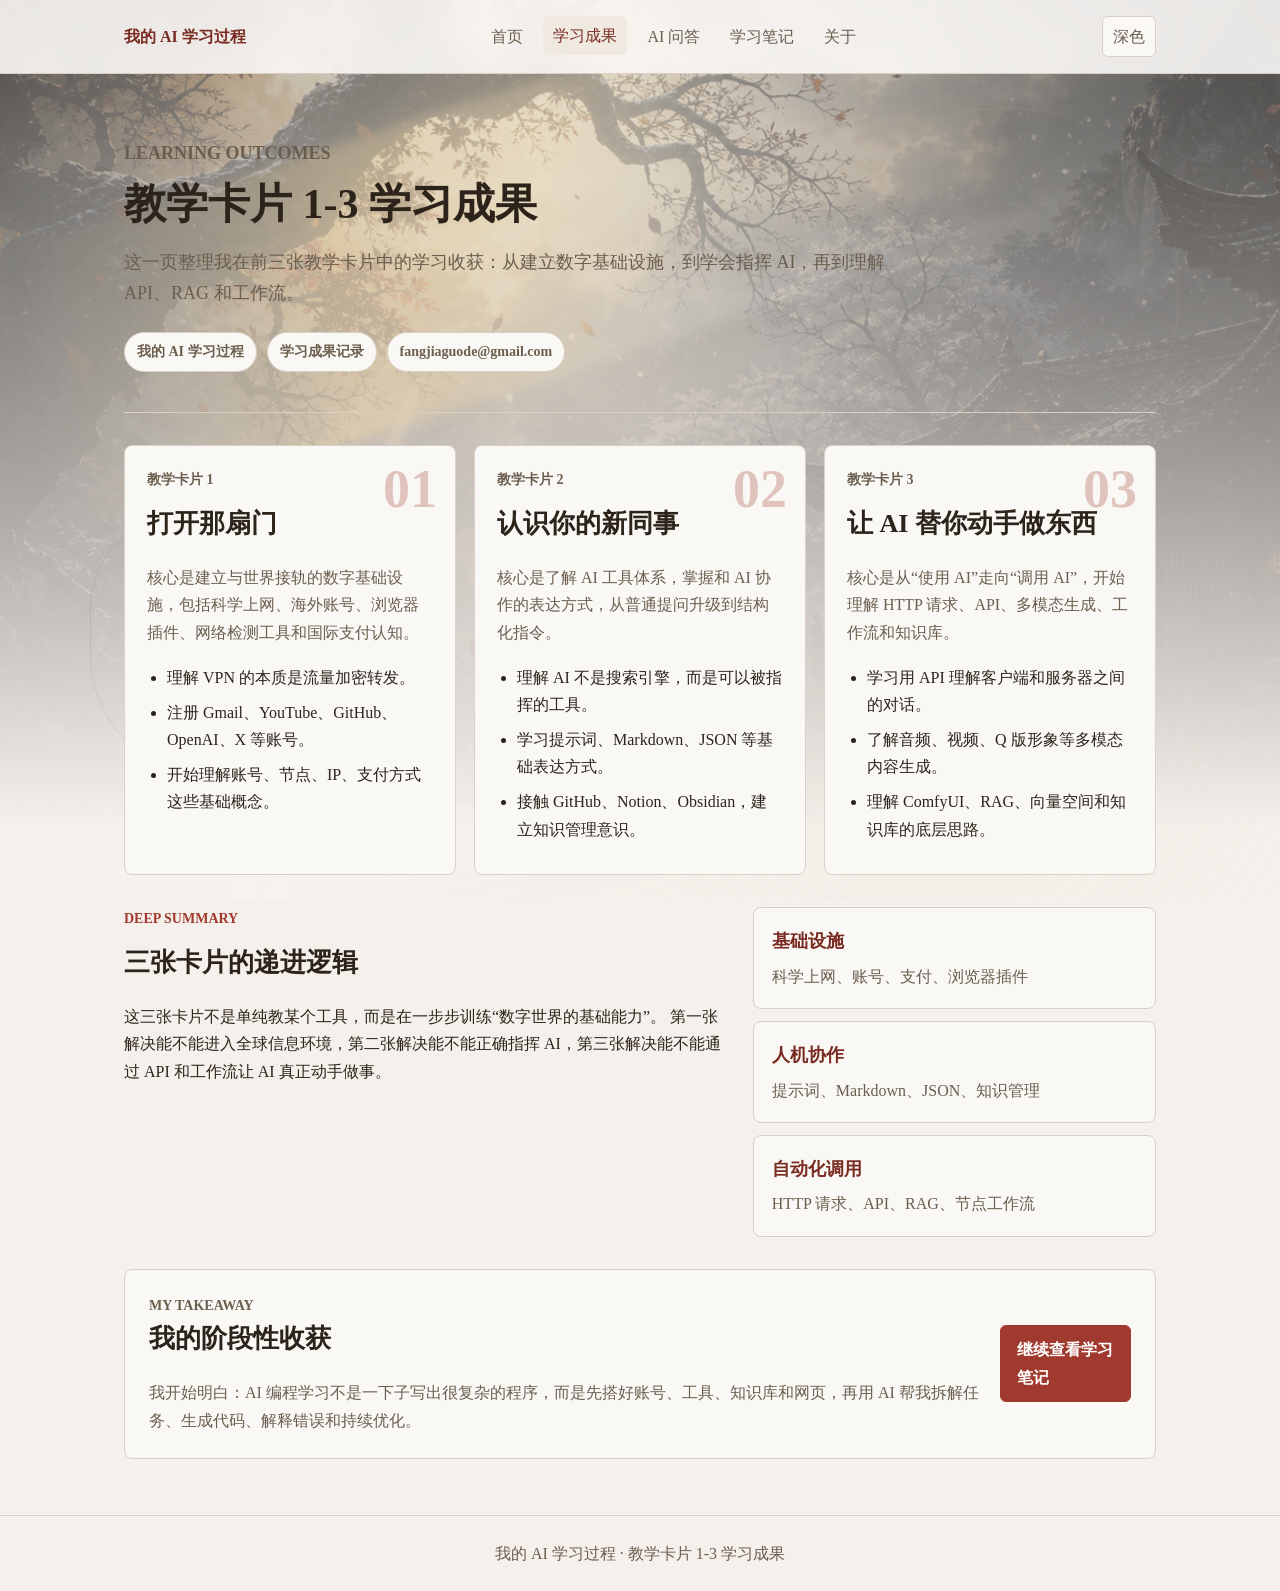
<file: achievements.html>
<!DOCTYPE html>
<html lang="zh-CN">
<head>
  <meta charset="UTF-8">
  <meta name="viewport" content="width=device-width, initial-scale=1.0">
  <title>学习成果 - 我的 AI 学习过程</title>
  <link rel="stylesheet" href="style.css">
</head>
<body>
  <div class="site-bg" id="siteBg" aria-hidden="true">
    <div class="bg-grid"></div>
    <div class="bg-scanline"></div>
    <div class="bg-shape bg-shape-1"></div>
    <div class="bg-shape bg-shape-2"></div>
    <div class="bg-particles" id="bgParticles"></div>
  </div>

  <header class="site-header">
    <nav class="nav">
      <a class="brand" href="index.html">我的 AI 学习过程</a>
      <div class="nav-links">
        <a href="index.html">首页</a>
        <a href="achievements.html" aria-current="page">学习成果</a>
        <a href="qa.html">AI 问答</a>
        <a href="notes.html">学习笔记</a>
        <a href="about.html">关于</a>
      </div>
      <button class="theme-toggle" id="themeToggle" type="button">深色</button>
    </nav>
  </header>

  <main>
    <section class="page-heading achievement-heading reveal">
      <p class="eyebrow">Learning Outcomes</p>
      <h1>教学卡片 1-3 学习成果</h1>
      <p>
        这一页整理我在前三张教学卡片中的学习收获：从建立数字基础设施，到学会指挥 AI，再到理解 API、RAG 和工作流。
      </p>
      <div class="profile-strip">
        <span>我的 AI 学习过程</span>
        <span>学习成果记录</span>
        <a href="mailto:fangjiaguode@gmail.com">fangjiaguode@gmail.com</a>
      </div>
    </section>

    <section class="section outcome-grid reveal">
      <article class="outcome-card">
        <span class="card-number">01</span>
        <p class="eyebrow">教学卡片 1</p>
        <h2>打开那扇门</h2>
        <p>核心是建立与世界接轨的数字基础设施，包括科学上网、海外账号、浏览器插件、网络检测工具和国际支付认知。</p>
        <ul>
          <li>理解 VPN 的本质是流量加密转发。</li>
          <li>注册 Gmail、YouTube、GitHub、OpenAI、X 等账号。</li>
          <li>开始理解账号、节点、IP、支付方式这些基础概念。</li>
        </ul>
      </article>

      <article class="outcome-card">
        <span class="card-number">02</span>
        <p class="eyebrow">教学卡片 2</p>
        <h2>认识你的新同事</h2>
        <p>核心是了解 AI 工具体系，掌握和 AI 协作的表达方式，从普通提问升级到结构化指令。</p>
        <ul>
          <li>理解 AI 不是搜索引擎，而是可以被指挥的工具。</li>
          <li>学习提示词、Markdown、JSON 等基础表达方式。</li>
          <li>接触 GitHub、Notion、Obsidian，建立知识管理意识。</li>
        </ul>
      </article>

      <article class="outcome-card">
        <span class="card-number">03</span>
        <p class="eyebrow">教学卡片 3</p>
        <h2>让 AI 替你动手做东西</h2>
        <p>核心是从“使用 AI”走向“调用 AI”，开始理解 HTTP 请求、API、多模态生成、工作流和知识库。</p>
        <ul>
          <li>学习用 API 理解客户端和服务器之间的对话。</li>
          <li>了解音频、视频、Q 版形象等多模态内容生成。</li>
          <li>理解 ComfyUI、RAG、向量空间和知识库的底层思路。</li>
        </ul>
      </article>
    </section>

    <section class="section split reveal">
      <div>
        <p class="eyebrow">Deep Summary</p>
        <h2>三张卡片的递进逻辑</h2>
        <p>
          这三张卡片不是单纯教某个工具，而是在一步步训练“数字世界的基础能力”。
          第一张解决能不能进入全球信息环境，第二张解决能不能正确指挥 AI，第三张解决能不能通过 API 和工作流让 AI 真正动手做事。
        </p>
      </div>
      <div class="learning-ladder">
        <article>
          <strong>基础设施</strong>
          <span>科学上网、账号、支付、浏览器插件</span>
        </article>
        <article>
          <strong>人机协作</strong>
          <span>提示词、Markdown、JSON、知识管理</span>
        </article>
        <article>
          <strong>自动化调用</strong>
          <span>HTTP 请求、API、RAG、节点工作流</span>
        </article>
      </div>
    </section>

    <section class="section result-panel reveal">
      <div>
        <p class="eyebrow">My Takeaway</p>
        <h2>我的阶段性收获</h2>
        <p>
          我开始明白：AI 编程学习不是一下子写出很复杂的程序，而是先搭好账号、工具、知识库和网页，再用 AI 帮我拆解任务、生成代码、解释错误和持续优化。
        </p>
      </div>
      <a class="button primary" href="notes.html">继续查看学习笔记</a>
    </section>
  </main>

  <footer class="site-footer">
    <p>我的 AI 学习过程 · 教学卡片 1-3 学习成果</p>
  </footer>

  <script src="script.js"></script>
</body>
</html>
</file>
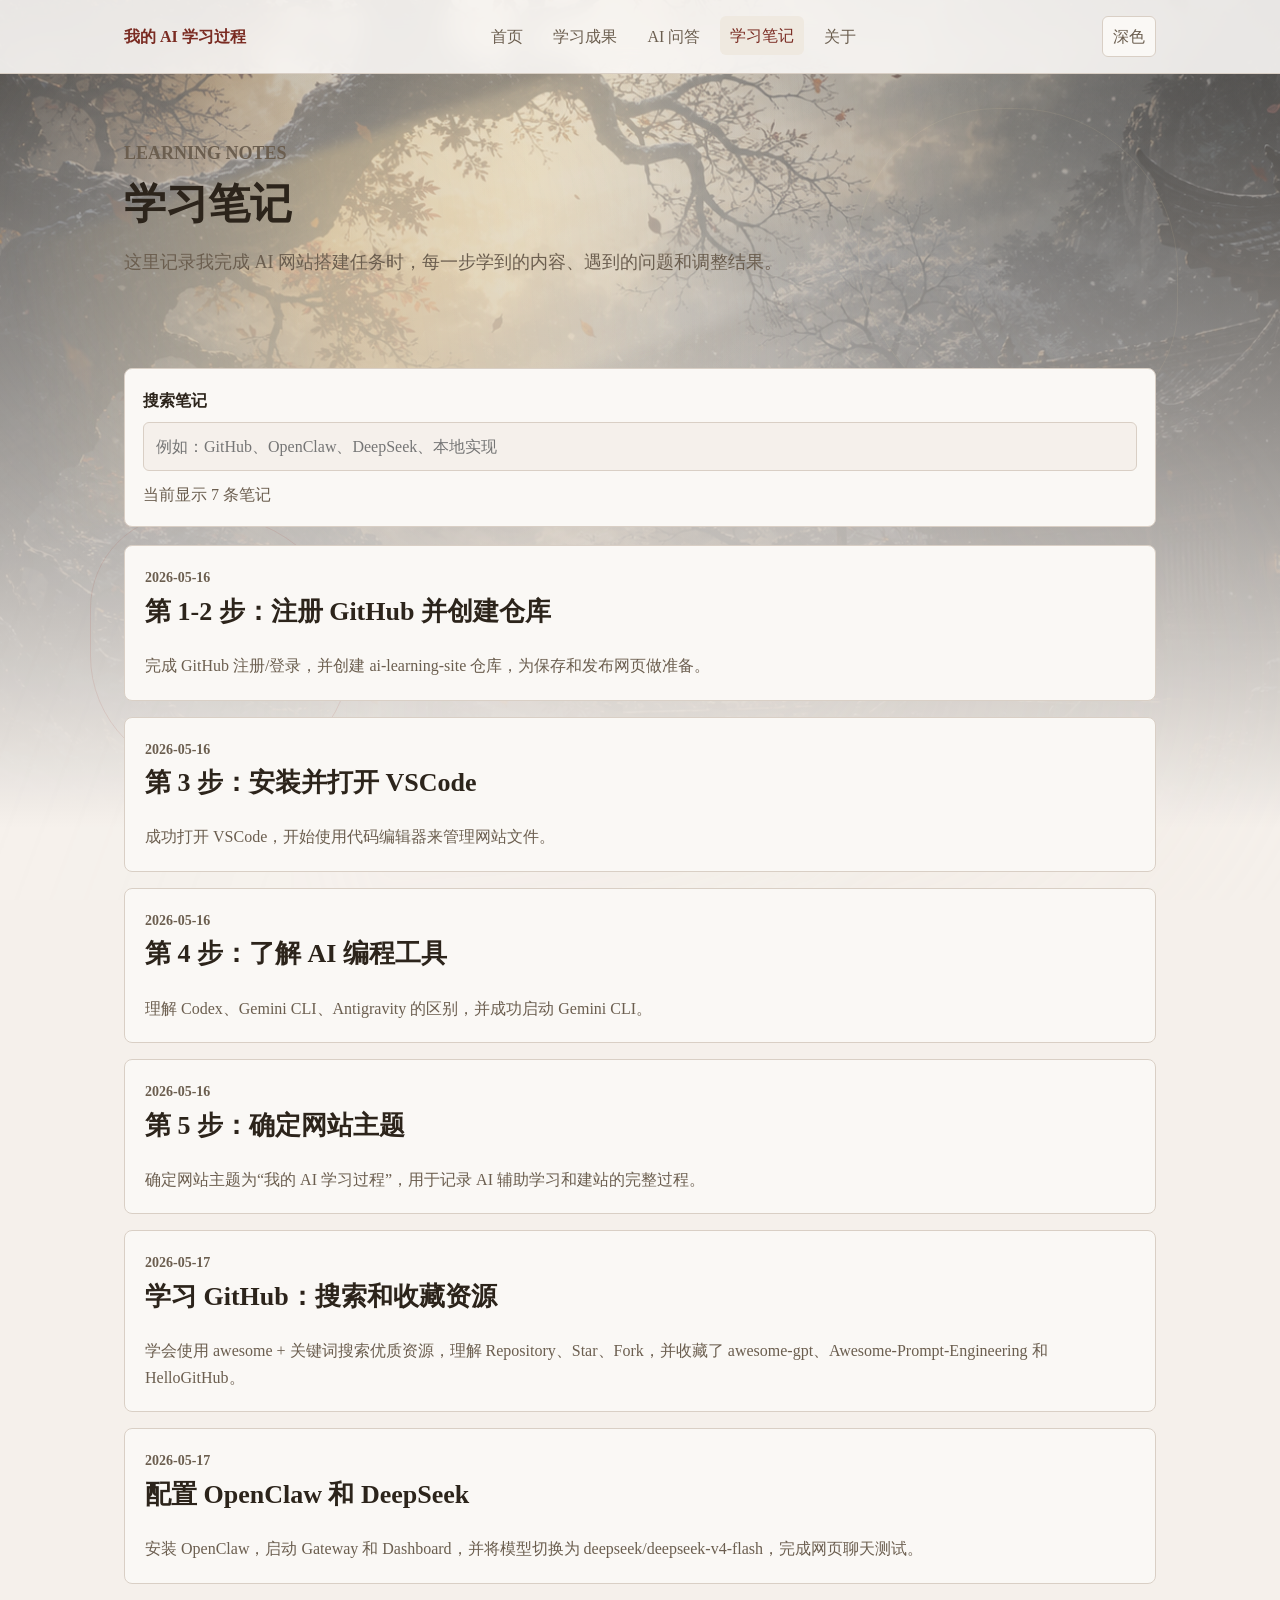
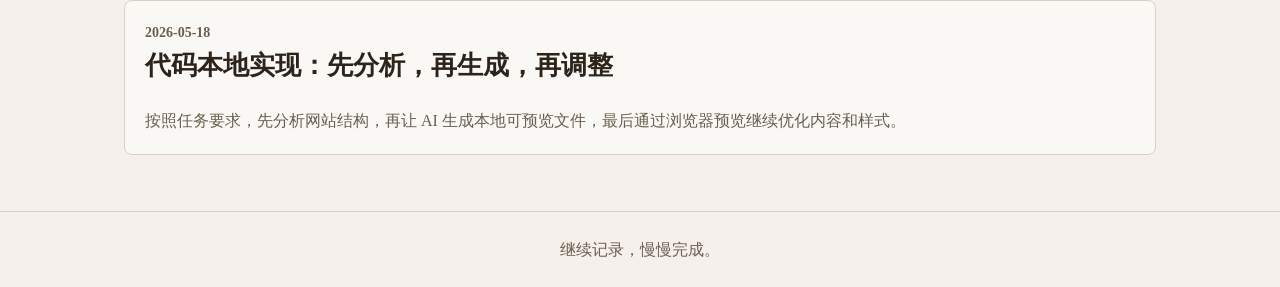
<file: notes.html>
<!DOCTYPE html>
<html lang="zh-CN">
<head>
  <meta charset="UTF-8">
  <meta name="viewport" content="width=device-width, initial-scale=1.0">
  <title>学习笔记 - 我的 AI 学习过程</title>
  <link rel="stylesheet" href="style.css">
</head>
<body>
  <div class="site-bg" id="siteBg" aria-hidden="true">
    <div class="bg-grid"></div>
    <div class="bg-scanline"></div>
    <div class="bg-shape bg-shape-1"></div>
    <div class="bg-shape bg-shape-2"></div>
    <div class="bg-particles" id="bgParticles"></div>
  </div>

  <header class="site-header">
    <nav class="nav">
      <a class="brand" href="index.html">我的 AI 学习过程</a>
      <div class="nav-links">
        <a href="index.html">首页</a>
        <a href="achievements.html">学习成果</a>
        <a href="qa.html">AI 问答</a>
        <a href="notes.html" aria-current="page">学习笔记</a>
        <a href="about.html">关于</a>
      </div>
      <button class="theme-toggle" id="themeToggle" type="button">深色</button>
    </nav>
  </header>

  <main>
    <section class="page-heading reveal">
      <p class="eyebrow">Learning Notes</p>
      <h1>学习笔记</h1>
      <p>这里记录我完成 AI 网站搭建任务时，每一步学到的内容、遇到的问题和调整结果。</p>
    </section>

    <section class="section">
      <div class="search-panel">
        <label for="noteSearch">搜索笔记</label>
        <input id="noteSearch" type="search" placeholder="例如：GitHub、OpenClaw、DeepSeek、本地实现">
        <p class="search-count" id="searchCount">当前显示 7 条笔记</p>
      </div>

      <div class="note-list" id="noteList">
        <article class="note-card reveal" data-keywords="github 仓库 代码">
          <p class="note-date">2026-05-16</p>
          <h2>第 1-2 步：注册 GitHub 并创建仓库</h2>
          <p>完成 GitHub 注册/登录，并创建 ai-learning-site 仓库，为保存和发布网页做准备。</p>
        </article>

        <article class="note-card reveal" data-keywords="vscode 开发环境 编辑器">
          <p class="note-date">2026-05-16</p>
          <h2>第 3 步：安装并打开 VSCode</h2>
          <p>成功打开 VSCode，开始使用代码编辑器来管理网站文件。</p>
        </article>

        <article class="note-card reveal" data-keywords="codex gemini cli antigravity ai 工具">
          <p class="note-date">2026-05-16</p>
          <h2>第 4 步：了解 AI 编程工具</h2>
          <p>理解 Codex、Gemini CLI、Antigravity 的区别，并成功启动 Gemini CLI。</p>
        </article>

        <article class="note-card reveal" data-keywords="主题 网站 学习笔记">
          <p class="note-date">2026-05-16</p>
          <h2>第 5 步：确定网站主题</h2>
          <p>确定网站主题为“我的 AI 学习过程”，用于记录 AI 辅助学习和建站的完整过程。</p>
        </article>

        <article class="note-card reveal" data-keywords="github 搜索 awesome star fork hellogithub">
          <p class="note-date">2026-05-17</p>
          <h2>学习 GitHub：搜索和收藏资源</h2>
          <p>学会使用 awesome + 关键词搜索优质资源，理解 Repository、Star、Fork，并收藏了 awesome-gpt、Awesome-Prompt-Engineering 和 HelloGitHub。</p>
        </article>

        <article class="note-card reveal" data-keywords="openclaw deepseek api gateway dashboard">
          <p class="note-date">2026-05-17</p>
          <h2>配置 OpenClaw 和 DeepSeek</h2>
          <p>安装 OpenClaw，启动 Gateway 和 Dashboard，并将模型切换为 deepseek/deepseek-v4-flash，完成网页聊天测试。</p>
        </article>

        <article class="note-card reveal" data-keywords="代码 本地实现 html css javascript codex ai">
          <p class="note-date">2026-05-18</p>
          <h2>代码本地实现：先分析，再生成，再调整</h2>
          <p>按照任务要求，先分析网站结构，再让 AI 生成本地可预览文件，最后通过浏览器预览继续优化内容和样式。</p>
        </article>
      </div>
      <p class="empty-state" id="emptyState" hidden>没有找到匹配笔记，换个关键词试试。</p>
    </section>
  </main>

  <footer class="site-footer">
    <p>继续记录，慢慢完成。</p>
  </footer>

  <script src="script.js"></script>
</body>
</html>
</file>
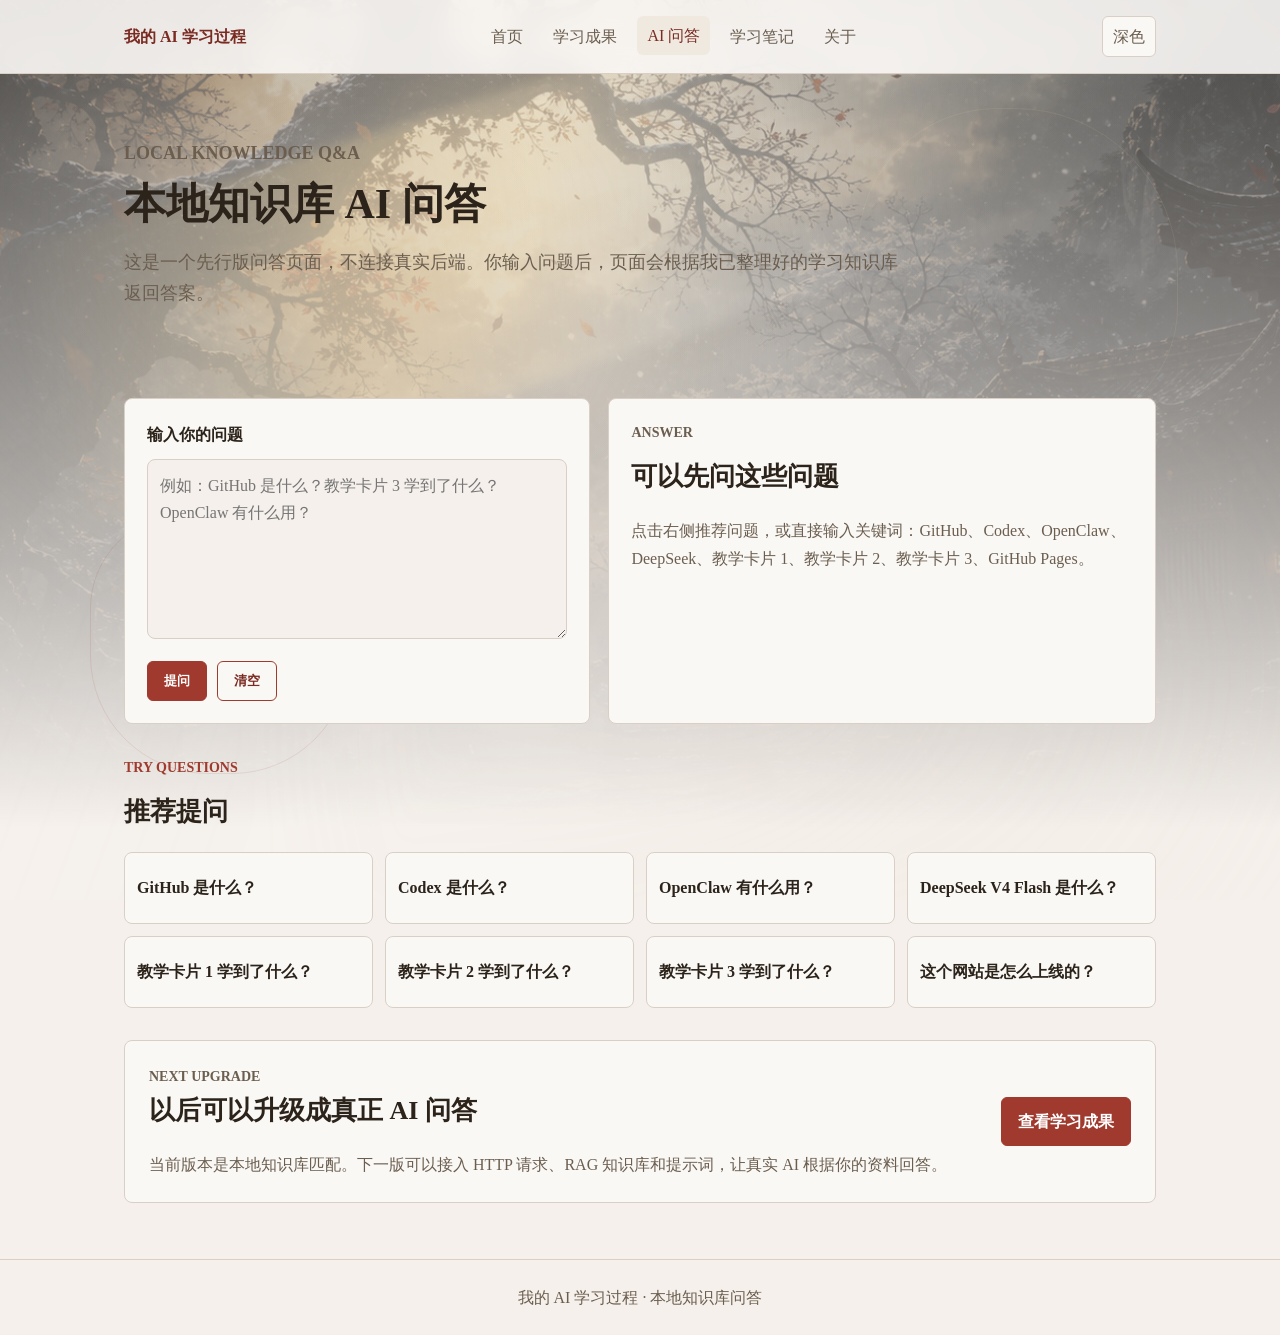
<file: qa.html>
<!DOCTYPE html>
<html lang="zh-CN">
<head>
  <meta charset="UTF-8">
  <meta name="viewport" content="width=device-width, initial-scale=1.0">
  <title>AI 问答 - 我的 AI 学习过程</title>
  <link rel="stylesheet" href="style.css">
</head>
<body>
  <div class="site-bg" id="siteBg" aria-hidden="true">
    <div class="bg-grid"></div>
    <div class="bg-scanline"></div>
    <div class="bg-shape bg-shape-1"></div>
    <div class="bg-shape bg-shape-2"></div>
    <div class="bg-particles" id="bgParticles"></div>
  </div>

  <header class="site-header">
    <nav class="nav">
      <a class="brand" href="index.html">我的 AI 学习过程</a>
      <div class="nav-links">
        <a href="index.html">首页</a>
        <a href="achievements.html">学习成果</a>
        <a href="qa.html" aria-current="page">AI 问答</a>
        <a href="notes.html">学习笔记</a>
        <a href="about.html">关于</a>
      </div>
      <button class="theme-toggle" id="themeToggle" type="button">深色</button>
    </nav>
  </header>

  <main>
    <section class="page-heading reveal">
      <p class="eyebrow">Local Knowledge Q&A</p>
      <h1>本地知识库 AI 问答</h1>
      <p>
        这是一个先行版问答页面，不连接真实后端。你输入问题后，页面会根据我已整理好的学习知识库返回答案。
      </p>
    </section>

    <section class="section qa-layout reveal">
      <div class="qa-panel">
        <label for="qaInput">输入你的问题</label>
        <textarea id="qaInput" rows="5" placeholder="例如：GitHub 是什么？教学卡片 3 学到了什么？OpenClaw 有什么用？"></textarea>
        <div class="qa-actions">
          <button class="button primary" id="qaAsk" type="button">提问</button>
          <button class="button secondary" id="qaClear" type="button">清空</button>
        </div>
      </div>

      <div class="qa-answer" id="qaAnswer" aria-live="polite">
        <p class="eyebrow">Answer</p>
        <h2>可以先问这些问题</h2>
        <p>点击右侧推荐问题，或直接输入关键词：GitHub、Codex、OpenClaw、DeepSeek、教学卡片 1、教学卡片 2、教学卡片 3、GitHub Pages。</p>
      </div>
    </section>

    <section class="section reveal">
      <div class="section-heading">
        <p class="eyebrow">Try Questions</p>
        <h2>推荐提问</h2>
      </div>
      <div class="question-grid">
        <button type="button" data-question="GitHub 是什么？">GitHub 是什么？</button>
        <button type="button" data-question="Codex 是什么？">Codex 是什么？</button>
        <button type="button" data-question="OpenClaw 有什么用？">OpenClaw 有什么用？</button>
        <button type="button" data-question="DeepSeek V4 Flash 是什么？">DeepSeek V4 Flash 是什么？</button>
        <button type="button" data-question="教学卡片 1 学到了什么？">教学卡片 1 学到了什么？</button>
        <button type="button" data-question="教学卡片 2 学到了什么？">教学卡片 2 学到了什么？</button>
        <button type="button" data-question="教学卡片 3 学到了什么？">教学卡片 3 学到了什么？</button>
        <button type="button" data-question="这个网站是怎么上线的？">这个网站是怎么上线的？</button>
      </div>
    </section>

    <section class="section result-panel reveal">
      <div>
        <p class="eyebrow">Next Upgrade</p>
        <h2>以后可以升级成真正 AI 问答</h2>
        <p>当前版本是本地知识库匹配。下一版可以接入 HTTP 请求、RAG 知识库和提示词，让真实 AI 根据你的资料回答。</p>
      </div>
      <a class="button primary" href="achievements.html">查看学习成果</a>
    </section>
  </main>

  <footer class="site-footer">
    <p>我的 AI 学习过程 · 本地知识库问答</p>
  </footer>

  <script src="script.js"></script>
</body>
</html>
</file>
<file: style.css>
:root {
  --bg: #f5f0eb;
  --surface: #faf8f5;
  --surface-strong: #efe9e0;
  --text: #2c241b;
  --muted: #6b5e4f;
  --line: #d9cfc5;
  --primary: #a03a2e;
  --primary-dark: #7a2b22;
  --accent: #c69c4b;
  --warm: #c05a3a;
  --success: #5c8a6a;
  --shadow: 0 20px 50px rgba(44, 36, 27, 0.1);
  --radius: 8px;
}

body.theme-dark {
  --bg: #1a1815;
  --surface: #25221e;
  --surface-strong: #2f2a24;
  --text: #ece7e0;
  --muted: #a09586;
  --line: #3a342e;
  --primary: #c05a3a;
  --primary-dark: #e8a080;
  --accent: #c69c4b;
  --warm: #d4744a;
  --success: #6b9e7a;
  --shadow: 0 20px 60px rgba(0, 0, 0, 0.4);
}

* {
  box-sizing: border-box;
}

body {
  margin: 0;
  background:
    linear-gradient(180deg, rgba(160, 58, 46, 0.04), transparent 360px),
    var(--bg);
  color: var(--text);
  font-family: "Microsoft YaHei", "PingFang SC", "KaiTi", serif, Arial, sans-serif;
  line-height: 1.7;
  transition: background 0.3s ease, color 0.3s ease;
}

body.theme-dark {
  background:
    linear-gradient(180deg, rgba(192, 90, 58, 0.06), transparent 360px),
    var(--bg);
}

.site-bg {
  background:
    radial-gradient(circle at 20% 15%, rgba(180, 60, 60, 0.10), transparent 38%),
    radial-gradient(circle at 80% 85%, rgba(200, 160, 60, 0.08), transparent 35%),
    radial-gradient(circle at 50% 50%, rgba(140, 120, 80, 0.04), transparent 50%),
    linear-gradient(180deg, rgba(240, 235, 225, 0.6), rgba(220, 210, 195, 0.3));
  inset: 0;
  overflow: hidden;
  pointer-events: none;
  position: fixed;
  z-index: 0;
}

.site-bg::before {
  animation: courtyardBreath 18s ease-in-out infinite alternate;
  background:
    linear-gradient(90deg, rgba(12, 10, 8, 0.45), rgba(12, 10, 8, 0.12) 42%, rgba(12, 10, 8, 0.5)),
    linear-gradient(180deg, rgba(255, 245, 220, 0.18), rgba(20, 18, 16, 0.52)),
    url("assets/ancient-courtyard-bg.png") center / cover no-repeat;
  content: "";
  inset: -18px;
  position: absolute;
  transform: scale(1.02);
  z-index: 0;
}

body.theme-dark .site-bg {
  background:
    radial-gradient(circle at 20% 15%, rgba(180, 60, 60, 0.12), transparent 38%),
    radial-gradient(circle at 80% 85%, rgba(200, 160, 60, 0.07), transparent 35%),
    radial-gradient(circle at 50% 50%, rgba(80, 70, 60, 0.08), transparent 50%),
    linear-gradient(180deg, rgba(20, 18, 16, 0.9), rgba(16, 14, 12, 1));
}

.site-bg::after {
  background:
    radial-gradient(circle at 42% 20%, rgba(255, 238, 190, 0.22), transparent 28%),
    linear-gradient(180deg, rgba(245, 240, 235, 0.10), var(--bg) 92%);
  content: "";
  inset: 0;
  position: absolute;
  z-index: 1;
}

body.theme-dark .site-bg::after {
  background:
    radial-gradient(circle at 42% 20%, rgba(230, 180, 100, 0.16), transparent 30%),
    linear-gradient(180deg, rgba(10, 9, 8, 0.18), var(--bg) 94%);
}

.site-bg > * {
  position: absolute;
  z-index: 2;
}

@keyframes courtyardBreath {
  0% {
    filter: saturate(0.92) contrast(1);
    transform: scale(1.02) translate3d(0, 0, 0);
  }
  100% {
    filter: saturate(1.08) contrast(1.04);
    transform: scale(1.08) translate3d(-10px, -8px, 0);
  }
}

.bg-grid {
  animation: courtyardMist 24s ease-in-out infinite alternate;
  background:
    radial-gradient(ellipse at 30% 28%, rgba(255, 255, 255, 0.2), transparent 36%),
    radial-gradient(ellipse at 60% 70%, rgba(230, 220, 210, 0.14), transparent 42%),
    linear-gradient(110deg, transparent 0%, rgba(255, 255, 255, 0.1) 45%, transparent 70%);
  filter: blur(12px);
  inset: -12%;
  opacity: 0.9;
}

.bg-scanline {
  animation: courtyardLight 9s ease-in-out infinite;
  background: linear-gradient(100deg, transparent 15%, rgba(255, 220, 150, 0.26), rgba(255, 255, 255, 0.14), transparent 70%);
  filter: blur(6px);
  height: 32%;
  left: -20%;
  top: 6%;
  transform: rotate(-18deg);
  width: 140%;
}

.bg-shape {
  animation: branchShadow 28s ease-in-out infinite alternate;
  border: 1px solid rgba(255, 230, 180, 0.12);
  filter: blur(0.2px);
  opacity: 0.7;
}

.bg-shape-1 {
  border-radius: 46% 54% 40% 60%;
  height: 320px;
  right: 8%;
  top: 12%;
  width: 320px;
}

.bg-shape-2 {
  animation-direction: alternate-reverse;
  border-color: rgba(160, 58, 46, 0.16);
  border-radius: 40% 60% 50% 50%;
  bottom: 14%;
  height: 260px;
  left: 7%;
  width: 260px;
}

@keyframes courtyardMist {
  0% {
    opacity: 0.55;
    transform: translate3d(-24px, 0, 0);
  }
  100% {
    opacity: 0.9;
    transform: translate3d(36px, -18px, 0);
  }
}

@keyframes courtyardLight {
  0%,
  100% {
    opacity: 0.18;
    transform: translateX(-12%) rotate(-18deg);
  }
  50% {
    opacity: 0.58;
    transform: translateX(10%) rotate(-18deg);
  }
}

@keyframes branchShadow {
  0% {
    transform: rotate(0deg) scale(1);
  }
  100% {
    transform: rotate(10deg) scale(1.08);
  }
}

/* ===== 中国风水墨晕染 ===== */
.cn-ink {
  border-radius: 50%;
  filter: blur(80px);
  opacity: 0.35;
  position: absolute;
  animation: cnInkFloat 12s ease-in-out infinite alternate;
}

.cn-ink-1 {
  background: radial-gradient(circle, rgba(160, 80, 60, 0.5), transparent);
  height: 500px;
  left: -8%;
  top: -10%;
  width: 500px;
  animation-delay: 0s;
}

.cn-ink-2 {
  background: radial-gradient(circle, rgba(200, 170, 100, 0.35), transparent);
  bottom: -10%;
  height: 420px;
  right: -8%;
  width: 420px;
  animation-delay: 3s;
}

.cn-ink-3 {
  background: radial-gradient(circle, rgba(120, 100, 80, 0.25), transparent);
  height: 350px;
  left: 45%;
  top: 35%;
  width: 350px;
  animation-delay: 6s;
}

.cn-ink-4 {
  background: radial-gradient(circle, rgba(180, 60, 60, 0.2), transparent);
  bottom: 20%;
  height: 300px;
  left: 12%;
  width: 300px;
  animation-delay: 9s;
}

@keyframes cnInkFloat {
  0% { transform: translate(0, 0) scale(1); opacity: 0.3; }
  50% { transform: translate(30px, -20px) scale(1.08); opacity: 0.4; }
  100% { transform: translate(-20px, 15px) scale(0.92); opacity: 0.3; }
}

/* ===== 祥云 ===== */
.cn-cloud {
  color: rgba(180, 60, 60, 0.08);
  font-size: 80px;
  position: absolute;
  animation: cnCloudDrift 20s linear infinite;
  pointer-events: none;
  user-select: none;
}

body.theme-dark .cn-cloud {
  color: rgba(200, 160, 100, 0.06);
}

.cn-cloud-1 {
  left: -100px;
  top: 12%;
  animation-duration: 22s;
  font-size: 70px;
}

.cn-cloud-2 {
  left: -100px;
  top: 45%;
  animation-duration: 28s;
  animation-delay: 7s;
  font-size: 60px;
}

.cn-cloud-3 {
  left: -100px;
  top: 70%;
  animation-duration: 25s;
  animation-delay: 14s;
  font-size: 50px;
}

@keyframes cnCloudDrift {
  0% { transform: translateX(0) scale(1); opacity: 0; }
  10% { opacity: 1; }
  90% { opacity: 1; }
  100% { transform: translateX(calc(100vw + 200px)) scale(1); opacity: 0; }
}

/* ===== 远山剪影 ===== */
.cn-mountains {
  bottom: 0;
  height: 220px;
  left: 0;
  position: absolute;
  width: 100%;
  animation: cnMountainPulse 8s ease-in-out infinite alternate;
}

@keyframes cnMountainPulse {
  0% { opacity: 0.6; }
  100% { opacity: 1; }
}

body.theme-dark .cn-mountains path:first-child {
  fill: rgba(120, 40, 40, 0.06);
}

body.theme-dark .cn-mountains path:last-child {
  fill: rgba(120, 40, 40, 0.035);
}

/* ===== 印章 ===== */
.cn-seal {
  border: 2px solid rgba(180, 60, 60, 0.12);
  border-radius: 4px;
  bottom: 60px;
  color: rgba(180, 60, 60, 0.12);
  font-family: "KaiTi", "STKaiti", "SimSun", serif;
  font-size: 26px;
  padding: 6px 10px;
  position: absolute;
  right: 30px;
  transform: rotate(-8deg);
  transition: opacity 1s ease;
  animation: cnSealFade 4s ease-in-out infinite alternate;
  writing-mode: vertical-rl;
}

body.theme-dark .cn-seal {
  border-color: rgba(200, 160, 100, 0.15);
  color: rgba(200, 160, 100, 0.15);
}

@keyframes cnSealFade {
  0% { opacity: 0.5; }
  100% { opacity: 1; }
}

/* ===== 回纹四角装饰 ===== */
.cn-corner {
  position: absolute;
  width: 40px;
  height: 40px;
  border-color: rgba(180, 60, 60, 0.1);
  border-style: solid;
  border-width: 0;
}

body.theme-dark .cn-corner {
  border-color: rgba(200, 160, 100, 0.08);
}

.cn-corner-tl {
  border-top-width: 2px;
  border-left-width: 2px;
  left: 20px;
  top: 80px;
}

.cn-corner-tr {
  border-top-width: 2px;
  border-right-width: 2px;
  right: 20px;
  top: 80px;
}

.cn-corner-bl {
  border-bottom-width: 2px;
  border-left-width: 2px;
  bottom: 20px;
  left: 20px;
}

.cn-corner-br {
  border-bottom-width: 2px;
  border-right-width: 2px;
  bottom: 20px;
  right: 20px;
}

/* ===== 粒子（墨点+金色） ===== */
.bg-particle {
  animation: cnParticleFloat linear infinite;
  bottom: -12px;
  box-shadow: 0 0 10px rgba(200, 120, 60, 0.25);
  opacity: 0;
  position: absolute;
}

.bg-snow {
  animation: snowDrift linear infinite;
  background: rgba(255, 255, 255, 0.86);
  border-radius: 50%;
  filter: blur(0.2px);
  opacity: 0;
  position: absolute;
  top: -12px;
}

@keyframes cnParticleFloat {
  0% {
    opacity: 0;
    transform: translate3d(0, 0, 0) scale(0.5) rotate(0deg);
  }
  15%,
  85% {
    opacity: 0.76;
  }
  100% {
    opacity: 0;
    transform: translate3d(var(--leaf-drift, 80px), -105vh, 0) scale(1.1) rotate(380deg);
  }
}

@keyframes snowDrift {
  0% {
    opacity: 0;
    transform: translate3d(0, 0, 0);
  }
  12%,
  86% {
    opacity: 0.78;
  }
  100% {
    opacity: 0;
    transform: translate3d(var(--snow-drift, 40px), 105vh, 0);
  }
}

a {
  color: inherit;
  text-decoration: none;
}

.site-header {
  backdrop-filter: blur(12px);
  background: color-mix(in srgb, var(--surface) 90%, transparent);
  border-bottom: 1px solid var(--line);
  position: sticky;
  top: 0;
  z-index: 10;
}

.nav {
  align-items: center;
  display: flex;
  gap: 20px;
  justify-content: space-between;
  margin: 0 auto;
  max-width: 1080px;
  padding: 16px 24px;
}

.brand {
  color: var(--primary-dark);
  font-weight: 800;
}

.nav-links {
  display: flex;
  flex-wrap: wrap;
  gap: 10px;
}

.nav-links a,
.theme-toggle {
  border-radius: 6px;
  color: var(--muted);
  padding: 6px 10px;
  transition: background 0.2s ease, color 0.2s ease, transform 0.2s ease;
}

.nav-links a:hover,
.nav-links a[aria-current="page"],
.theme-toggle:hover {
  background: var(--surface-strong);
  color: var(--primary-dark);
  transform: translateY(-1px);
}

.theme-toggle {
  background: var(--surface);
  border: 1px solid var(--line);
  cursor: pointer;
  font: inherit;
}

main {
  margin: 0 auto;
  max-width: 1080px;
  padding: 0 24px 56px;
  position: relative;
  z-index: 1;
}

.hero,
.page-heading {
  padding: 64px 0 40px;
}

.dynamic-hero {
  align-items: center;
  display: grid;
  gap: 32px;
  grid-template-columns: 1.05fr 0.95fr;
  min-height: 520px;
}

.showcase-hero {
  align-items: center;
  display: grid;
  gap: 42px;
  grid-template-columns: minmax(0, 1fr) minmax(320px, 0.92fr);
  min-height: 620px;
}

.eyebrow {
  color: var(--primary);
  font-size: 14px;
  font-weight: 800;
  margin: 0 0 10px;
  text-transform: uppercase;
}

h1,
h2,
h3,
p {
  margin-top: 0;
}

h1 {
  font-size: 42px;
  line-height: 1.2;
  margin-bottom: 18px;
}

h2 {
  font-size: 26px;
  margin-bottom: 18px;
}

h3 {
  font-size: 18px;
  margin-bottom: 8px;
}

#typewriter {
  color: var(--warm);
  display: inline-block;
  min-width: 8em;
}

#typewriter::after {
  animation: caretBlink 0.9s infinite;
  color: var(--accent);
  content: "|";
  margin-left: 4px;
}

.hero-text,
.page-heading p {
  color: var(--muted);
  font-size: 18px;
  max-width: 780px;
}

.achievement-heading {
  border-bottom: 1px solid var(--line);
}

.profile-strip {
  align-items: center;
  display: flex;
  flex-wrap: wrap;
  gap: 10px;
  margin-top: 24px;
}

.profile-strip span,
.profile-strip a {
  background: var(--surface);
  border: 1px solid var(--line);
  border-radius: 999px;
  color: var(--muted);
  font-size: 14px;
  font-weight: 700;
  padding: 7px 12px;
}

.hero-actions {
  display: flex;
  flex-wrap: wrap;
  gap: 12px;
  margin-top: 28px;
}

.pill-row {
  display: flex;
  flex-wrap: wrap;
  gap: 10px;
  margin-top: 24px;
}

.pill-row span {
  background: var(--surface);
  border: 1px solid var(--line);
  border-radius: 999px;
  color: var(--muted);
  font-size: 14px;
  font-weight: 700;
  padding: 7px 12px;
}

.button {
  border: 1px solid var(--primary);
  border-radius: 6px;
  display: inline-flex;
  font-weight: 800;
  padding: 10px 16px;
  transition: box-shadow 0.2s ease, transform 0.2s ease;
}

.button:hover {
  box-shadow: var(--shadow);
  transform: translateY(-2px);
}

.button.primary {
  background: var(--primary);
  color: #ffffff;
}

.button.secondary {
  background: transparent;
  color: var(--primary-dark);
}

.hero-visual {
  perspective: 900px;
}

.hero-media {
  min-height: 420px;
  position: relative;
}

.hero-image {
  aspect-ratio: 4 / 5;
  border: 1px solid var(--line);
  border-radius: var(--radius);
  box-shadow: var(--shadow);
  display: block;
  height: 100%;
  max-height: 520px;
  object-fit: cover;
  width: 100%;
}

.floating-card {
  background: color-mix(in srgb, var(--surface) 92%, transparent);
  border: 1px solid var(--line);
  border-radius: var(--radius);
  box-shadow: var(--shadow);
  max-width: 230px;
  padding: 14px 16px;
  position: absolute;
}

.floating-card strong {
  color: var(--warm);
  display: block;
  font-size: 24px;
  line-height: 1;
  margin-bottom: 6px;
}

.floating-card span {
  color: var(--muted);
  font-size: 14px;
  font-weight: 700;
}

.floating-card.top {
  left: -20px;
  top: 34px;
}

.floating-card.bottom {
  bottom: 42px;
  right: -18px;
}

.console-card {
  background: #111820;
  border: 1px solid #304352;
  border-radius: var(--radius);
  box-shadow: var(--shadow);
  color: #d9f2f0;
  overflow: hidden;
  padding: 18px;
  position: relative;
  transform: rotateX(4deg) rotateY(-6deg);
}

.console-card::before {
  animation: scanMove 4s linear infinite;
  background: linear-gradient(90deg, transparent, rgba(87, 182, 201, 0.22), transparent);
  content: "";
  height: 100%;
  left: -60%;
  position: absolute;
  top: 0;
  width: 50%;
}

.console-top {
  display: flex;
  gap: 8px;
  margin-bottom: 18px;
}

.console-top span {
  border-radius: 50%;
  display: block;
  height: 10px;
  width: 10px;
}

.console-top span:nth-child(1) {
  background: var(--warm);
}

.console-top span:nth-child(2) {
  background: var(--accent);
}

.console-top span:nth-child(3) {
  background: var(--success);
}

.console-line {
  border-left: 3px solid #304352;
  color: #b9c9d4;
  margin: 0 0 12px;
  padding-left: 12px;
}

.console-line.active {
  animation: pulseText 1.5s ease-in-out infinite;
  color: #ffffff;
}

.console-line.success {
  border-color: var(--success);
  color: #9df0bf;
  margin-bottom: 0;
}

.section {
  margin-top: 32px;
}

.section-heading {
  margin-bottom: 18px;
  max-width: 760px;
}

.metric-grid {
  display: grid;
  gap: 16px;
  grid-template-columns: repeat(4, minmax(0, 1fr));
}

.metric-card {
  background: var(--surface);
  border: 1px solid var(--line);
  border-radius: var(--radius);
  padding: 18px;
}

.metric-card strong {
  color: var(--primary-dark);
  display: block;
  font-size: 28px;
  line-height: 1.2;
}

.metric-card span {
  color: var(--muted);
}

.progress-grid,
.tool-grid {
  display: grid;
  gap: 16px;
  grid-template-columns: repeat(3, minmax(0, 1fr));
}

.feature-grid {
  display: grid;
  gap: 16px;
  grid-template-columns: repeat(3, minmax(0, 1fr));
}

.feature-card {
  background: var(--surface);
  border: 1px solid var(--line);
  border-radius: var(--radius);
  min-height: 220px;
  padding: 22px;
  transition: border-color 0.2s ease, box-shadow 0.2s ease, transform 0.2s ease;
}

.feature-card:hover {
  border-color: var(--primary);
  box-shadow: var(--shadow);
  transform: translateY(-4px);
}

.feature-card span {
  color: var(--warm);
  display: block;
  font-size: 14px;
  font-weight: 800;
  margin-bottom: 28px;
}

.feature-card p {
  color: var(--muted);
  margin-bottom: 0;
}

.outcome-grid {
  display: grid;
  gap: 18px;
  grid-template-columns: repeat(3, minmax(0, 1fr));
}

.outcome-card {
  background: var(--surface);
  border: 1px solid var(--line);
  border-radius: var(--radius);
  min-height: 430px;
  padding: 22px;
  position: relative;
  transition: box-shadow 0.2s ease, transform 0.2s ease;
}

.outcome-card:hover {
  box-shadow: var(--shadow);
  transform: translateY(-4px);
}

.outcome-card .card-number {
  color: color-mix(in srgb, var(--primary) 28%, transparent);
  font-size: 54px;
  font-weight: 900;
  line-height: 1;
  position: absolute;
  right: 18px;
  top: 16px;
}

.outcome-card p {
  color: var(--muted);
}

.outcome-card ul {
  margin: 18px 0 0;
  padding-left: 20px;
}

.outcome-card li {
  margin-bottom: 8px;
}

.learning-ladder {
  display: grid;
  gap: 12px;
}

.learning-ladder article {
  background: var(--surface);
  border: 1px solid var(--line);
  border-radius: var(--radius);
  padding: 18px;
}

.learning-ladder strong {
  color: var(--primary-dark);
  display: block;
  font-size: 18px;
  margin-bottom: 6px;
}

.learning-ladder span {
  color: var(--muted);
}

.result-panel {
  align-items: center;
  background: var(--surface);
  border: 1px solid var(--line);
  border-radius: var(--radius);
  display: flex;
  gap: 20px;
  justify-content: space-between;
  padding: 24px;
}

.result-panel p {
  color: var(--muted);
  margin-bottom: 0;
}

.qa-layout {
  align-items: stretch;
  display: grid;
  gap: 18px;
  grid-template-columns: minmax(0, 0.92fr) minmax(0, 1.08fr);
}

.qa-panel,
.qa-answer {
  background: var(--surface);
  border: 1px solid var(--line);
  border-radius: var(--radius);
  padding: 22px;
}

.qa-panel label {
  display: block;
  font-weight: 800;
  margin-bottom: 10px;
}

.qa-panel textarea {
  background: var(--bg);
  border: 1px solid var(--line);
  border-radius: var(--radius);
  color: var(--text);
  font: inherit;
  min-height: 180px;
  padding: 12px;
  resize: vertical;
  width: 100%;
}

.qa-actions {
  display: flex;
  flex-wrap: wrap;
  gap: 10px;
  margin-top: 14px;
}

.qa-answer {
  min-height: 280px;
}

.qa-answer p {
  color: var(--muted);
}

.question-grid {
  display: grid;
  gap: 12px;
  grid-template-columns: repeat(4, minmax(0, 1fr));
}

.question-grid button {
  background: var(--surface);
  border: 1px solid var(--line);
  border-radius: var(--radius);
  color: var(--text);
  cursor: pointer;
  font: inherit;
  font-weight: 700;
  min-height: 72px;
  padding: 12px;
  text-align: left;
  transition: border-color 0.2s ease, box-shadow 0.2s ease, transform 0.2s ease;
}

.question-grid button:hover {
  border-color: var(--primary);
  box-shadow: var(--shadow);
  transform: translateY(-3px);
}

.progress-card,
.note-card,
.info-box,
.tool-grid article {
  background: var(--surface);
  border: 1px solid var(--line);
  border-radius: var(--radius);
  padding: 20px;
  transition: box-shadow 0.2s ease, transform 0.2s ease;
}

.progress-card:hover,
.note-card:hover,
.tool-grid article:hover {
  box-shadow: var(--shadow);
  transform: translateY(-3px);
}

.progress-card span {
  color: var(--muted);
  display: block;
  font-size: 13px;
  font-weight: 800;
  margin-bottom: 8px;
}

.progress-card.done {
  border-top: 4px solid var(--success);
}

.progress-card.active {
  border-top: 4px solid var(--accent);
}

.progress-card p,
.note-card p,
.tool-grid p,
.info-box p {
  color: var(--muted);
  margin-bottom: 0;
}

.step-list {
  display: grid;
  gap: 14px;
}

.step-item {
  align-items: flex-start;
  background: var(--surface);
  border: 1px solid var(--line);
  border-radius: var(--radius);
  display: grid;
  gap: 16px;
  grid-template-columns: 54px 1fr;
  padding: 18px;
  transition: border-color 0.2s ease, transform 0.2s ease;
}

.step-item:hover {
  border-color: var(--primary);
  transform: translateX(4px);
}

.step-item span {
  align-items: center;
  background: var(--surface-strong);
  border-radius: 6px;
  color: var(--primary-dark);
  display: flex;
  font-weight: 800;
  height: 40px;
  justify-content: center;
}

.step-item p {
  color: var(--muted);
  margin-bottom: 0;
}

.prompt-panel {
  background: var(--surface);
  border: 1px solid var(--line);
  border-radius: var(--radius);
  display: grid;
  gap: 18px;
  grid-template-columns: 0.9fr 1.1fr;
  padding: 22px;
}

.prompt-panel p {
  color: var(--muted);
  margin-bottom: 0;
}

pre {
  background: #172033;
  border-radius: var(--radius);
  color: #eef3f6;
  margin: 0;
  overflow-x: auto;
  padding: 16px;
  white-space: pre-wrap;
}

code {
  font-family: Consolas, "Microsoft YaHei", monospace;
}

.split {
  align-items: start;
  display: grid;
  gap: 24px;
  grid-template-columns: 1.2fr 0.8fr;
}

.timeline {
  background: var(--surface);
  border: 1px solid var(--line);
  border-radius: var(--radius);
  padding: 18px;
}

.timeline-item {
  display: grid;
  gap: 14px;
  grid-template-columns: 46px 1fr;
  padding: 14px 0;
}

.timeline-item + .timeline-item {
  border-top: 1px solid var(--line);
}

.timeline-item span {
  align-items: center;
  background: var(--surface-strong);
  border-radius: 6px;
  color: var(--primary-dark);
  display: flex;
  font-weight: 800;
  height: 36px;
  justify-content: center;
}

.timeline-item p {
  color: var(--muted);
  margin-bottom: 0;
}

.link-card {
  align-items: center;
  background: var(--surface);
  border: 1px solid var(--line);
  border-radius: var(--radius);
  display: flex;
  gap: 20px;
  justify-content: space-between;
  padding: 24px;
}

.link-card p {
  color: var(--muted);
  margin-bottom: 0;
}

.check-list {
  background: var(--surface);
  border: 1px solid var(--line);
  border-radius: var(--radius);
  margin: 0;
  padding: 20px 20px 20px 38px;
}

.check-list li {
  margin-bottom: 8px;
}

.check-list.full {
  padding-right: 24px;
}

.search-panel {
  background: var(--surface);
  border: 1px solid var(--line);
  border-radius: var(--radius);
  margin-bottom: 18px;
  padding: 18px;
}

.search-panel label {
  display: block;
  font-weight: 800;
  margin-bottom: 8px;
}

.search-panel input {
  background: var(--bg);
  border: 1px solid var(--line);
  border-radius: 6px;
  color: var(--text);
  font: inherit;
  padding: 10px 12px;
  width: 100%;
}

.search-count,
.empty-state {
  color: var(--muted);
  margin: 10px 0 0;
}

.empty-state {
  background: var(--surface);
  border: 1px dashed var(--line);
  border-radius: var(--radius);
  padding: 18px;
}

.note-list {
  display: grid;
  gap: 16px;
}

.note-date {
  color: var(--primary);
  font-size: 14px;
  font-weight: 800;
  margin-bottom: 6px;
}

.site-footer {
  border-top: 1px solid var(--line);
  color: var(--muted);
  padding: 24px;
  position: relative;
  text-align: center;
  z-index: 1;
}

.site-footer p {
  margin: 0;
}

.reveal {
  opacity: 0;
  transform: translateY(18px);
  transition: opacity 0.6s ease, transform 0.6s ease;
}

.reveal.visible {
  opacity: 1;
  transform: translateY(0);
}

@keyframes caretBlink {
  50% {
    opacity: 0;
  }
}

@keyframes scanMove {
  to {
    left: 120%;
  }
}

@keyframes pulseText {
  50% {
    color: var(--accent);
  }
}

@media (max-width: 860px) {
  .dynamic-hero,
  .showcase-hero,
  .split,
  .prompt-panel,
  .qa-layout {
    grid-template-columns: 1fr;
  }

  .metric-grid,
  .progress-grid,
  .tool-grid,
  .feature-grid,
  .outcome-grid,
  .question-grid {
    grid-template-columns: repeat(2, minmax(0, 1fr));
  }

  .showcase-hero {
    min-height: auto;
  }

  .floating-card.top {
    left: 12px;
  }

  .floating-card.bottom {
    right: 12px;
  }
}

@media (max-width: 620px) {
  .nav {
    align-items: flex-start;
    display: grid;
  }

  .nav-links {
    margin-top: 4px;
  }

  h1 {
    font-size: 32px;
  }

  .metric-grid,
  .progress-grid,
  .tool-grid,
  .feature-grid {
    grid-template-columns: 1fr;
  }

  .outcome-grid {
    grid-template-columns: 1fr;
  }

  .question-grid {
    grid-template-columns: 1fr;
  }

  .step-item {
    grid-template-columns: 1fr;
  }

  .check-list,
  .info-box {
    margin-top: 16px;
  }

  .console-card {
    transform: none;
  }

  .hero-media {
    min-height: auto;
  }

  .floating-card {
    margin-top: 10px;
    max-width: none;
    position: static;
  }

  .link-card {
    align-items: flex-start;
    display: grid;
  }

  .result-panel {
    align-items: flex-start;
    display: grid;
  }
}
</file>
